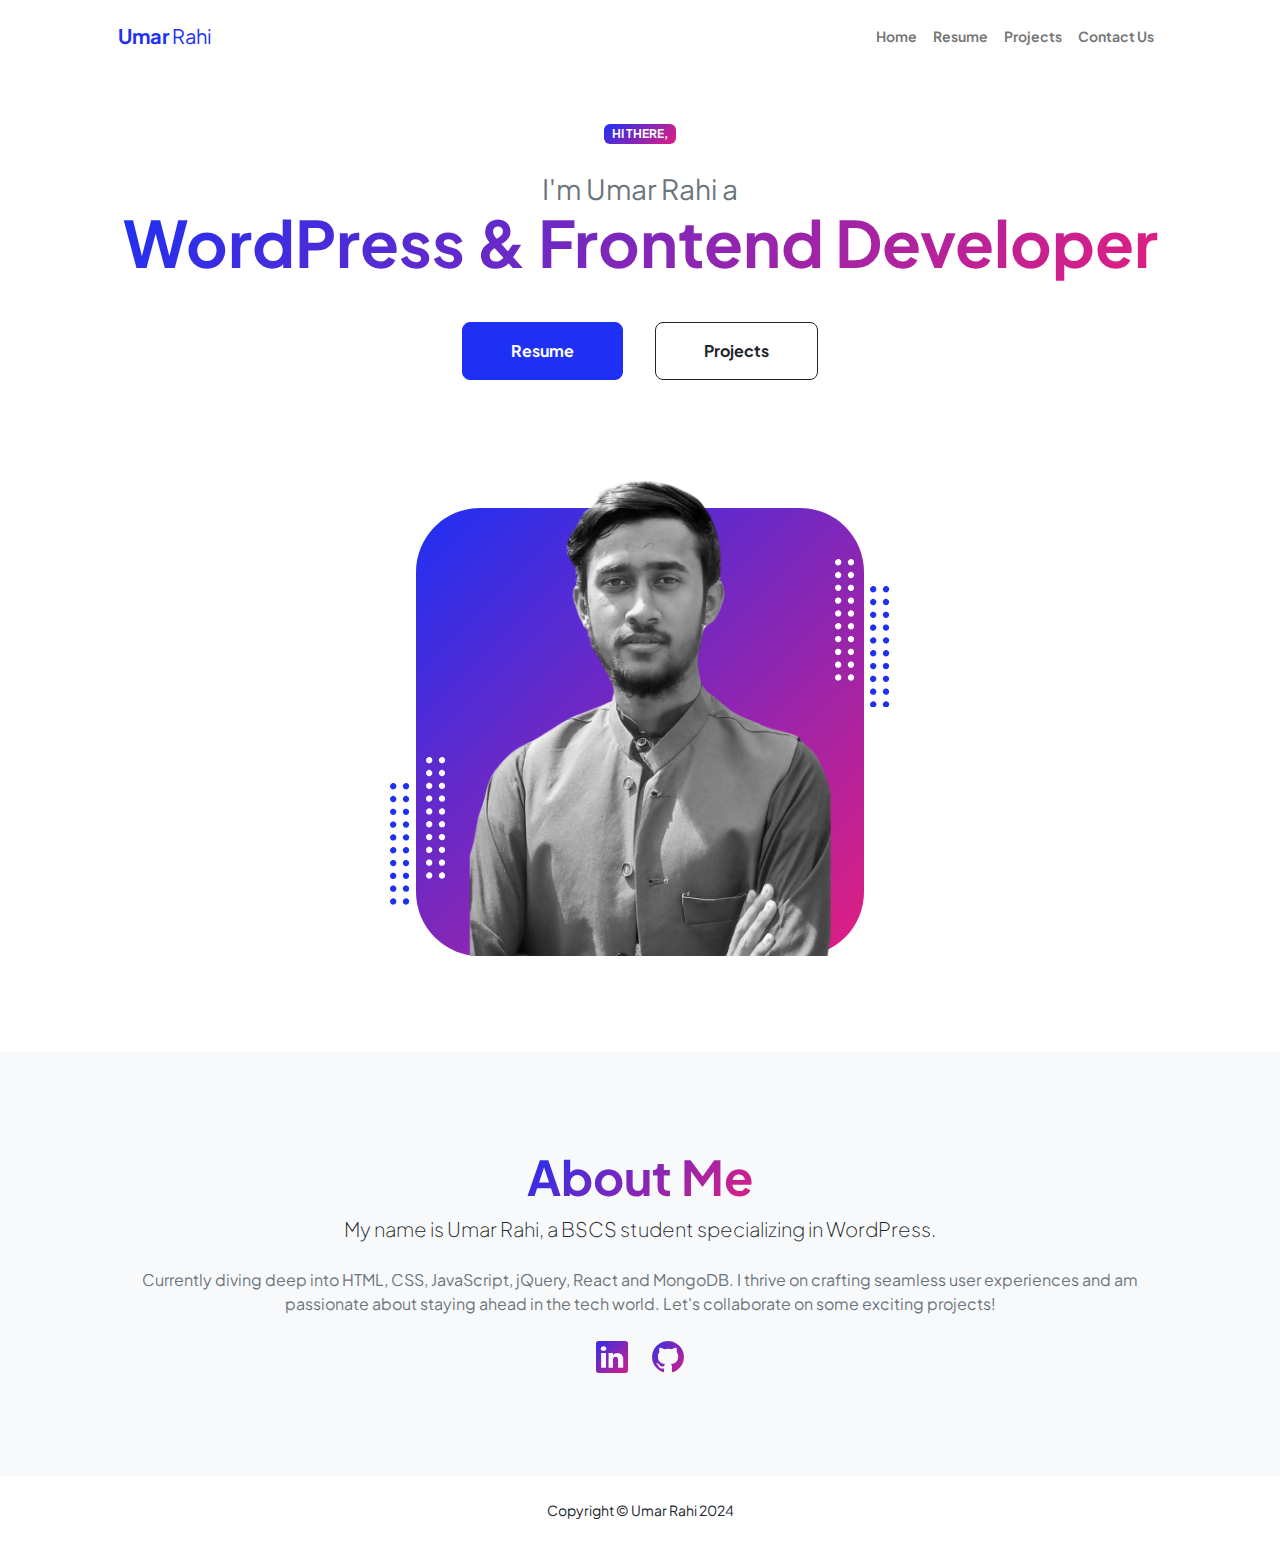
<file: index.html>
<!DOCTYPE html>
<html lang="en">

<head>
    <meta charset="utf-8" />
    <meta name="viewport" content="width=device-width, initial-scale=1, shrink-to-fit=no" />
    <meta name="description" content="" />
    <meta name="author" content="" />
    <title>Umar Rahi - Portfolio</title>
    <!-- Favicon-->
    <link rel="icon" type="image/x-icon" href="assets/favicon.png"/>
    <!-- Custom Google font-->
    <link rel="preconnect" href="https://fonts.googleapis.com" />
    <link rel="preconnect" href="https://fonts.gstatic.com" crossorigin />
    <link
        href="https://fonts.googleapis.com/css2?family=Plus+Jakarta+Sans:wght@100;200;300;400;500;600;700;800;900&amp;display=swap"
        rel="stylesheet" />
    <!-- Bootstrap icons-->
    <link href="https://cdn.jsdelivr.net/npm/bootstrap-icons@1.8.1/font/bootstrap-icons.css" rel="stylesheet" />
    <!-- Core theme CSS (includes Bootstrap)-->
    <link href="css/styles.css" rel="stylesheet" />
</head>

<body class="d-flex flex-column h-100">
    <main class="flex-shrink-0">
        <!-- Navigation-->
        <nav class="navbar navbar-expand-lg navbar-light bg-white py-3">
            <div class="container px-5">
                <a class="navbar-brand" href="index.html"><span class=" text-primary"><strong>Umar</strong> Rahi</span></a>
                <button class="navbar-toggler" type="button" data-bs-toggle="collapse"
                    data-bs-target="#navbarSupportedContent" aria-controls="navbarSupportedContent"
                    aria-expanded="false" aria-label="Toggle navigation"><span
                        class="navbar-toggler-icon"></span></button>
                <div class="collapse navbar-collapse" id="navbarSupportedContent">
                    <ul class="navbar-nav ms-auto mb-2 mb-lg-0 small fw-bolder">
                        <li class="nav-item"><a class="nav-link" href="index.html">Home</a></li>
                        <li class="nav-item"><a class="nav-link" href="resume.html">Resume</a></li>
                        <li class="nav-item"><a class="nav-link" href="projects.html">Projects</a></li>
                        <li class="nav-item"><a class="nav-link" href="contact.html">Contact Us</a></li>
                    </ul>
                </div>
            </div>
        </nav>
        <!-- Header-->
        <header class="py-5">
            <div class="container px-5 pb-5">
                <div class="row gx-5 align-items-center">
                    <div class="col-xxl-5">
                        <!-- Header text content-->
                        <div class="text-center text-xxl-start">
                            <div class="badge bg-gradient-primary-to-secondary text-white mb-4">
                                <!-- <div class="text-uppercase">Design &middot; Development &middot; Marketing</div> -->
                                <div class="text-uppercase">Hi there,</div>
                            </div>
                            <div class="fs-3 fw-medium text-muted">I'm Umar Rahi a</div>
                            <h1 class="display-3 fw-bold mb-5"><span class="text-gradient d-inline">WordPress & Frontend
                                    Developer</span></h1>
                            <div
                                class="d-grid gap-3 d-sm-flex justify-content-sm-center justify-content-xxl-start mb-3">
                                <a class="btn btn-primary btn-lg px-5 py-3 me-sm-3 fs-6 fw-bolder"
                                    href="resume.html">Resume</a>
                                <a class="btn btn-outline-dark btn-lg px-5 py-3 fs-6 fw-bolder"
                                    href="projects.html">Projects</a>
                            </div>
                        </div>
                    </div>
                    <div class="col-xxl-7">
                        <!-- Header profile picture-->
                        <div class="d-flex justify-content-center mt-5 mt-xxl-0">
                            <div class="profile bg-gradient-primary-to-secondary">
                                <!-- TIP: For best results, use a photo with a transparent background like the demo example below-->
                                <!-- Watch a tutorial on how to do this on YouTube (link)-->
                                <img class="profile-img" src="assets/profile.png" alt="..." />
                                <div class="dots-1">
                                    <!-- SVG Dots-->
                                    <svg version="1.1" xmlns="http://www.w3.org/2000/svg"
                                        xmlns:xlink="http://www.w3.org/1999/xlink" x="0px" y="0px"
                                        viewBox="0 0 191.6 1215.4" style="enable-background: new 0 0 191.6 1215.4"
                                        xml:space="preserve">
                                        <g transform="translate(0.000000,1280.000000) scale(0.100000,-0.100000)">
                                            <path
                                                d="M227.7,12788.6c-105-35-200-141-222-248c-43-206,163-412,369-369c155,32,275,190,260,339c-11,105-90,213-190,262        C383.7,12801.6,289.7,12808.6,227.7,12788.6z">
                                            </path>
                                            <path
                                                d="M1507.7,12788.6c-151-50-253-216-222-362c25-119,136-230,254-255c194-41,395,142,375,339c-11,105-90,213-190,262        C1663.7,12801.6,1569.7,12808.6,1507.7,12788.6z">
                                            </path>
                                            <path
                                                d="M227.7,11508.6c-105-35-200-141-222-248c-43-206,163-412,369-369c155,32,275,190,260,339c-11,105-90,213-190,262        C383.7,11521.6,289.7,11528.6,227.7,11508.6z">
                                            </path>
                                            <path
                                                d="M1507.7,11508.6c-151-50-253-216-222-362c25-119,136-230,254-255c194-41,395,142,375,339c-11,105-90,213-190,262        C1663.7,11521.6,1569.7,11528.6,1507.7,11508.6z">
                                            </path>
                                            <path
                                                d="M227.7,10228.6c-105-35-200-141-222-248c-43-206,163-412,369-369c155,32,275,190,260,339c-11,105-90,213-190,262        C383.7,10241.6,289.7,10248.6,227.7,10228.6z">
                                            </path>
                                            <path
                                                d="M1507.7,10228.6c-105-35-200-141-222-248c-43-206,163-412,369-369c155,32,275,190,260,339c-11,105-90,213-190,262        C1663.7,10241.6,1569.7,10248.6,1507.7,10228.6z">
                                            </path>
                                            <path
                                                d="M227.7,8948.6c-105-35-200-141-222-248c-43-206,163-412,369-369c155,32,275,190,260,339c-11,105-90,213-190,262        C383.7,8961.6,289.7,8968.6,227.7,8948.6z">
                                            </path>
                                            <path
                                                d="M1507.7,8948.6c-105-35-200-141-222-248c-43-206,163-412,369-369c155,32,275,190,260,339c-11,105-90,213-190,262        C1663.7,8961.6,1569.7,8968.6,1507.7,8948.6z">
                                            </path>
                                            <path
                                                d="M227.7,7668.6c-105-35-200-141-222-248c-43-206,163-412,369-369c155,32,275,190,260,339c-11,105-90,213-190,262        C383.7,7681.6,289.7,7688.6,227.7,7668.6z">
                                            </path>
                                            <path
                                                d="M1507.7,7668.6c-105-35-200-141-222-248c-43-206,163-412,369-369c155,32,275,190,260,339c-11,105-90,213-190,262        C1663.7,7681.6,1569.7,7688.6,1507.7,7668.6z">
                                            </path>
                                            <path
                                                d="M227.7,6388.6c-105-35-200-141-222-248c-43-206,163-412,369-369c155,32,275,190,260,339c-11,105-90,213-190,262        C383.7,6401.6,289.7,6408.6,227.7,6388.6z">
                                            </path>
                                            <path
                                                d="M1507.7,6388.6c-105-35-200-141-222-248c-43-206,163-412,369-369c155,32,275,190,260,339c-11,105-90,213-190,262        C1663.7,6401.6,1569.7,6408.6,1507.7,6388.6z">
                                            </path>
                                            <path
                                                d="M227.7,5108.6c-105-35-200-141-222-248c-43-206,163-412,369-369c155,32,275,190,260,339c-11,105-90,213-190,262        C383.7,5121.6,289.7,5128.6,227.7,5108.6z">
                                            </path>
                                            <path
                                                d="M1507.7,5108.6c-105-35-200-141-222-248c-43-206,163-412,369-369c155,32,275,190,260,339c-11,105-90,213-190,262        C1663.7,5121.6,1569.7,5128.6,1507.7,5108.6z">
                                            </path>
                                            <path
                                                d="M227.7,3828.6c-105-35-200-141-222-248c-43-206,163-412,369-369c155,32,275,190,260,339c-11,105-90,213-190,262        C383.7,3841.6,289.7,3848.6,227.7,3828.6z">
                                            </path>
                                            <path
                                                d="M1507.7,3828.6c-105-35-200-141-222-248c-43-206,163-412,369-369c155,32,275,190,260,339c-11,105-90,213-190,262        C1663.7,3841.6,1569.7,3848.6,1507.7,3828.6z">
                                            </path>
                                            <path
                                                d="M227.7,2548.6c-105-35-200-141-222-248c-43-206,163-412,369-369c155,32,275,190,260,339c-11,105-90,213-190,262        C383.7,2561.6,289.7,2568.6,227.7,2548.6z">
                                            </path>
                                            <path
                                                d="M1507.7,2548.6c-105-35-200-141-222-248c-43-206,163-412,369-369c155,32,275,190,260,339c-11,105-90,213-190,262        C1663.7,2561.6,1569.7,2568.6,1507.7,2548.6z">
                                            </path>
                                            <path
                                                d="M227.7,1268.6c-105-35-200-141-222-248c-43-206,163-412,369-369c155,32,275,190,260,339c-11,105-90,213-190,262        C383.7,1281.6,289.7,1288.6,227.7,1268.6z">
                                            </path>
                                            <path
                                                d="M1507.7,1268.6c-105-35-200-141-222-248c-43-206,163-412,369-369c155,32,275,190,260,339c-11,105-90,213-190,262        C1663.7,1281.6,1569.7,1288.6,1507.7,1268.6z">
                                            </path>
                                        </g>
                                    </svg>
                                    <!-- END of SVG dots-->
                                </div>
                                <div class="dots-2">
                                    <!-- SVG Dots-->
                                    <svg version="1.1" xmlns="http://www.w3.org/2000/svg"
                                        xmlns:xlink="http://www.w3.org/1999/xlink" x="0px" y="0px"
                                        viewBox="0 0 191.6 1215.4" style="enable-background: new 0 0 191.6 1215.4"
                                        xml:space="preserve">
                                        <g transform="translate(0.000000,1280.000000) scale(0.100000,-0.100000)">
                                            <path
                                                d="M227.7,12788.6c-105-35-200-141-222-248c-43-206,163-412,369-369c155,32,275,190,260,339c-11,105-90,213-190,262        C383.7,12801.6,289.7,12808.6,227.7,12788.6z">
                                            </path>
                                            <path
                                                d="M1507.7,12788.6c-151-50-253-216-222-362c25-119,136-230,254-255c194-41,395,142,375,339c-11,105-90,213-190,262        C1663.7,12801.6,1569.7,12808.6,1507.7,12788.6z">
                                            </path>
                                            <path
                                                d="M227.7,11508.6c-105-35-200-141-222-248c-43-206,163-412,369-369c155,32,275,190,260,339c-11,105-90,213-190,262        C383.7,11521.6,289.7,11528.6,227.7,11508.6z">
                                            </path>
                                            <path
                                                d="M1507.7,11508.6c-151-50-253-216-222-362c25-119,136-230,254-255c194-41,395,142,375,339c-11,105-90,213-190,262        C1663.7,11521.6,1569.7,11528.6,1507.7,11508.6z">
                                            </path>
                                            <path
                                                d="M227.7,10228.6c-105-35-200-141-222-248c-43-206,163-412,369-369c155,32,275,190,260,339c-11,105-90,213-190,262        C383.7,10241.6,289.7,10248.6,227.7,10228.6z">
                                            </path>
                                            <path
                                                d="M1507.7,10228.6c-105-35-200-141-222-248c-43-206,163-412,369-369c155,32,275,190,260,339c-11,105-90,213-190,262        C1663.7,10241.6,1569.7,10248.6,1507.7,10228.6z">
                                            </path>
                                            <path
                                                d="M227.7,8948.6c-105-35-200-141-222-248c-43-206,163-412,369-369c155,32,275,190,260,339c-11,105-90,213-190,262        C383.7,8961.6,289.7,8968.6,227.7,8948.6z">
                                            </path>
                                            <path
                                                d="M1507.7,8948.6c-105-35-200-141-222-248c-43-206,163-412,369-369c155,32,275,190,260,339c-11,105-90,213-190,262        C1663.7,8961.6,1569.7,8968.6,1507.7,8948.6z">
                                            </path>
                                            <path
                                                d="M227.7,7668.6c-105-35-200-141-222-248c-43-206,163-412,369-369c155,32,275,190,260,339c-11,105-90,213-190,262        C383.7,7681.6,289.7,7688.6,227.7,7668.6z">
                                            </path>
                                            <path
                                                d="M1507.7,7668.6c-105-35-200-141-222-248c-43-206,163-412,369-369c155,32,275,190,260,339c-11,105-90,213-190,262        C1663.7,7681.6,1569.7,7688.6,1507.7,7668.6z">
                                            </path>
                                            <path
                                                d="M227.7,6388.6c-105-35-200-141-222-248c-43-206,163-412,369-369c155,32,275,190,260,339c-11,105-90,213-190,262        C383.7,6401.6,289.7,6408.6,227.7,6388.6z">
                                            </path>
                                            <path
                                                d="M1507.7,6388.6c-105-35-200-141-222-248c-43-206,163-412,369-369c155,32,275,190,260,339c-11,105-90,213-190,262        C1663.7,6401.6,1569.7,6408.6,1507.7,6388.6z">
                                            </path>
                                            <path
                                                d="M227.7,5108.6c-105-35-200-141-222-248c-43-206,163-412,369-369c155,32,275,190,260,339c-11,105-90,213-190,262        C383.7,5121.6,289.7,5128.6,227.7,5108.6z">
                                            </path>
                                            <path
                                                d="M1507.7,5108.6c-105-35-200-141-222-248c-43-206,163-412,369-369c155,32,275,190,260,339c-11,105-90,213-190,262        C1663.7,5121.6,1569.7,5128.6,1507.7,5108.6z">
                                            </path>
                                            <path
                                                d="M227.7,3828.6c-105-35-200-141-222-248c-43-206,163-412,369-369c155,32,275,190,260,339c-11,105-90,213-190,262        C383.7,3841.6,289.7,3848.6,227.7,3828.6z">
                                            </path>
                                            <path
                                                d="M1507.7,3828.6c-105-35-200-141-222-248c-43-206,163-412,369-369c155,32,275,190,260,339c-11,105-90,213-190,262        C1663.7,3841.6,1569.7,3848.6,1507.7,3828.6z">
                                            </path>
                                            <path
                                                d="M227.7,2548.6c-105-35-200-141-222-248c-43-206,163-412,369-369c155,32,275,190,260,339c-11,105-90,213-190,262        C383.7,2561.6,289.7,2568.6,227.7,2548.6z">
                                            </path>
                                            <path
                                                d="M1507.7,2548.6c-105-35-200-141-222-248c-43-206,163-412,369-369c155,32,275,190,260,339c-11,105-90,213-190,262        C1663.7,2561.6,1569.7,2568.6,1507.7,2548.6z">
                                            </path>
                                            <path
                                                d="M227.7,1268.6c-105-35-200-141-222-248c-43-206,163-412,369-369c155,32,275,190,260,339c-11,105-90,213-190,262        C383.7,1281.6,289.7,1288.6,227.7,1268.6z">
                                            </path>
                                            <path
                                                d="M1507.7,1268.6c-105-35-200-141-222-248c-43-206,163-412,369-369c155,32,275,190,260,339c-11,105-90,213-190,262        C1663.7,1281.6,1569.7,1288.6,1507.7,1268.6z">
                                            </path>
                                        </g>
                                    </svg>
                                    <!-- END of SVG dots-->
                                </div>
                                <div class="dots-3">
                                    <!-- SVG Dots-->
                                    <svg version="1.1" xmlns="http://www.w3.org/2000/svg"
                                        xmlns:xlink="http://www.w3.org/1999/xlink" x="0px" y="0px"
                                        viewBox="0 0 191.6 1215.4" style="enable-background: new 0 0 191.6 1215.4"
                                        xml:space="preserve">
                                        <g transform="translate(0.000000,1280.000000) scale(0.100000,-0.100000)">
                                            <path
                                                d="M227.7,12788.6c-105-35-200-141-222-248c-43-206,163-412,369-369c155,32,275,190,260,339c-11,105-90,213-190,262        C383.7,12801.6,289.7,12808.6,227.7,12788.6z">
                                            </path>
                                            <path
                                                d="M1507.7,12788.6c-151-50-253-216-222-362c25-119,136-230,254-255c194-41,395,142,375,339c-11,105-90,213-190,262        C1663.7,12801.6,1569.7,12808.6,1507.7,12788.6z">
                                            </path>
                                            <path
                                                d="M227.7,11508.6c-105-35-200-141-222-248c-43-206,163-412,369-369c155,32,275,190,260,339c-11,105-90,213-190,262        C383.7,11521.6,289.7,11528.6,227.7,11508.6z">
                                            </path>
                                            <path
                                                d="M1507.7,11508.6c-151-50-253-216-222-362c25-119,136-230,254-255c194-41,395,142,375,339c-11,105-90,213-190,262        C1663.7,11521.6,1569.7,11528.6,1507.7,11508.6z">
                                            </path>
                                            <path
                                                d="M227.7,10228.6c-105-35-200-141-222-248c-43-206,163-412,369-369c155,32,275,190,260,339c-11,105-90,213-190,262        C383.7,10241.6,289.7,10248.6,227.7,10228.6z">
                                            </path>
                                            <path
                                                d="M1507.7,10228.6c-105-35-200-141-222-248c-43-206,163-412,369-369c155,32,275,190,260,339c-11,105-90,213-190,262        C1663.7,10241.6,1569.7,10248.6,1507.7,10228.6z">
                                            </path>
                                            <path
                                                d="M227.7,8948.6c-105-35-200-141-222-248c-43-206,163-412,369-369c155,32,275,190,260,339c-11,105-90,213-190,262        C383.7,8961.6,289.7,8968.6,227.7,8948.6z">
                                            </path>
                                            <path
                                                d="M1507.7,8948.6c-105-35-200-141-222-248c-43-206,163-412,369-369c155,32,275,190,260,339c-11,105-90,213-190,262        C1663.7,8961.6,1569.7,8968.6,1507.7,8948.6z">
                                            </path>
                                            <path
                                                d="M227.7,7668.6c-105-35-200-141-222-248c-43-206,163-412,369-369c155,32,275,190,260,339c-11,105-90,213-190,262        C383.7,7681.6,289.7,7688.6,227.7,7668.6z">
                                            </path>
                                            <path
                                                d="M1507.7,7668.6c-105-35-200-141-222-248c-43-206,163-412,369-369c155,32,275,190,260,339c-11,105-90,213-190,262        C1663.7,7681.6,1569.7,7688.6,1507.7,7668.6z">
                                            </path>
                                            <path
                                                d="M227.7,6388.6c-105-35-200-141-222-248c-43-206,163-412,369-369c155,32,275,190,260,339c-11,105-90,213-190,262        C383.7,6401.6,289.7,6408.6,227.7,6388.6z">
                                            </path>
                                            <path
                                                d="M1507.7,6388.6c-105-35-200-141-222-248c-43-206,163-412,369-369c155,32,275,190,260,339c-11,105-90,213-190,262        C1663.7,6401.6,1569.7,6408.6,1507.7,6388.6z">
                                            </path>
                                            <path
                                                d="M227.7,5108.6c-105-35-200-141-222-248c-43-206,163-412,369-369c155,32,275,190,260,339c-11,105-90,213-190,262        C383.7,5121.6,289.7,5128.6,227.7,5108.6z">
                                            </path>
                                            <path
                                                d="M1507.7,5108.6c-105-35-200-141-222-248c-43-206,163-412,369-369c155,32,275,190,260,339c-11,105-90,213-190,262        C1663.7,5121.6,1569.7,5128.6,1507.7,5108.6z">
                                            </path>
                                            <path
                                                d="M227.7,3828.6c-105-35-200-141-222-248c-43-206,163-412,369-369c155,32,275,190,260,339c-11,105-90,213-190,262        C383.7,3841.6,289.7,3848.6,227.7,3828.6z">
                                            </path>
                                            <path
                                                d="M1507.7,3828.6c-105-35-200-141-222-248c-43-206,163-412,369-369c155,32,275,190,260,339c-11,105-90,213-190,262        C1663.7,3841.6,1569.7,3848.6,1507.7,3828.6z">
                                            </path>
                                            <path
                                                d="M227.7,2548.6c-105-35-200-141-222-248c-43-206,163-412,369-369c155,32,275,190,260,339c-11,105-90,213-190,262        C383.7,2561.6,289.7,2568.6,227.7,2548.6z">
                                            </path>
                                            <path
                                                d="M1507.7,2548.6c-105-35-200-141-222-248c-43-206,163-412,369-369c155,32,275,190,260,339c-11,105-90,213-190,262        C1663.7,2561.6,1569.7,2568.6,1507.7,2548.6z">
                                            </path>
                                            <path
                                                d="M227.7,1268.6c-105-35-200-141-222-248c-43-206,163-412,369-369c155,32,275,190,260,339c-11,105-90,213-190,262        C383.7,1281.6,289.7,1288.6,227.7,1268.6z">
                                            </path>
                                            <path
                                                d="M1507.7,1268.6c-105-35-200-141-222-248c-43-206,163-412,369-369c155,32,275,190,260,339c-11,105-90,213-190,262        C1663.7,1281.6,1569.7,1288.6,1507.7,1268.6z">
                                            </path>
                                        </g>
                                    </svg>
                                    <!-- END of SVG dots-->
                                </div>
                                <div class="dots-4">
                                    <!-- SVG Dots-->
                                    <svg version="1.1" xmlns="http://www.w3.org/2000/svg"
                                        xmlns:xlink="http://www.w3.org/1999/xlink" x="0px" y="0px"
                                        viewBox="0 0 191.6 1215.4" style="enable-background: new 0 0 191.6 1215.4"
                                        xml:space="preserve">
                                        <g transform="translate(0.000000,1280.000000) scale(0.100000,-0.100000)">
                                            <path
                                                d="M227.7,12788.6c-105-35-200-141-222-248c-43-206,163-412,369-369c155,32,275,190,260,339c-11,105-90,213-190,262        C383.7,12801.6,289.7,12808.6,227.7,12788.6z">
                                            </path>
                                            <path
                                                d="M1507.7,12788.6c-151-50-253-216-222-362c25-119,136-230,254-255c194-41,395,142,375,339c-11,105-90,213-190,262        C1663.7,12801.6,1569.7,12808.6,1507.7,12788.6z">
                                            </path>
                                            <path
                                                d="M227.7,11508.6c-105-35-200-141-222-248c-43-206,163-412,369-369c155,32,275,190,260,339c-11,105-90,213-190,262        C383.7,11521.6,289.7,11528.6,227.7,11508.6z">
                                            </path>
                                            <path
                                                d="M1507.7,11508.6c-151-50-253-216-222-362c25-119,136-230,254-255c194-41,395,142,375,339c-11,105-90,213-190,262        C1663.7,11521.6,1569.7,11528.6,1507.7,11508.6z">
                                            </path>
                                            <path
                                                d="M227.7,10228.6c-105-35-200-141-222-248c-43-206,163-412,369-369c155,32,275,190,260,339c-11,105-90,213-190,262        C383.7,10241.6,289.7,10248.6,227.7,10228.6z">
                                            </path>
                                            <path
                                                d="M1507.7,10228.6c-105-35-200-141-222-248c-43-206,163-412,369-369c155,32,275,190,260,339c-11,105-90,213-190,262        C1663.7,10241.6,1569.7,10248.6,1507.7,10228.6z">
                                            </path>
                                            <path
                                                d="M227.7,8948.6c-105-35-200-141-222-248c-43-206,163-412,369-369c155,32,275,190,260,339c-11,105-90,213-190,262        C383.7,8961.6,289.7,8968.6,227.7,8948.6z">
                                            </path>
                                            <path
                                                d="M1507.7,8948.6c-105-35-200-141-222-248c-43-206,163-412,369-369c155,32,275,190,260,339c-11,105-90,213-190,262        C1663.7,8961.6,1569.7,8968.6,1507.7,8948.6z">
                                            </path>
                                            <path
                                                d="M227.7,7668.6c-105-35-200-141-222-248c-43-206,163-412,369-369c155,32,275,190,260,339c-11,105-90,213-190,262        C383.7,7681.6,289.7,7688.6,227.7,7668.6z">
                                            </path>
                                            <path
                                                d="M1507.7,7668.6c-105-35-200-141-222-248c-43-206,163-412,369-369c155,32,275,190,260,339c-11,105-90,213-190,262        C1663.7,7681.6,1569.7,7688.6,1507.7,7668.6z">
                                            </path>
                                            <path
                                                d="M227.7,6388.6c-105-35-200-141-222-248c-43-206,163-412,369-369c155,32,275,190,260,339c-11,105-90,213-190,262        C383.7,6401.6,289.7,6408.6,227.7,6388.6z">
                                            </path>
                                            <path
                                                d="M1507.7,6388.6c-105-35-200-141-222-248c-43-206,163-412,369-369c155,32,275,190,260,339c-11,105-90,213-190,262        C1663.7,6401.6,1569.7,6408.6,1507.7,6388.6z">
                                            </path>
                                            <path
                                                d="M227.7,5108.6c-105-35-200-141-222-248c-43-206,163-412,369-369c155,32,275,190,260,339c-11,105-90,213-190,262        C383.7,5121.6,289.7,5128.6,227.7,5108.6z">
                                            </path>
                                            <path
                                                d="M1507.7,5108.6c-105-35-200-141-222-248c-43-206,163-412,369-369c155,32,275,190,260,339c-11,105-90,213-190,262        C1663.7,5121.6,1569.7,5128.6,1507.7,5108.6z">
                                            </path>
                                            <path
                                                d="M227.7,3828.6c-105-35-200-141-222-248c-43-206,163-412,369-369c155,32,275,190,260,339c-11,105-90,213-190,262        C383.7,3841.6,289.7,3848.6,227.7,3828.6z">
                                            </path>
                                            <path
                                                d="M1507.7,3828.6c-105-35-200-141-222-248c-43-206,163-412,369-369c155,32,275,190,260,339c-11,105-90,213-190,262        C1663.7,3841.6,1569.7,3848.6,1507.7,3828.6z">
                                            </path>
                                            <path
                                                d="M227.7,2548.6c-105-35-200-141-222-248c-43-206,163-412,369-369c155,32,275,190,260,339c-11,105-90,213-190,262        C383.7,2561.6,289.7,2568.6,227.7,2548.6z">
                                            </path>
                                            <path
                                                d="M1507.7,2548.6c-105-35-200-141-222-248c-43-206,163-412,369-369c155,32,275,190,260,339c-11,105-90,213-190,262        C1663.7,2561.6,1569.7,2568.6,1507.7,2548.6z">
                                            </path>
                                            <path
                                                d="M227.7,1268.6c-105-35-200-141-222-248c-43-206,163-412,369-369c155,32,275,190,260,339c-11,105-90,213-190,262        C383.7,1281.6,289.7,1288.6,227.7,1268.6z">
                                            </path>
                                            <path
                                                d="M1507.7,1268.6c-105-35-200-141-222-248c-43-206,163-412,369-369c155,32,275,190,260,339c-11,105-90,213-190,262        C1663.7,1281.6,1569.7,1288.6,1507.7,1268.6z">
                                            </path>
                                        </g>
                                    </svg>
                                    <!-- END of SVG dots-->
                                </div>
                            </div>
                        </div>
                    </div>
                </div>
            </div>
        </header>
        <!-- About Section-->
        <section class="bg-light py-5">
            <div class="container px-5">
                <div class="row gx-5 justify-content-center">
                    <div class="col-xxl-8">
                        <div class="text-center my-5">
                            <h2 class="display-5 fw-bolder"><span class="text-gradient d-inline">About Me</span></h2>
                            <p class="lead fw-light mb-4">My name is Umar Rahi, a BSCS student specializing in
                                WordPress.</p>
                            <p class="text-muted">Currently diving deep into HTML, CSS, JavaScript, jQuery, React and
                                MongoDB. I thrive on crafting seamless user experiences and am passionate about staying
                                ahead in the tech world. Let's collaborate on some exciting projects!</p>
                            <div class="d-flex justify-content-center fs-2 gap-4">
                                <a class="text-gradient" href="https://www.linkedin.com/in/umarrahi2004/" target="_blank"><i class="bi bi-linkedin"></i></a>
                                <a class="text-gradient" href="https://github.com/umarrahi" target="_blank"><i class="bi bi-github"></i></a>
                            </div>
                        </div>
                    </div>
                </div>
            </div>
        </section>
    </main>
    <!-- Footer-->
    <footer class="bg-white py-4 mt-auto">
        <div class="container px-5">
            <div class="row align-items-center justify-content-center">
                <div class="col-auto">
                    <div class="small m-0">Copyright &copy; Umar Rahi 2024</div>
                </div>
                <!-- <div class="col-auto">
                    <a class="small" href="#!">Privacy</a>
                    <span class="mx-1">&middot;</span>
                    <a class="small" href="#!">Terms</a>
                    <span class="mx-1">&middot;</span>
                    <a class="small" href="#!">Contact</a>
                </div> -->
            </div>
        </div>
    </footer>
    <!-- Bootstrap core JS-->
    <script src="https://cdn.jsdelivr.net/npm/bootstrap@5.2.3/dist/js/bootstrap.bundle.min.js"></script>
    <!-- Core theme JS-->
    <script src="js/scripts.js"></script>
</body>

</html>
</file>
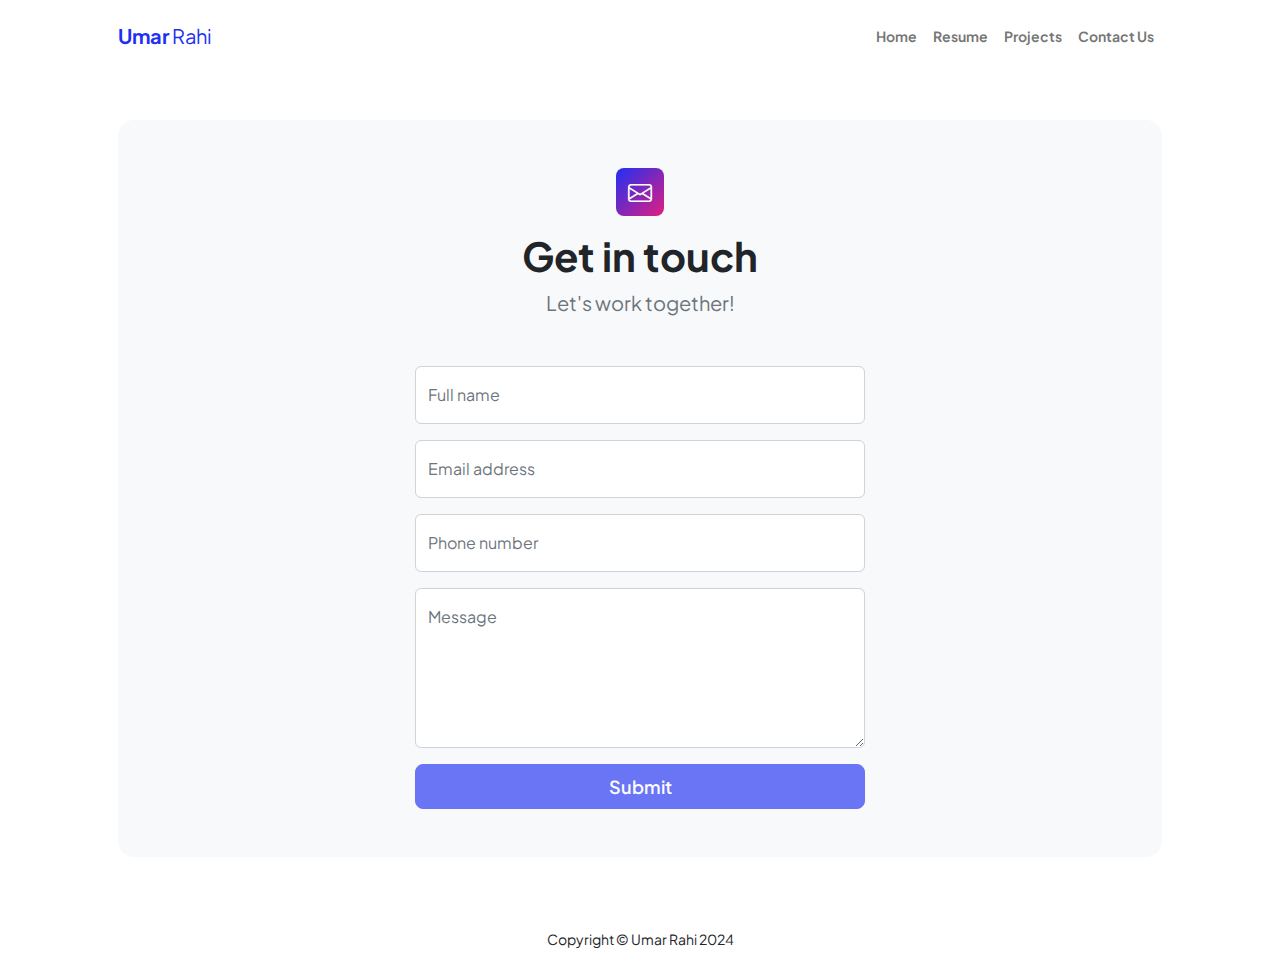
<file: contact.html>
<!DOCTYPE html>
<html lang="en">

<head>
    <meta charset="utf-8" />
    <meta name="viewport" content="width=device-width, initial-scale=1, shrink-to-fit=no" />
    <meta name="description" content />
    <meta name="author" content />
    <title>Contact Us - Umar Rahi</title>
    <!-- Favicon-->
    <link rel="icon" type="image/x-icon" href="assets/favicon.png"/>
    <!-- Custom Google font-->
    <link rel="preconnect" href="https://fonts.googleapis.com" />
    <link rel="preconnect" href="https://fonts.gstatic.com" crossorigin />
    <link
        href="https://fonts.googleapis.com/css2?family=Plus+Jakarta+Sans:wght@100;200;300;400;500;600;700;800;900&amp;display=swap"
        rel="stylesheet" />
    <!-- Bootstrap icons-->
    <link href="https://cdn.jsdelivr.net/npm/bootstrap-icons@1.8.1/font/bootstrap-icons.css" rel="stylesheet" />
    <!-- Core theme CSS (includes Bootstrap)-->
    <link href="css/styles.css" rel="stylesheet" />
</head>

<body class="d-flex flex-column">
    <main class="flex-shrink-0">
        <!-- Navigation-->
        <nav class="navbar navbar-expand-lg navbar-light bg-white py-3">
            <div class="container px-5">
                <a class="navbar-brand" href="index.html"><span class=" text-primary"><strong>Umar</strong>
                        Rahi</span></a>
                <button class="navbar-toggler" type="button" data-bs-toggle="collapse"
                    data-bs-target="#navbarSupportedContent" aria-controls="navbarSupportedContent"
                    aria-expanded="false" aria-label="Toggle navigation"><span
                        class="navbar-toggler-icon"></span></button>
                <div class="collapse navbar-collapse" id="navbarSupportedContent">
                    <ul class="navbar-nav ms-auto mb-2 mb-lg-0 small fw-bolder">
                        <li class="nav-item"><a class="nav-link" href="index.html">Home</a></li>
                        <li class="nav-item"><a class="nav-link" href="resume.html">Resume</a></li>
                        <li class="nav-item"><a class="nav-link" href="projects.html">Projects</a></li>
                        <li class="nav-item"><a class="nav-link" href="contact.html">Contact Us</a></li>
                    </ul>
                </div>
            </div>
        </nav>
        <!-- Page content-->
        <section class="py-5">
            <div class="container px-5">
                <!-- Contact form-->
                <div class="bg-light rounded-4 py-5 px-4 px-md-5">
                    <div class="text-center mb-5">
                        <div class="feature bg-primary bg-gradient-primary-to-secondary text-white rounded-3 mb-3"><i
                                class="bi bi-envelope"></i></div>
                        <h1 class="fw-bolder">Get in touch</h1>
                        <p class="lead fw-normal text-muted mb-0">Let's work together!</p>
                    </div>
                    <div class="row gx-5 justify-content-center">
                        <div class="col-lg-8 col-xl-6">
                            <!-- to get an API token!-->
                            <form id="contactForm" data-sb-form-api-token="f53f7863-a3cb-44f0-8782-06cea697e278">
                                <!-- Name input-->
                                <div class="form-floating mb-3">
                                    <input class="form-control" id="name" type="text" placeholder="Enter your name..."
                                        data-sb-validations="required" />
                                    <label for="name" class="text-muted">Full name</label>
                                    <div class="invalid-feedback" data-sb-feedback="name:required">A name is required.
                                    </div>
                                </div>
                                <!-- Email address input-->
                                <div class="form-floating mb-3">
                                    <input class="form-control" id="email" type="email" placeholder="name@example.com"
                                        data-sb-validations="required,email" />
                                    <label for="email" class="text-muted">Email address</label>
                                    <div class="invalid-feedback" data-sb-feedback="email:required">An email is
                                        required.</div>
                                    <div class="invalid-feedback" data-sb-feedback="email:email">Email is not valid.
                                    </div>
                                </div>
                                <!-- Phone number input-->
                                <div class="form-floating mb-3">
                                    <input class="form-control" id="phone" type="tel" placeholder="(123) 456-7890"
                                        data-sb-validations="required" />
                                    <label for="phone" class="text-muted">Phone number</label>
                                    <div class="invalid-feedback" data-sb-feedback="phone:required">A phone number is
                                        required.</div>
                                </div>
                                <!-- Message input-->
                                <div class="form-floating mb-3">
                                    <textarea class="form-control" id="message" type="text"
                                        placeholder="Enter your message here..." style="height: 10rem"
                                        data-sb-validations="required"></textarea>
                                    <label for="message" class="text-muted">Message</label>
                                    <div class="invalid-feedback" data-sb-feedback="message:required">A message is
                                        required.</div>
                                </div>
                                <!-- Submit success message-->
                                <!---->
                                <!-- This is what your users will see when the form-->
                                <!-- has successfully submitted-->
                                <div class="d-none" id="submitSuccessMessage">
                                    <div class="text-center mb-3">
                                        <div class="fw-bolder text-success">Form submission successful!</div>
                                    </div>
                                </div>
                                <!-- Submit error message-->
                                <!---->
                                <!-- This is what your users will see when there is-->
                                <!-- an error submitting the form-->
                                <div class="d-none" id="submitErrorMessage">
                                    <div class="text-center text-danger mb-3">Error sending message!</div>
                                </div>
                                <!-- Submit Button-->
                                <div class="d-grid"><button class="btn btn-primary btn-lg fw-semibold disabled" id="submitButton"
                                        type="submit">Submit</button></div>
                            </form>
                        </div>
                    </div>
                </div>
            </div>
        </section>
    </main>
    <!-- Footer-->
    <footer class="bg-white py-4 mt-auto">
        <div class="container px-5">
            <div class="row align-items-center justify-content-center">
                <div class="col-auto">
                    <div class="small m-0">Copyright &copy; Umar Rahi 2024</div>
                </div>
            </div>
        </div>
    </footer>
    <!-- Bootstrap core JS-->
    <script src="https://cdn.jsdelivr.net/npm/bootstrap@5.2.3/dist/js/bootstrap.bundle.min.js"></script>
    <!-- Core theme JS-->
    <script src="js/scripts.js"></script>
    <!-- * * * * * * * * * * * * * * * * * * * * * * * * * * * * * * * * * * * * * * * *-->
    <!-- * *                               SB Forms JS                               * *-->
    <!-- * * Activate your form at https://startbootstrap.com/solution/contact-forms * *-->
    <!-- * * * * * * * * * * * * * * * * * * * * * * * * * * * * * * * * * * * * * * * *-->
    <script src="https://cdn.startbootstrap.com/sb-forms-latest.js"></script>
</body>

</html>
</file>
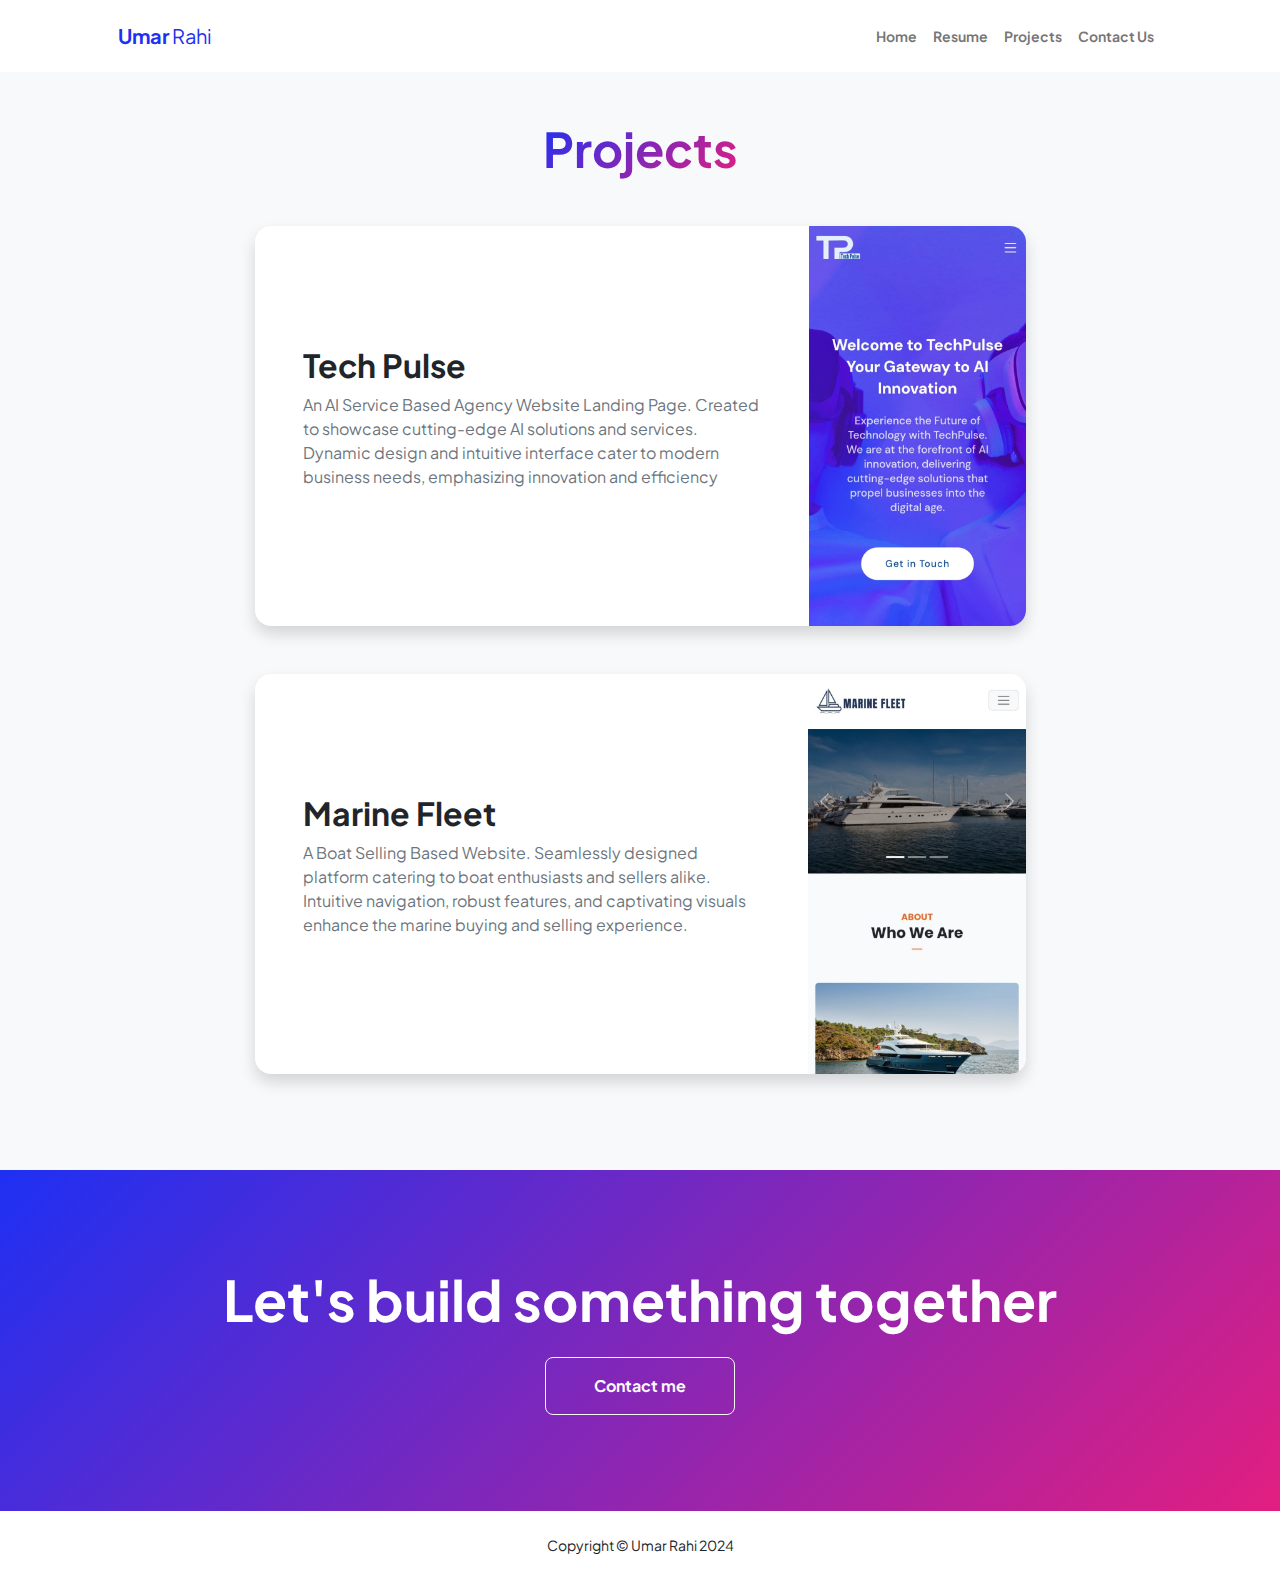
<file: projects.html>
<!DOCTYPE html>
<html lang="en">

<head>
    <meta charset="utf-8" />
    <meta name="viewport" content="width=device-width, initial-scale=1, shrink-to-fit=no" />
    <meta name="description" content="" />
    <meta name="author" content="" />
    <title>Project - Umar Rahi</title>
    <!-- Favicon-->
    <link rel="icon" type="image/x-icon" href="assets/favicon.png" />
    <!-- Custom Google font-->
    <link rel="preconnect" href="https://fonts.googleapis.com" />
    <link rel="preconnect" href="https://fonts.gstatic.com" crossorigin />
    <link
        href="https://fonts.googleapis.com/css2?family=Plus+Jakarta+Sans:wght@100;200;300;400;500;600;700;800;900&amp;display=swap"
        rel="stylesheet" />
    <!-- Bootstrap icons-->
    <link href="https://cdn.jsdelivr.net/npm/bootstrap-icons@1.8.1/font/bootstrap-icons.css" rel="stylesheet" />
    <!-- Core theme CSS (includes Bootstrap)-->
    <link href="css/styles.css" rel="stylesheet" />
</head>

<body class="d-flex flex-column h-100 bg-light">
    <main class="flex-shrink-0">
        <nav class="navbar navbar-expand-lg navbar-light bg-white py-3">
            <div class="container px-5">
                <a class="navbar-brand" href="index.html"><span class=" text-primary"><strong>Umar</strong>
                        Rahi</span></a>
                <button class="navbar-toggler" type="button" data-bs-toggle="collapse"
                    data-bs-target="#navbarSupportedContent" aria-controls="navbarSupportedContent"
                    aria-expanded="false" aria-label="Toggle navigation"><span
                        class="navbar-toggler-icon"></span></button>
                <div class="collapse navbar-collapse" id="navbarSupportedContent">
                    <ul class="navbar-nav ms-auto mb-2 mb-lg-0 small fw-bolder">
                        <li class="nav-item"><a class="nav-link" href="index.html">Home</a></li>
                        <li class="nav-item"><a class="nav-link" href="resume.html">Resume</a></li>
                        <li class="nav-item"><a class="nav-link" href="projects.html">Projects</a></li>
                        <li class="nav-item"><a class="nav-link" href="contact.html">Contact Us</a></li>
                    </ul>
                </div>
            </div>
        </nav>
        <!-- Projects Section-->
        <section class="py-5">
            <div class="container px-5 mb-5">
                <div class="text-center mb-5">
                    <h1 class="display-5 fw-bolder mb-0"><span class="text-gradient d-inline">Projects</span></h1>
                </div>
                <div class="row gx-5 justify-content-center">
                    <div class="col-lg-11 col-xl-9 col-xxl-8">
                        <!-- Project Card 1-->
                        <div class="card overflow-hidden shadow rounded-4 border-0 mb-5">
                            <div class="card-body p-0">
                                <div class="d-flex align-items-center">
                                    <div class="p-5">
                                        <h2 class="fw-bolder project-title"> <a
                                                href="https://umarrahi.github.io/techpulse/" target="_blank">Tech
                                                Pulse</a> </h2>
                                        <p class="text-muted">
                                            An AI Service Based Agency Website Landing Page. Created to showcase
                                            cutting-edge AI solutions and services. Dynamic design and intuitive
                                            interface cater to modern business needs, emphasizing innovation and
                                            efficiency
                                        </p>
                                    </div>
                                    <img class="img-fluid project-img" src="/assets/techpulse.jpg" alt="techpulse" />
                                </div>
                            </div>
                        </div>
                        <!-- Project Card 2-->
                        <div class="card overflow-hidden shadow rounded-4 border-0">
                            <div class="card-body p-0">
                                <div class="d-flex align-items-center">
                                    <div class="p-5">
                                        <h2 class="fw-bolder project-title"> <a
                                                href="https://umarrahi.github.io/marinefleet/" target="_blank">Marine
                                                Fleet</a> </h2>
                                        <p class="text-muted">
                                            A Boat Selling Based Website. Seamlessly designed platform catering to boat
                                            enthusiasts and sellers alike. Intuitive navigation, robust features, and
                                            captivating visuals enhance the marine buying and selling experience.
                                        </p>
                                    </div>
                                    <img class="img-fluid project-img" src="/assets/marinefleet.jpg"
                                        alt="marinefleet" />
                                </div>
                            </div>
                        </div>
                    </div>
                </div>
            </div>
        </section>
        <!-- Call to action section-->
        <section class="py-5 bg-gradient-primary-to-secondary text-white">
            <div class="container px-5 my-5">
                <div class="text-center">
                    <h2 class="display-4 fw-bolder mb-4">Let's build something together</h2>
                    <a class="btn btn-outline-light btn-lg px-5 py-3 fs-6 fw-bolder" href="contact.html">Contact me</a>
                </div>
            </div>
        </section>
    </main>
    <!-- Footer-->
    <footer class="bg-white py-4 mt-auto">
        <div class="container px-5">
            <div class="row align-items-center justify-content-center">
                <div class="col-auto">
                    <div class="small m-0">Copyright &copy; Umar Rahi 2024</div>
                </div>
            </div>
        </div>
    </footer>
    <!-- Bootstrap core JS-->
    <script src="https://cdn.jsdelivr.net/npm/bootstrap@5.2.3/dist/js/bootstrap.bundle.min.js"></script>
    <!-- Core theme JS-->
    <script src="js/scripts.js"></script>
</body>

</html>
</file>
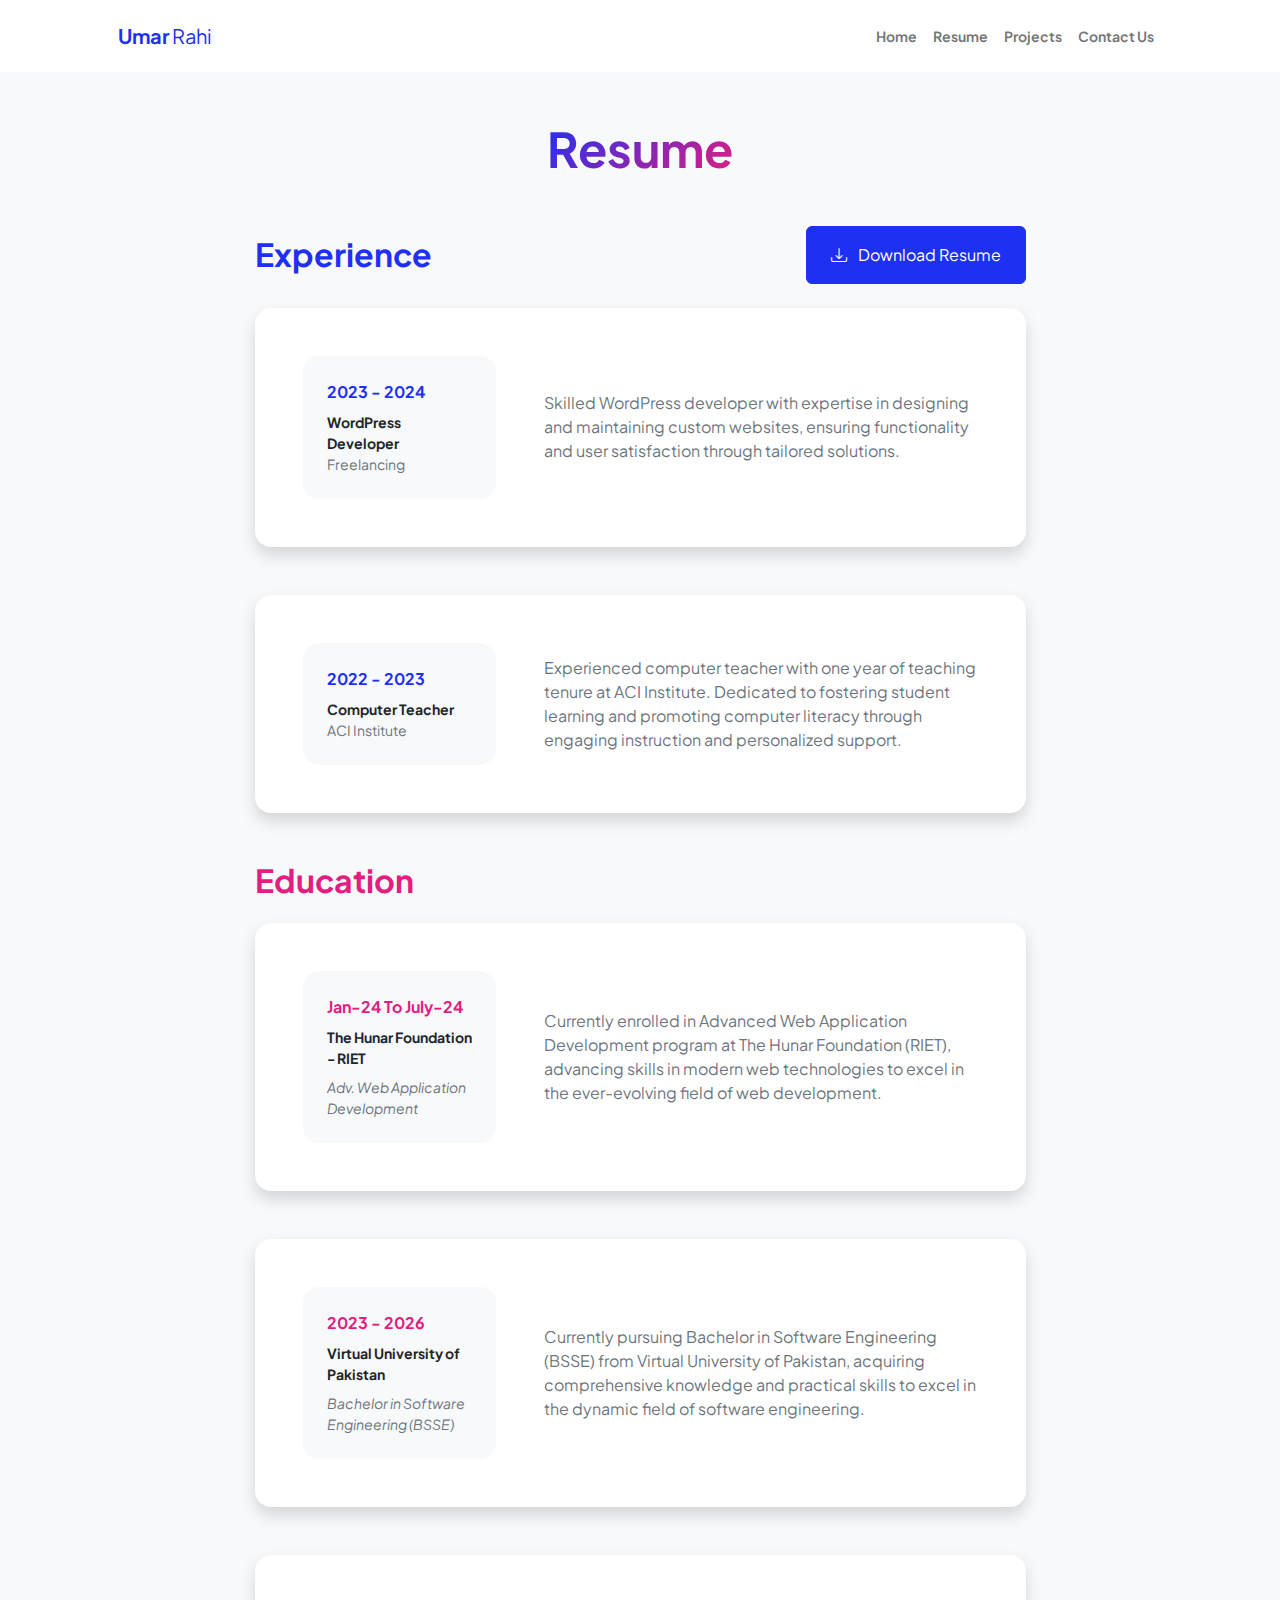
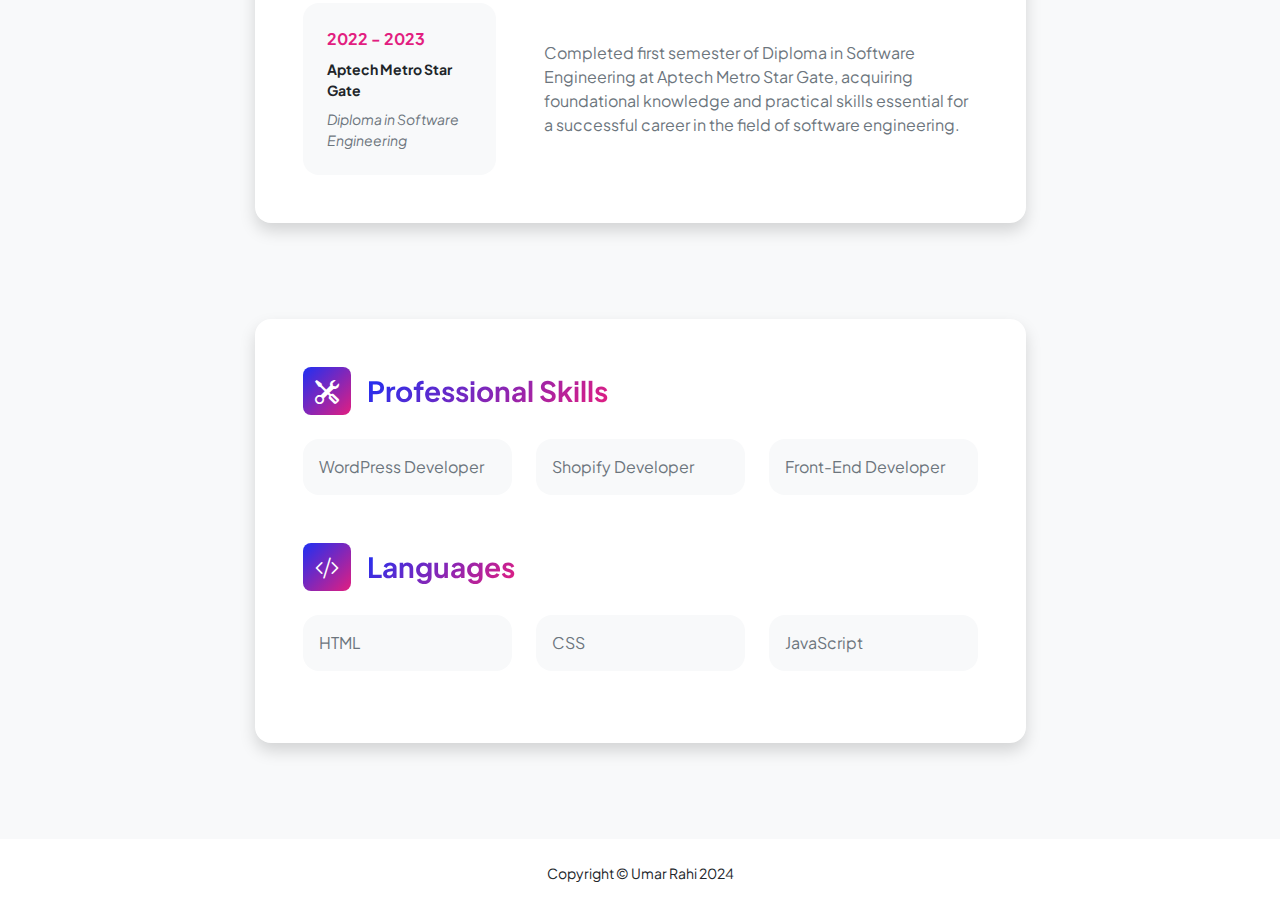
<file: resume.html>
<!DOCTYPE html>
<html lang="en">

<head>
    <meta charset="utf-8" />
    <meta name="viewport" content="width=device-width, initial-scale=1, shrink-to-fit=no" />
    <meta name="description" content="" />
    <meta name="author" content="" />
    <title>Resume - Umar Rahi</title>
    <!-- Favicon-->
    <link rel="icon" type="image/x-icon" href="assets/favicon.png"/>
    <!-- Custom Google font-->
    <link rel="preconnect" href="https://fonts.googleapis.com" />
    <link rel="preconnect" href="https://fonts.gstatic.com" crossorigin />
    <link
        href="https://fonts.googleapis.com/css2?family=Plus+Jakarta+Sans:wght@100;200;300;400;500;600;700;800;900&amp;display=swap"
        rel="stylesheet" />
    <!-- Bootstrap icons-->
    <link href="https://cdn.jsdelivr.net/npm/bootstrap-icons@1.8.1/font/bootstrap-icons.css" rel="stylesheet" />
    <!-- Core theme CSS (includes Bootstrap)-->
    <link href="css/styles.css" rel="stylesheet" />
</head>

<body class="d-flex flex-column h-100 bg-light">
    <main class="flex-shrink-0">
        <!-- Navigation-->
        <nav class="navbar navbar-expand-lg navbar-light bg-white py-3">
            <div class="container px-5">
                <a class="navbar-brand" href="index.html"><span
                        class=" text-primary"><strong>Umar</strong> Rahi</span></a>
                <button class="navbar-toggler" type="button" data-bs-toggle="collapse"
                    data-bs-target="#navbarSupportedContent" aria-controls="navbarSupportedContent"
                    aria-expanded="false" aria-label="Toggle navigation"><span
                        class="navbar-toggler-icon"></span></button>
                <div class="collapse navbar-collapse" id="navbarSupportedContent">
                    <ul class="navbar-nav ms-auto mb-2 mb-lg-0 small fw-bolder">
                        <li class="nav-item"><a class="nav-link" href="index.html">Home</a></li>
                        <li class="nav-item"><a class="nav-link" href="resume.html">Resume</a></li>
                        <li class="nav-item"><a class="nav-link" href="projects.html">Projects</a></li>
                        <li class="nav-item"><a class="nav-link" href="contact.html">Contact Us</a></li>
                    </ul>
                </div>
            </div>
        </nav>
        <!-- Page Content-->
        <div class="container px-5 my-5">
            <div class="text-center mb-5">
                <h1 class="display-5 fw-bolder mb-0"><span class="text-gradient d-inline">Resume</span></h1>
            </div>
            <div class="row gx-5 justify-content-center">
                <div class="col-lg-11 col-xl-9 col-xxl-8">
                    <!-- Experience Section-->
                    <section>
                        <div class="d-flex align-items-center justify-content-between mb-4">
                            <h2 class="text-primary fw-bolder mb-0">Experience</h2>
                            <!-- Download resume button-->
                            <!-- Note: Set the link href target to a PDF file within your project-->
                            <a class="btn btn-primary px-4 py-3" href="/assets/resume.pdf" download>
                                <div class="d-inline-block bi bi-download me-2"></div>
                                Download Resume
                            </a>
                        </div>
                        <!-- Experience Card 1-->
                        <div class="card shadow border-0 rounded-4 mb-5">
                            <div class="card-body p-5">
                                <div class="row align-items-center gx-5">
                                    <div class="col text-center text-lg-start mb-4 mb-lg-0">
                                        <div class="bg-light p-4 rounded-4">
                                            <div class="text-primary fw-bolder mb-2">2023 - 2024</div>
                                            <div class="small fw-bolder">WordPress Developer</div>
                                            <div class="small text-muted">Freelancing</div>
                                        </div>
                                    </div>
                                    <div class="col-lg-8 text-muted">
                                        <div>Skilled WordPress developer with expertise in designing and maintaining
                                            custom websites, ensuring functionality and user satisfaction through
                                            tailored solutions.</div>
                                    </div>
                                </div>
                            </div>
                        </div>
                        <!-- Experience Card 2-->
                        <div class="card shadow border-0 rounded-4 mb-5">
                            <div class="card-body p-5">
                                <div class="row align-items-center gx-5">
                                    <div class="col text-center text-lg-start mb-4 mb-lg-0">
                                        <div class="bg-light p-4 rounded-4">
                                            <div class="text-primary fw-bolder mb-2">2022 - 2023</div>
                                            <div class="small fw-bolder">Computer Teacher</div>
                                            <div class="small text-muted">ACI Institute</div>
                                        </div>
                                    </div>
                                    <div class="col-lg-8 text-muted">
                                        <div>
                                            Experienced computer teacher with one year of teaching tenure at ACI
                                            Institute. Dedicated to fostering student learning and promoting computer
                                            literacy through engaging instruction and personalized support.
                                        </div>
                                    </div>
                                </div>
                            </div>
                        </div>
                    </section>

                    <!-- Education Section-->
                    <section>
                        <h2 class="text-secondary fw-bolder mb-4">Education</h2>
                        <!-- Education Card 1-->
                        <div class="card shadow border-0 rounded-4 mb-5">
                            <div class="card-body p-5">
                                <div class="row align-items-center gx-5">
                                    <div class="col text-center text-lg-start mb-4 mb-lg-0">
                                        <div class="bg-light p-4 rounded-4">
                                            <div class="text-secondary fw-bolder mb-2">Jan-24 To July-24</div>
                                            <div class="mb-2">
                                                <!-- Name of Institute -->
                                                <div class="small fw-bolder">The Hunar Foundation - RIET</div>
                                            </div>
                                            <div class="fst-italic">
                                                <div class="small text-muted">Adv. Web Application Development</div>
                                            </div>
                                        </div>
                                    </div>
                                    <div class="col-lg-8">
                                        <div class="text-muted">
                                            Currently enrolled in Advanced Web Application Development program at The
                                            Hunar Foundation (RIET), advancing skills in modern web technologies to
                                            excel in the ever-evolving field of web development.
                                        </div>
                                    </div>
                                </div>
                            </div>
                        </div>
                        <!-- Education Card 2-->
                        <div class="card shadow border-0 rounded-4 mb-5">
                            <div class="card-body p-5">
                                <div class="row align-items-center gx-5">
                                    <div class="col text-center text-lg-start mb-4 mb-lg-0">
                                        <div class="bg-light p-4 rounded-4">
                                            <div class="text-secondary fw-bolder mb-2">2023 - 2026</div>
                                            <div class="mb-2">
                                                <!-- Name of Institute -->
                                                <div class="small fw-bolder">Virtual University of Pakistan</div>
                                            </div>
                                            <div class="fst-italic">
                                                <div class="small text-muted">Bachelor in Software Engineering (BSSE)
                                                </div>
                                            </div>
                                        </div>
                                    </div>
                                    <div class="col-lg-8">
                                        <div class="text-muted">
                                            Currently pursuing Bachelor in Software Engineering (BSSE) from Virtual
                                            University of Pakistan, acquiring comprehensive knowledge and practical
                                            skills to excel in the dynamic field of software engineering.
                                        </div>
                                    </div>
                                </div>
                            </div>
                        </div>
                        <!-- Education Card 3-->
                        <div class="card shadow border-0 rounded-4 mb-5">
                            <div class="card-body p-5">
                                <div class="row align-items-center gx-5">
                                    <div class="col text-center text-lg-start mb-4 mb-lg-0">
                                        <div class="bg-light p-4 rounded-4">
                                            <div class="text-secondary fw-bolder mb-2">2022 - 2023</div>
                                            <div class="mb-2">
                                                <!-- Name of Institute -->
                                                <div class="small fw-bolder">Aptech Metro Star Gate</div>
                                            </div>
                                            <div class="fst-italic">
                                                <div class="small text-muted">Diploma in Software Engineering</div>
                                            </div>
                                        </div>
                                    </div>
                                    <div class="col-lg-8">
                                        <div class="text-muted">
                                            Completed first semester of Diploma in Software Engineering at Aptech Metro
                                            Star Gate, acquiring foundational knowledge and practical skills essential
                                            for a successful career in the field of software engineering.
                                        </div>
                                    </div>
                                </div>
                            </div>
                        </div>

                    </section>

                    <!-- Divider-->
                    <div class="pb-5"></div>

                    <!-- Skills Section-->
                    <section>
                        <!-- Skillset Card-->
                        <div class="card shadow border-0 rounded-4 mb-5">
                            <div class="card-body p-5">
                                <!-- Professional skills list-->
                                <div class="mb-5">
                                    <div class="d-flex align-items-center mb-4">
                                        <div
                                            class="feature bg-primary bg-gradient-primary-to-secondary text-white rounded-3 me-3">
                                            <i class="bi bi-tools"></i>
                                        </div>
                                        <h3 class="fw-bolder mb-0"><span class="text-gradient d-inline">Professional
                                                Skills</span></h3>
                                    </div>
                                    <div class="row row-cols-1 row-cols-md-3 mb-4">
                                        <div class="col mb-4 mb-md-0">
                                            <div class="d-flex align-items-center bg-light rounded-4 p-3 h-100 text-muted">WordPress Developer</div>
                                        </div>
                                        <div class="col mb-4 mb-md-0">
                                            <div class="d-flex align-items-center bg-light rounded-4 p-3 h-100 text-muted">Shopify Developer</div>
                                        </div>
                                        <div class="col">
                                            <div class="d-flex align-items-center bg-light rounded-4 p-3 h-100 text-muted">Front-End Developer</div>
                                        </div>
                                    </div>
                                    <!-- <div class="row row-cols-1 row-cols-md-3">
                                        <div class="col mb-4 mb-md-0">
                                            <div class="d-flex align-items-center bg-light rounded-4 p-3 h-100">Network
                                                Security</div>
                                        </div>
                                        <div class="col mb-4 mb-md-0">
                                            <div class="d-flex align-items-center bg-light rounded-4 p-3 h-100">Adobe
                                                Software Suite</div>
                                        </div>
                                        <div class="col">
                                            <div class="d-flex align-items-center bg-light rounded-4 p-3 h-100">User
                                                Interface Design</div>
                                        </div>
                                    </div> -->
                                </div>
                                <!-- Languages list-->
                                <div class="mb-0">
                                    <div class="d-flex align-items-center mb-4">
                                        <div
                                            class="feature bg-primary bg-gradient-primary-to-secondary text-white rounded-3 me-3">
                                            <i class="bi bi-code-slash"></i>
                                        </div>
                                        <h3 class="fw-bolder mb-0"><span class="text-gradient d-inline">Languages</span>
                                        </h3>
                                    </div>
                                    <div class="row row-cols-1 row-cols-md-3 mb-4">
                                        <div class="col mb-4 mb-md-0">
                                            <div class="d-flex align-items-center bg-light rounded-4 p-3 h-100 text-muted">HTML
                                            </div>
                                        </div>
                                        <div class="col mb-4 mb-md-0">
                                            <div class="d-flex align-items-center bg-light rounded-4 p-3 h-100 text-muted">CSS
                                            </div>
                                        </div>
                                        <div class="col">
                                            <div class="d-flex align-items-center bg-light rounded-4 p-3 h-100 text-muted">
                                                JavaScript</div>
                                        </div>
                                    </div>
                                    <!-- <div class="row row-cols-1 row-cols-md-3">
                                        <div class="col mb-4 mb-md-0">
                                            <div class="d-flex align-items-center bg-light rounded-4 p-3 h-100">Python
                                            </div>
                                        </div>
                                        <div class="col mb-4 mb-md-0">
                                            <div class="d-flex align-items-center bg-light rounded-4 p-3 h-100">Ruby
                                            </div>
                                        </div>
                                        <div class="col">
                                            <div class="d-flex align-items-center bg-light rounded-4 p-3 h-100">Node.js
                                            </div>
                                        </div>
                                    </div> -->
                                </div>
                            </div>
                        </div>
                    </section>
                </div>
            </div>
        </div>
    </main>
    <!-- Footer-->
    <footer class="bg-white py-4 mt-auto">
        <div class="container px-5">
            <div class="row align-items-center justify-content-center">
                <div class="col-auto">
                    <div class="small m-0">Copyright &copy; Umar Rahi 2024</div>
                </div>
            </div>
        </div>
    </footer>
    <!-- Bootstrap core JS-->
    <script src="https://cdn.jsdelivr.net/npm/bootstrap@5.2.3/dist/js/bootstrap.bundle.min.js"></script>
    <!-- Core theme JS-->
    <script src="js/scripts.js"></script>
</body>

</html>
</file>
<file: css/styles.css>
@charset "UTF-8";

:root {
  --bs-blue: #1e30f3;
  --bs-indigo: #6610f2;
  --bs-purple: #6f42c1;
  --bs-pink: #e21e80;
  --bs-red: #dc3545;
  --bs-orange: #fd7e14;
  --bs-yellow: #ffc107;
  --bs-green: #198754;
  --bs-teal: #20c997;
  --bs-cyan: #0dcaf0;
  --bs-black: #000;
  --bs-white: #fff;
  --bs-gray: #6c757d;
  --bs-gray-dark: #343a40;
  --bs-gray-100: #f8f9fa;
  --bs-gray-200: #e9ecef;
  --bs-gray-300: #dee2e6;
  --bs-gray-400: #ced4da;
  --bs-gray-500: #adb5bd;
  --bs-gray-600: #6c757d;
  --bs-gray-700: #495057;
  --bs-gray-800: #343a40;
  --bs-gray-900: #212529;
  --bs-primary: #1e30f3;
  --bs-secondary: #e21e80;
  --bs-success: #198754;
  --bs-info: #0dcaf0;
  --bs-warning: #ffc107;
  --bs-danger: #dc3545;
  --bs-light: #f8f9fa;
  --bs-dark: #212529;
  --bs-primary-rgb: 30, 48, 243;
  --bs-secondary-rgb: 226, 30, 128;
  --bs-success-rgb: 25, 135, 84;
  --bs-info-rgb: 13, 202, 240;
  --bs-warning-rgb: 255, 193, 7;
  --bs-danger-rgb: 220, 53, 69;
  --bs-light-rgb: 248, 249, 250;
  --bs-dark-rgb: 33, 37, 41;
  --bs-white-rgb: 255, 255, 255;
  --bs-black-rgb: 0, 0, 0;
  --bs-body-color-rgb: 33, 37, 41;
  --bs-body-bg-rgb: 255, 255, 255;
  --bs-font-sans-serif: "Plus Jakarta Sans";
  --bs-font-monospace: SFMono-Regular, Menlo, Monaco, Consolas, "Liberation Mono", "Courier New", monospace;
  --bs-gradient: linear-gradient(180deg, rgba(255, 255, 255, 0.15), rgba(255, 255, 255, 0));
  --bs-body-font-family: var(--bs-font-sans-serif);
  --bs-body-font-size: 1rem;
  --bs-body-font-weight: 400;
  --bs-body-line-height: 1.5;
  --bs-body-color: #212529;
  --bs-body-bg: #fff;
  --bs-border-width: 1px;
  --bs-border-style: solid;
  --bs-border-color: #dee2e6;
  --bs-border-color-translucent: rgba(0, 0, 0, 0.175);
  --bs-border-radius: 0.375rem;
  --bs-border-radius-sm: 0.25rem;
  --bs-border-radius-lg: 0.5rem;
  --bs-border-radius-xl: 1rem;
  --bs-border-radius-2xl: 2rem;
  --bs-border-radius-pill: 50rem;
  --bs-link-color: #1e30f3;
  --bs-link-hover-color: #1826c2;
  --bs-code-color: #e21e80;
  --bs-highlight-bg: #fff3cd;
}

/* ================ Custome CSS (Start) ============== */

#submitButton {
  font-size: 18px;
}

/* ---- Project ---- */
.project-title a {
  text-decoration: none;
  color: #212529;
}

.project-title a:hover {
  color: var(--bs-blue);
}

.project-img {
  height: 400px !important;
}

/* ================ Custome CSS (End) ============== */

*,
*::before,
*::after {
  box-sizing: border-box;
}

@media (prefers-reduced-motion: no-preference) {
  :root {
    scroll-behavior: smooth;
  }
}

body {
  margin: 0;
  font-family: var(--bs-body-font-family);
  font-size: var(--bs-body-font-size);
  font-weight: var(--bs-body-font-weight);
  line-height: var(--bs-body-line-height);
  color: var(--bs-body-color);
  text-align: var(--bs-body-text-align);
  background-color: var(--bs-body-bg);
  -webkit-text-size-adjust: 100%;
  -webkit-tap-highlight-color: rgba(0, 0, 0, 0);
}

hr {
  margin: 1rem 0;
  color: inherit;
  border: 0;
  border-top: 1px solid;
  opacity: 0.25;
}

h6,
.h6,
h5,
.h5,
h4,
.h4,
h3,
.h3,
h2,
.h2,
h1,
.h1 {
  margin-top: 0;
  margin-bottom: 0.5rem;
  font-weight: 500;
  line-height: 1.2;
}

h1,
.h1 {
  font-size: calc(1.375rem + 1.5vw);
}

@media (min-width: 1200px) {

  h1,
  .h1 {
    font-size: 2.5rem;
  }
}

h2,
.h2 {
  font-size: calc(1.325rem + 0.9vw);
}

@media (min-width: 1200px) {

  h2,
  .h2 {
    font-size: 2rem;
  }
}

h3,
.h3 {
  font-size: calc(1.3rem + 0.6vw);
}

@media (min-width: 1200px) {

  h3,
  .h3 {
    font-size: 1.75rem;
  }
}

h4,
.h4 {
  font-size: calc(1.275rem + 0.3vw);
}

@media (min-width: 1200px) {

  h4,
  .h4 {
    font-size: 1.5rem;
  }
}

h5,
.h5 {
  font-size: 1.25rem;
}

h6,
.h6 {
  font-size: 1rem;
}

p {
  margin-top: 0;
  margin-bottom: 1rem;
}

abbr[title] {
  -webkit-text-decoration: underline dotted;
  text-decoration: underline dotted;
  cursor: help;
  -webkit-text-decoration-skip-ink: none;
  text-decoration-skip-ink: none;
}

address {
  margin-bottom: 1rem;
  font-style: normal;
  line-height: inherit;
}

ol,
ul {
  padding-left: 2rem;
}

ol,
ul,
dl {
  margin-top: 0;
  margin-bottom: 1rem;
}

ol ol,
ul ul,
ol ul,
ul ol {
  margin-bottom: 0;
}

dt {
  font-weight: 700;
}

dd {
  margin-bottom: 0.5rem;
  margin-left: 0;
}

blockquote {
  margin: 0 0 1rem;
}

b,
strong {
  font-weight: bolder;
}

small,
.small {
  font-size: 0.875em;
}

mark,
.mark {
  padding: 0.1875em;
  background-color: var(--bs-highlight-bg);
}

sub,
sup {
  position: relative;
  font-size: 0.75em;
  line-height: 0;
  vertical-align: baseline;
}

sub {
  bottom: -0.25em;
}

sup {
  top: -0.5em;
}

a {
  color: var(--bs-link-color);
  text-decoration: underline;
}

a:hover {
  color: var(--bs-link-hover-color);
}

a:not([href]):not([class]),
a:not([href]):not([class]):hover {
  color: inherit;
  text-decoration: none;
}

pre,
code,
kbd,
samp {
  font-family: var(--bs-font-monospace);
  font-size: 1em;
}

pre {
  display: block;
  margin-top: 0;
  margin-bottom: 1rem;
  overflow: auto;
  font-size: 0.875em;
}

pre code {
  font-size: inherit;
  color: inherit;
  word-break: normal;
}

code {
  font-size: 0.875em;
  color: var(--bs-code-color);
  word-wrap: break-word;
}

a>code {
  color: inherit;
}

kbd {
  padding: 0.1875rem 0.375rem;
  font-size: 0.875em;
  color: var(--bs-body-bg);
  background-color: var(--bs-body-color);
  border-radius: 0.25rem;
}

kbd kbd {
  padding: 0;
  font-size: 1em;
}

figure {
  margin: 0 0 1rem;
}

img,
svg {
  vertical-align: middle;
}

table {
  caption-side: bottom;
  border-collapse: collapse;
}

caption {
  padding-top: 0.5rem;
  padding-bottom: 0.5rem;
  color: #6c757d;
  text-align: left;
}

th {
  text-align: inherit;
  text-align: -webkit-match-parent;
}

thead,
tbody,
tfoot,
tr,
td,
th {
  border-color: inherit;
  border-style: solid;
  border-width: 0;
}

label {
  display: inline-block;
}

button {
  border-radius: 0;
}

button:focus:not(:focus-visible) {
  outline: 0;
}

input,
button,
select,
optgroup,
textarea {
  margin: 0;
  font-family: inherit;
  font-size: inherit;
  line-height: inherit;
}

button,
select {
  text-transform: none;
}

[role=button] {
  cursor: pointer;
}

select {
  word-wrap: normal;
}

select:disabled {
  opacity: 1;
}

[list]:not([type=date]):not([type=datetime-local]):not([type=month]):not([type=week]):not([type=time])::-webkit-calendar-picker-indicator {
  display: none !important;
}

button,
[type=button],
[type=reset],
[type=submit] {
  -webkit-appearance: button;
}

button:not(:disabled),
[type=button]:not(:disabled),
[type=reset]:not(:disabled),
[type=submit]:not(:disabled) {
  cursor: pointer;
}

::-moz-focus-inner {
  padding: 0;
  border-style: none;
}

textarea {
  resize: vertical;
}

fieldset {
  min-width: 0;
  padding: 0;
  margin: 0;
  border: 0;
}

legend {
  float: left;
  width: 100%;
  padding: 0;
  margin-bottom: 0.5rem;
  font-size: calc(1.275rem + 0.3vw);
  line-height: inherit;
}

@media (min-width: 1200px) {
  legend {
    font-size: 1.5rem;
  }
}

legend+* {
  clear: left;
}

::-webkit-datetime-edit-fields-wrapper,
::-webkit-datetime-edit-text,
::-webkit-datetime-edit-minute,
::-webkit-datetime-edit-hour-field,
::-webkit-datetime-edit-day-field,
::-webkit-datetime-edit-month-field,
::-webkit-datetime-edit-year-field {
  padding: 0;
}

::-webkit-inner-spin-button {
  height: auto;
}

[type=search] {
  outline-offset: -2px;
  -webkit-appearance: textfield;
}

/* rtl:raw:
[type="tel"],
[type="url"],
[type="email"],
[type="number"] {
  direction: ltr;
}
*/
::-webkit-search-decoration {
  -webkit-appearance: none;
}

::-webkit-color-swatch-wrapper {
  padding: 0;
}

::file-selector-button {
  font: inherit;
  -webkit-appearance: button;
}

output {
  display: inline-block;
}

iframe {
  border: 0;
}

summary {
  display: list-item;
  cursor: pointer;
}

progress {
  vertical-align: baseline;
}

[hidden] {
  display: none !important;
}

.lead {
  font-size: 1.25rem;
  font-weight: 300;
}

.display-1 {
  font-size: calc(1.625rem + 4.5vw);
  font-weight: 300;
  line-height: 1.2;
}

@media (min-width: 1200px) {
  .display-1 {
    font-size: 5rem;
  }
}

.display-2 {
  font-size: calc(1.575rem + 3.9vw);
  font-weight: 300;
  line-height: 1.2;
}

@media (min-width: 1200px) {
  .display-2 {
    font-size: 4.5rem;
  }
}

.display-3 {
  font-size: calc(1.525rem + 3.3vw);
  font-weight: 300;
  line-height: 1;
}

@media (min-width: 1200px) {
  .display-3 {
    font-size: 4rem;
  }
}

.display-4 {
  font-size: calc(1.475rem + 2.7vw);
  font-weight: 300;
  line-height: 1.2;
}

@media (min-width: 1200px) {
  .display-4 {
    font-size: 3.5rem;
  }
}

.display-5 {
  font-size: calc(1.425rem + 2.1vw);
  font-weight: 300;
  line-height: 1.2;
}

@media (min-width: 1200px) {
  .display-5 {
    font-size: 3rem;
  }
}

.display-6 {
  font-size: calc(1.375rem + 1.5vw);
  font-weight: 300;
  line-height: 1.2;
}

@media (min-width: 1200px) {
  .display-6 {
    font-size: 2.5rem;
  }
}

.list-unstyled {
  padding-left: 0;
  list-style: none;
}

.list-inline {
  padding-left: 0;
  list-style: none;
}

.list-inline-item {
  display: inline-block;
}

.list-inline-item:not(:last-child) {
  margin-right: 0.5rem;
}

.initialism {
  font-size: 0.875em;
  text-transform: uppercase;
}

.blockquote {
  margin-bottom: 1rem;
  font-size: 1.25rem;
}

.blockquote> :last-child {
  margin-bottom: 0;
}

.blockquote-footer {
  margin-top: -1rem;
  margin-bottom: 1rem;
  font-size: 0.875em;
  color: #6c757d;
}

.blockquote-footer::before {
  content: "— ";
}

.img-fluid {
  max-width: 100%;
  height: auto;
}

.img-thumbnail {
  padding: 0.25rem;
  background-color: #fff;
  border: 1px solid var(--bs-border-color);
  border-radius: 0.375rem;
  max-width: 100%;
  height: auto;
}

.figure {
  display: inline-block;
}

.figure-img {
  margin-bottom: 0.5rem;
  line-height: 1;
}

.figure-caption {
  font-size: 0.875em;
  color: #6c757d;
}

.container,
.container-fluid,
.container-xxl,
.container-xl,
.container-lg,
.container-md,
.container-sm {
  --bs-gutter-x: 1.5rem;
  --bs-gutter-y: 0;
  width: 100%;
  padding-right: calc(var(--bs-gutter-x) * 0.5);
  padding-left: calc(var(--bs-gutter-x) * 0.5);
  margin-right: auto;
  margin-left: auto;
}

@media (min-width: 576px) {

  .container-sm,
  .container {
    max-width: 540px;
  }
}

@media (min-width: 768px) {

  .container-md,
  .container-sm,
  .container {
    max-width: 720px;
  }
}

@media (min-width: 992px) {

  .container-lg,
  .container-md,
  .container-sm,
  .container {
    max-width: 960px;
  }
}

@media (min-width: 1200px) {

  .container-xl,
  .container-lg,
  .container-md,
  .container-sm,
  .container {
    max-width: 1140px;
  }
}

@media (min-width: 1400px) {

  .container-xxl,
  .container-xl,
  .container-lg,
  .container-md,
  .container-sm,
  .container {
    max-width: 1320px;
  }
}

.row {
  --bs-gutter-x: 1.5rem;
  --bs-gutter-y: 0;
  display: flex;
  flex-wrap: wrap;
  margin-top: calc(-1 * var(--bs-gutter-y));
  margin-right: calc(-0.5 * var(--bs-gutter-x));
  margin-left: calc(-0.5 * var(--bs-gutter-x));
}

.row>* {
  flex-shrink: 0;
  width: 100%;
  max-width: 100%;
  padding-right: calc(var(--bs-gutter-x) * 0.5);
  padding-left: calc(var(--bs-gutter-x) * 0.5);
  margin-top: var(--bs-gutter-y);
}

.col {
  flex: 1 0 0%;
}

.row-cols-auto>* {
  flex: 0 0 auto;
  width: auto;
}

.row-cols-1>* {
  flex: 0 0 auto;
  width: 100%;
}

.row-cols-2>* {
  flex: 0 0 auto;
  width: 50%;
}

.row-cols-3>* {
  flex: 0 0 auto;
  width: 33.3333333333%;
}

.row-cols-4>* {
  flex: 0 0 auto;
  width: 25%;
}

.row-cols-5>* {
  flex: 0 0 auto;
  width: 20%;
}

.row-cols-6>* {
  flex: 0 0 auto;
  width: 16.6666666667%;
}

.col-auto {
  flex: 0 0 auto;
  width: auto;
}

.col-1 {
  flex: 0 0 auto;
  width: 8.33333333%;
}

.col-2 {
  flex: 0 0 auto;
  width: 16.66666667%;
}

.col-3 {
  flex: 0 0 auto;
  width: 25%;
}

.col-4 {
  flex: 0 0 auto;
  width: 33.33333333%;
}

.col-5 {
  flex: 0 0 auto;
  width: 41.66666667%;
}

.col-6 {
  flex: 0 0 auto;
  width: 50%;
}

.col-7 {
  flex: 0 0 auto;
  width: 58.33333333%;
}

.col-8 {
  flex: 0 0 auto;
  width: 66.66666667%;
}

.col-9 {
  flex: 0 0 auto;
  width: 75%;
}

.col-10 {
  flex: 0 0 auto;
  width: 83.33333333%;
}

.col-11 {
  flex: 0 0 auto;
  width: 91.66666667%;
}

.col-12 {
  flex: 0 0 auto;
  width: 100%;
}

.offset-1 {
  margin-left: 8.33333333%;
}

.offset-2 {
  margin-left: 16.66666667%;
}

.offset-3 {
  margin-left: 25%;
}

.offset-4 {
  margin-left: 33.33333333%;
}

.offset-5 {
  margin-left: 41.66666667%;
}

.offset-6 {
  margin-left: 50%;
}

.offset-7 {
  margin-left: 58.33333333%;
}

.offset-8 {
  margin-left: 66.66666667%;
}

.offset-9 {
  margin-left: 75%;
}

.offset-10 {
  margin-left: 83.33333333%;
}

.offset-11 {
  margin-left: 91.66666667%;
}

.g-0,
.gx-0 {
  --bs-gutter-x: 0;
}

.g-0,
.gy-0 {
  --bs-gutter-y: 0;
}

.g-1,
.gx-1 {
  --bs-gutter-x: 0.25rem;
}

.g-1,
.gy-1 {
  --bs-gutter-y: 0.25rem;
}

.g-2,
.gx-2 {
  --bs-gutter-x: 0.5rem;
}

.g-2,
.gy-2 {
  --bs-gutter-y: 0.5rem;
}

.g-3,
.gx-3 {
  --bs-gutter-x: 1rem;
}

.g-3,
.gy-3 {
  --bs-gutter-y: 1rem;
}

.g-4,
.gx-4 {
  --bs-gutter-x: 1.5rem;
}

.g-4,
.gy-4 {
  --bs-gutter-y: 1.5rem;
}

.g-5,
.gx-5 {
  --bs-gutter-x: 3rem;
}

.g-5,
.gy-5 {
  --bs-gutter-y: 3rem;
}

@media (min-width: 576px) {
  .col-sm {
    flex: 1 0 0%;
  }

  .row-cols-sm-auto>* {
    flex: 0 0 auto;
    width: auto;
  }

  .row-cols-sm-1>* {
    flex: 0 0 auto;
    width: 100%;
  }

  .row-cols-sm-2>* {
    flex: 0 0 auto;
    width: 50%;
  }

  .row-cols-sm-3>* {
    flex: 0 0 auto;
    width: 33.3333333333%;
  }

  .row-cols-sm-4>* {
    flex: 0 0 auto;
    width: 25%;
  }

  .row-cols-sm-5>* {
    flex: 0 0 auto;
    width: 20%;
  }

  .row-cols-sm-6>* {
    flex: 0 0 auto;
    width: 16.6666666667%;
  }

  .col-sm-auto {
    flex: 0 0 auto;
    width: auto;
  }

  .col-sm-1 {
    flex: 0 0 auto;
    width: 8.33333333%;
  }

  .col-sm-2 {
    flex: 0 0 auto;
    width: 16.66666667%;
  }

  .col-sm-3 {
    flex: 0 0 auto;
    width: 25%;
  }

  .col-sm-4 {
    flex: 0 0 auto;
    width: 33.33333333%;
  }

  .col-sm-5 {
    flex: 0 0 auto;
    width: 41.66666667%;
  }

  .col-sm-6 {
    flex: 0 0 auto;
    width: 50%;
  }

  .col-sm-7 {
    flex: 0 0 auto;
    width: 58.33333333%;
  }

  .col-sm-8 {
    flex: 0 0 auto;
    width: 66.66666667%;
  }

  .col-sm-9 {
    flex: 0 0 auto;
    width: 75%;
  }

  .col-sm-10 {
    flex: 0 0 auto;
    width: 83.33333333%;
  }

  .col-sm-11 {
    flex: 0 0 auto;
    width: 91.66666667%;
  }

  .col-sm-12 {
    flex: 0 0 auto;
    width: 100%;
  }

  .offset-sm-0 {
    margin-left: 0;
  }

  .offset-sm-1 {
    margin-left: 8.33333333%;
  }

  .offset-sm-2 {
    margin-left: 16.66666667%;
  }

  .offset-sm-3 {
    margin-left: 25%;
  }

  .offset-sm-4 {
    margin-left: 33.33333333%;
  }

  .offset-sm-5 {
    margin-left: 41.66666667%;
  }

  .offset-sm-6 {
    margin-left: 50%;
  }

  .offset-sm-7 {
    margin-left: 58.33333333%;
  }

  .offset-sm-8 {
    margin-left: 66.66666667%;
  }

  .offset-sm-9 {
    margin-left: 75%;
  }

  .offset-sm-10 {
    margin-left: 83.33333333%;
  }

  .offset-sm-11 {
    margin-left: 91.66666667%;
  }

  .g-sm-0,
  .gx-sm-0 {
    --bs-gutter-x: 0;
  }

  .g-sm-0,
  .gy-sm-0 {
    --bs-gutter-y: 0;
  }

  .g-sm-1,
  .gx-sm-1 {
    --bs-gutter-x: 0.25rem;
  }

  .g-sm-1,
  .gy-sm-1 {
    --bs-gutter-y: 0.25rem;
  }

  .g-sm-2,
  .gx-sm-2 {
    --bs-gutter-x: 0.5rem;
  }

  .g-sm-2,
  .gy-sm-2 {
    --bs-gutter-y: 0.5rem;
  }

  .g-sm-3,
  .gx-sm-3 {
    --bs-gutter-x: 1rem;
  }

  .g-sm-3,
  .gy-sm-3 {
    --bs-gutter-y: 1rem;
  }

  .g-sm-4,
  .gx-sm-4 {
    --bs-gutter-x: 1.5rem;
  }

  .g-sm-4,
  .gy-sm-4 {
    --bs-gutter-y: 1.5rem;
  }

  .g-sm-5,
  .gx-sm-5 {
    --bs-gutter-x: 3rem;
  }

  .g-sm-5,
  .gy-sm-5 {
    --bs-gutter-y: 3rem;
  }
}

@media (min-width: 768px) {
  .col-md {
    flex: 1 0 0%;
  }

  .row-cols-md-auto>* {
    flex: 0 0 auto;
    width: auto;
  }

  .row-cols-md-1>* {
    flex: 0 0 auto;
    width: 100%;
  }

  .row-cols-md-2>* {
    flex: 0 0 auto;
    width: 50%;
  }

  .row-cols-md-3>* {
    flex: 0 0 auto;
    width: 33.3333333333%;
  }

  .row-cols-md-4>* {
    flex: 0 0 auto;
    width: 25%;
  }

  .row-cols-md-5>* {
    flex: 0 0 auto;
    width: 20%;
  }

  .row-cols-md-6>* {
    flex: 0 0 auto;
    width: 16.6666666667%;
  }

  .col-md-auto {
    flex: 0 0 auto;
    width: auto;
  }

  .col-md-1 {
    flex: 0 0 auto;
    width: 8.33333333%;
  }

  .col-md-2 {
    flex: 0 0 auto;
    width: 16.66666667%;
  }

  .col-md-3 {
    flex: 0 0 auto;
    width: 25%;
  }

  .col-md-4 {
    flex: 0 0 auto;
    width: 33.33333333%;
  }

  .col-md-5 {
    flex: 0 0 auto;
    width: 41.66666667%;
  }

  .col-md-6 {
    flex: 0 0 auto;
    width: 50%;
  }

  .col-md-7 {
    flex: 0 0 auto;
    width: 58.33333333%;
  }

  .col-md-8 {
    flex: 0 0 auto;
    width: 66.66666667%;
  }

  .col-md-9 {
    flex: 0 0 auto;
    width: 75%;
  }

  .col-md-10 {
    flex: 0 0 auto;
    width: 83.33333333%;
  }

  .col-md-11 {
    flex: 0 0 auto;
    width: 91.66666667%;
  }

  .col-md-12 {
    flex: 0 0 auto;
    width: 100%;
  }

  .offset-md-0 {
    margin-left: 0;
  }

  .offset-md-1 {
    margin-left: 8.33333333%;
  }

  .offset-md-2 {
    margin-left: 16.66666667%;
  }

  .offset-md-3 {
    margin-left: 25%;
  }

  .offset-md-4 {
    margin-left: 33.33333333%;
  }

  .offset-md-5 {
    margin-left: 41.66666667%;
  }

  .offset-md-6 {
    margin-left: 50%;
  }

  .offset-md-7 {
    margin-left: 58.33333333%;
  }

  .offset-md-8 {
    margin-left: 66.66666667%;
  }

  .offset-md-9 {
    margin-left: 75%;
  }

  .offset-md-10 {
    margin-left: 83.33333333%;
  }

  .offset-md-11 {
    margin-left: 91.66666667%;
  }

  .g-md-0,
  .gx-md-0 {
    --bs-gutter-x: 0;
  }

  .g-md-0,
  .gy-md-0 {
    --bs-gutter-y: 0;
  }

  .g-md-1,
  .gx-md-1 {
    --bs-gutter-x: 0.25rem;
  }

  .g-md-1,
  .gy-md-1 {
    --bs-gutter-y: 0.25rem;
  }

  .g-md-2,
  .gx-md-2 {
    --bs-gutter-x: 0.5rem;
  }

  .g-md-2,
  .gy-md-2 {
    --bs-gutter-y: 0.5rem;
  }

  .g-md-3,
  .gx-md-3 {
    --bs-gutter-x: 1rem;
  }

  .g-md-3,
  .gy-md-3 {
    --bs-gutter-y: 1rem;
  }

  .g-md-4,
  .gx-md-4 {
    --bs-gutter-x: 1.5rem;
  }

  .g-md-4,
  .gy-md-4 {
    --bs-gutter-y: 1.5rem;
  }

  .g-md-5,
  .gx-md-5 {
    --bs-gutter-x: 3rem;
  }

  .g-md-5,
  .gy-md-5 {
    --bs-gutter-y: 3rem;
  }
}

@media (min-width: 992px) {
  .col-lg {
    flex: 1 0 0%;
  }

  .row-cols-lg-auto>* {
    flex: 0 0 auto;
    width: auto;
  }

  .row-cols-lg-1>* {
    flex: 0 0 auto;
    width: 100%;
  }

  .row-cols-lg-2>* {
    flex: 0 0 auto;
    width: 50%;
  }

  .row-cols-lg-3>* {
    flex: 0 0 auto;
    width: 33.3333333333%;
  }

  .row-cols-lg-4>* {
    flex: 0 0 auto;
    width: 25%;
  }

  .row-cols-lg-5>* {
    flex: 0 0 auto;
    width: 20%;
  }

  .row-cols-lg-6>* {
    flex: 0 0 auto;
    width: 16.6666666667%;
  }

  .col-lg-auto {
    flex: 0 0 auto;
    width: auto;
  }

  .col-lg-1 {
    flex: 0 0 auto;
    width: 8.33333333%;
  }

  .col-lg-2 {
    flex: 0 0 auto;
    width: 16.66666667%;
  }

  .col-lg-3 {
    flex: 0 0 auto;
    width: 25%;
  }

  .col-lg-4 {
    flex: 0 0 auto;
    width: 33.33333333%;
  }

  .col-lg-5 {
    flex: 0 0 auto;
    width: 41.66666667%;
  }

  .col-lg-6 {
    flex: 0 0 auto;
    width: 50%;
  }

  .col-lg-7 {
    flex: 0 0 auto;
    width: 58.33333333%;
  }

  .col-lg-8 {
    flex: 0 0 auto;
    width: 66.66666667%;
  }

  .col-lg-9 {
    flex: 0 0 auto;
    width: 75%;
  }

  .col-lg-10 {
    flex: 0 0 auto;
    width: 83.33333333%;
  }

  .col-lg-11 {
    flex: 0 0 auto;
    width: 91.66666667%;
  }

  .col-lg-12 {
    flex: 0 0 auto;
    width: 100%;
  }

  .offset-lg-0 {
    margin-left: 0;
  }

  .offset-lg-1 {
    margin-left: 8.33333333%;
  }

  .offset-lg-2 {
    margin-left: 16.66666667%;
  }

  .offset-lg-3 {
    margin-left: 25%;
  }

  .offset-lg-4 {
    margin-left: 33.33333333%;
  }

  .offset-lg-5 {
    margin-left: 41.66666667%;
  }

  .offset-lg-6 {
    margin-left: 50%;
  }

  .offset-lg-7 {
    margin-left: 58.33333333%;
  }

  .offset-lg-8 {
    margin-left: 66.66666667%;
  }

  .offset-lg-9 {
    margin-left: 75%;
  }

  .offset-lg-10 {
    margin-left: 83.33333333%;
  }

  .offset-lg-11 {
    margin-left: 91.66666667%;
  }

  .g-lg-0,
  .gx-lg-0 {
    --bs-gutter-x: 0;
  }

  .g-lg-0,
  .gy-lg-0 {
    --bs-gutter-y: 0;
  }

  .g-lg-1,
  .gx-lg-1 {
    --bs-gutter-x: 0.25rem;
  }

  .g-lg-1,
  .gy-lg-1 {
    --bs-gutter-y: 0.25rem;
  }

  .g-lg-2,
  .gx-lg-2 {
    --bs-gutter-x: 0.5rem;
  }

  .g-lg-2,
  .gy-lg-2 {
    --bs-gutter-y: 0.5rem;
  }

  .g-lg-3,
  .gx-lg-3 {
    --bs-gutter-x: 1rem;
  }

  .g-lg-3,
  .gy-lg-3 {
    --bs-gutter-y: 1rem;
  }

  .g-lg-4,
  .gx-lg-4 {
    --bs-gutter-x: 1.5rem;
  }

  .g-lg-4,
  .gy-lg-4 {
    --bs-gutter-y: 1.5rem;
  }

  .g-lg-5,
  .gx-lg-5 {
    --bs-gutter-x: 3rem;
  }

  .g-lg-5,
  .gy-lg-5 {
    --bs-gutter-y: 3rem;
  }
}

@media (min-width: 1200px) {
  .col-xl {
    flex: 1 0 0%;
  }

  .row-cols-xl-auto>* {
    flex: 0 0 auto;
    width: auto;
  }

  .row-cols-xl-1>* {
    flex: 0 0 auto;
    width: 100%;
  }

  .row-cols-xl-2>* {
    flex: 0 0 auto;
    width: 50%;
  }

  .row-cols-xl-3>* {
    flex: 0 0 auto;
    width: 33.3333333333%;
  }

  .row-cols-xl-4>* {
    flex: 0 0 auto;
    width: 25%;
  }

  .row-cols-xl-5>* {
    flex: 0 0 auto;
    width: 20%;
  }

  .row-cols-xl-6>* {
    flex: 0 0 auto;
    width: 16.6666666667%;
  }

  .col-xl-auto {
    flex: 0 0 auto;
    width: auto;
  }

  .col-xl-1 {
    flex: 0 0 auto;
    width: 8.33333333%;
  }

  .col-xl-2 {
    flex: 0 0 auto;
    width: 16.66666667%;
  }

  .col-xl-3 {
    flex: 0 0 auto;
    width: 25%;
  }

  .col-xl-4 {
    flex: 0 0 auto;
    width: 33.33333333%;
  }

  .col-xl-5 {
    flex: 0 0 auto;
    width: 41.66666667%;
  }

  .col-xl-6 {
    flex: 0 0 auto;
    width: 50%;
  }

  .col-xl-7 {
    flex: 0 0 auto;
    width: 58.33333333%;
  }

  .col-xl-8 {
    flex: 0 0 auto;
    width: 66.66666667%;
  }

  .col-xl-9 {
    flex: 0 0 auto;
    width: 75%;
  }

  .col-xl-10 {
    flex: 0 0 auto;
    width: 83.33333333%;
  }

  .col-xl-11 {
    flex: 0 0 auto;
    width: 91.66666667%;
  }

  .col-xl-12 {
    flex: 0 0 auto;
    width: 100%;
  }

  .offset-xl-0 {
    margin-left: 0;
  }

  .offset-xl-1 {
    margin-left: 8.33333333%;
  }

  .offset-xl-2 {
    margin-left: 16.66666667%;
  }

  .offset-xl-3 {
    margin-left: 25%;
  }

  .offset-xl-4 {
    margin-left: 33.33333333%;
  }

  .offset-xl-5 {
    margin-left: 41.66666667%;
  }

  .offset-xl-6 {
    margin-left: 50%;
  }

  .offset-xl-7 {
    margin-left: 58.33333333%;
  }

  .offset-xl-8 {
    margin-left: 66.66666667%;
  }

  .offset-xl-9 {
    margin-left: 75%;
  }

  .offset-xl-10 {
    margin-left: 83.33333333%;
  }

  .offset-xl-11 {
    margin-left: 91.66666667%;
  }

  .g-xl-0,
  .gx-xl-0 {
    --bs-gutter-x: 0;
  }

  .g-xl-0,
  .gy-xl-0 {
    --bs-gutter-y: 0;
  }

  .g-xl-1,
  .gx-xl-1 {
    --bs-gutter-x: 0.25rem;
  }

  .g-xl-1,
  .gy-xl-1 {
    --bs-gutter-y: 0.25rem;
  }

  .g-xl-2,
  .gx-xl-2 {
    --bs-gutter-x: 0.5rem;
  }

  .g-xl-2,
  .gy-xl-2 {
    --bs-gutter-y: 0.5rem;
  }

  .g-xl-3,
  .gx-xl-3 {
    --bs-gutter-x: 1rem;
  }

  .g-xl-3,
  .gy-xl-3 {
    --bs-gutter-y: 1rem;
  }

  .g-xl-4,
  .gx-xl-4 {
    --bs-gutter-x: 1.5rem;
  }

  .g-xl-4,
  .gy-xl-4 {
    --bs-gutter-y: 1.5rem;
  }

  .g-xl-5,
  .gx-xl-5 {
    --bs-gutter-x: 3rem;
  }

  .g-xl-5,
  .gy-xl-5 {
    --bs-gutter-y: 3rem;
  }
}

@media (min-width: 1400px) {
  .col-xxl {
    flex: 1 0 0%;
  }

  .row-cols-xxl-auto>* {
    flex: 0 0 auto;
    width: auto;
  }

  .row-cols-xxl-1>* {
    flex: 0 0 auto;
    width: 100%;
  }

  .row-cols-xxl-2>* {
    flex: 0 0 auto;
    width: 50%;
  }

  .row-cols-xxl-3>* {
    flex: 0 0 auto;
    width: 33.3333333333%;
  }

  .row-cols-xxl-4>* {
    flex: 0 0 auto;
    width: 25%;
  }

  .row-cols-xxl-5>* {
    flex: 0 0 auto;
    width: 20%;
  }

  .row-cols-xxl-6>* {
    flex: 0 0 auto;
    width: 16.6666666667%;
  }

  .col-xxl-auto {
    flex: 0 0 auto;
    width: auto;
  }

  .col-xxl-1 {
    flex: 0 0 auto;
    width: 8.33333333%;
  }

  .col-xxl-2 {
    flex: 0 0 auto;
    width: 16.66666667%;
  }

  .col-xxl-3 {
    flex: 0 0 auto;
    width: 25%;
  }

  .col-xxl-4 {
    flex: 0 0 auto;
    width: 33.33333333%;
  }

  .col-xxl-5 {
    flex: 0 0 auto;
    width: 41.66666667%;
  }

  .col-xxl-6 {
    flex: 0 0 auto;
    width: 50%;
  }

  .col-xxl-7 {
    flex: 0 0 auto;
    width: 58.33333333%;
  }

  .col-xxl-8 {
    flex: 0 0 auto;
    width: 66.66666667%;
  }

  .col-xxl-9 {
    flex: 0 0 auto;
    width: 75%;
  }

  .col-xxl-10 {
    flex: 0 0 auto;
    width: 83.33333333%;
  }

  .col-xxl-11 {
    flex: 0 0 auto;
    width: 91.66666667%;
  }

  .col-xxl-12 {
    flex: 0 0 auto;
    width: 100%;
  }

  .offset-xxl-0 {
    margin-left: 0;
  }

  .offset-xxl-1 {
    margin-left: 8.33333333%;
  }

  .offset-xxl-2 {
    margin-left: 16.66666667%;
  }

  .offset-xxl-3 {
    margin-left: 25%;
  }

  .offset-xxl-4 {
    margin-left: 33.33333333%;
  }

  .offset-xxl-5 {
    margin-left: 41.66666667%;
  }

  .offset-xxl-6 {
    margin-left: 50%;
  }

  .offset-xxl-7 {
    margin-left: 58.33333333%;
  }

  .offset-xxl-8 {
    margin-left: 66.66666667%;
  }

  .offset-xxl-9 {
    margin-left: 75%;
  }

  .offset-xxl-10 {
    margin-left: 83.33333333%;
  }

  .offset-xxl-11 {
    margin-left: 91.66666667%;
  }

  .g-xxl-0,
  .gx-xxl-0 {
    --bs-gutter-x: 0;
  }

  .g-xxl-0,
  .gy-xxl-0 {
    --bs-gutter-y: 0;
  }

  .g-xxl-1,
  .gx-xxl-1 {
    --bs-gutter-x: 0.25rem;
  }

  .g-xxl-1,
  .gy-xxl-1 {
    --bs-gutter-y: 0.25rem;
  }

  .g-xxl-2,
  .gx-xxl-2 {
    --bs-gutter-x: 0.5rem;
  }

  .g-xxl-2,
  .gy-xxl-2 {
    --bs-gutter-y: 0.5rem;
  }

  .g-xxl-3,
  .gx-xxl-3 {
    --bs-gutter-x: 1rem;
  }

  .g-xxl-3,
  .gy-xxl-3 {
    --bs-gutter-y: 1rem;
  }

  .g-xxl-4,
  .gx-xxl-4 {
    --bs-gutter-x: 1.5rem;
  }

  .g-xxl-4,
  .gy-xxl-4 {
    --bs-gutter-y: 1.5rem;
  }

  .g-xxl-5,
  .gx-xxl-5 {
    --bs-gutter-x: 3rem;
  }

  .g-xxl-5,
  .gy-xxl-5 {
    --bs-gutter-y: 3rem;
  }
}

.table {
  --bs-table-color: var(--bs-body-color);
  --bs-table-bg: transparent;
  --bs-table-border-color: var(--bs-border-color);
  --bs-table-accent-bg: transparent;
  --bs-table-striped-color: var(--bs-body-color);
  --bs-table-striped-bg: rgba(0, 0, 0, 0.05);
  --bs-table-active-color: var(--bs-body-color);
  --bs-table-active-bg: rgba(0, 0, 0, 0.1);
  --bs-table-hover-color: var(--bs-body-color);
  --bs-table-hover-bg: rgba(0, 0, 0, 0.075);
  width: 100%;
  margin-bottom: 1rem;
  color: var(--bs-table-color);
  vertical-align: top;
  border-color: var(--bs-table-border-color);
}

.table> :not(caption)>*>* {
  padding: 0.5rem 0.5rem;
  background-color: var(--bs-table-bg);
  border-bottom-width: 1px;
  box-shadow: inset 0 0 0 9999px var(--bs-table-accent-bg);
}

.table>tbody {
  vertical-align: inherit;
}

.table>thead {
  vertical-align: bottom;
}

.table-group-divider {
  border-top: 2px solid currentcolor;
}

.caption-top {
  caption-side: top;
}

.table-sm> :not(caption)>*>* {
  padding: 0.25rem 0.25rem;
}

.table-bordered> :not(caption)>* {
  border-width: 1px 0;
}

.table-bordered> :not(caption)>*>* {
  border-width: 0 1px;
}

.table-borderless> :not(caption)>*>* {
  border-bottom-width: 0;
}

.table-borderless> :not(:first-child) {
  border-top-width: 0;
}

.table-striped>tbody>tr:nth-of-type(odd)>* {
  --bs-table-accent-bg: var(--bs-table-striped-bg);
  color: var(--bs-table-striped-color);
}

.table-striped-columns> :not(caption)>tr> :nth-child(even) {
  --bs-table-accent-bg: var(--bs-table-striped-bg);
  color: var(--bs-table-striped-color);
}

.table-active {
  --bs-table-accent-bg: var(--bs-table-active-bg);
  color: var(--bs-table-active-color);
}

.table-hover>tbody>tr:hover>* {
  --bs-table-accent-bg: var(--bs-table-hover-bg);
  color: var(--bs-table-hover-color);
}

.table-primary {
  --bs-table-color: #000;
  --bs-table-bg: #d2d6fd;
  --bs-table-border-color: #bdc1e4;
  --bs-table-striped-bg: #c8cbf0;
  --bs-table-striped-color: #000;
  --bs-table-active-bg: #bdc1e4;
  --bs-table-active-color: #000;
  --bs-table-hover-bg: #c2c6ea;
  --bs-table-hover-color: #000;
  color: var(--bs-table-color);
  border-color: var(--bs-table-border-color);
}

.table-secondary {
  --bs-table-color: #000;
  --bs-table-bg: #f9d2e6;
  --bs-table-border-color: #e0bdcf;
  --bs-table-striped-bg: #edc8db;
  --bs-table-striped-color: #000;
  --bs-table-active-bg: #e0bdcf;
  --bs-table-active-color: #000;
  --bs-table-hover-bg: #e6c2d5;
  --bs-table-hover-color: #000;
  color: var(--bs-table-color);
  border-color: var(--bs-table-border-color);
}

.table-success {
  --bs-table-color: #000;
  --bs-table-bg: #d1e7dd;
  --bs-table-border-color: #bcd0c7;
  --bs-table-striped-bg: #c7dbd2;
  --bs-table-striped-color: #000;
  --bs-table-active-bg: #bcd0c7;
  --bs-table-active-color: #000;
  --bs-table-hover-bg: #c1d6cc;
  --bs-table-hover-color: #000;
  color: var(--bs-table-color);
  border-color: var(--bs-table-border-color);
}

.table-info {
  --bs-table-color: #000;
  --bs-table-bg: #cff4fc;
  --bs-table-border-color: #badce3;
  --bs-table-striped-bg: #c5e8ef;
  --bs-table-striped-color: #000;
  --bs-table-active-bg: #badce3;
  --bs-table-active-color: #000;
  --bs-table-hover-bg: #bfe2e9;
  --bs-table-hover-color: #000;
  color: var(--bs-table-color);
  border-color: var(--bs-table-border-color);
}

.table-warning {
  --bs-table-color: #000;
  --bs-table-bg: #fff3cd;
  --bs-table-border-color: #e6dbb9;
  --bs-table-striped-bg: #f2e7c3;
  --bs-table-striped-color: #000;
  --bs-table-active-bg: #e6dbb9;
  --bs-table-active-color: #000;
  --bs-table-hover-bg: #ece1be;
  --bs-table-hover-color: #000;
  color: var(--bs-table-color);
  border-color: var(--bs-table-border-color);
}

.table-danger {
  --bs-table-color: #000;
  --bs-table-bg: #f8d7da;
  --bs-table-border-color: #dfc2c4;
  --bs-table-striped-bg: #eccccf;
  --bs-table-striped-color: #000;
  --bs-table-active-bg: #dfc2c4;
  --bs-table-active-color: #000;
  --bs-table-hover-bg: #e5c7ca;
  --bs-table-hover-color: #000;
  color: var(--bs-table-color);
  border-color: var(--bs-table-border-color);
}

.table-light {
  --bs-table-color: #000;
  --bs-table-bg: #f8f9fa;
  --bs-table-border-color: #dfe0e1;
  --bs-table-striped-bg: #ecedee;
  --bs-table-striped-color: #000;
  --bs-table-active-bg: #dfe0e1;
  --bs-table-active-color: #000;
  --bs-table-hover-bg: #e5e6e7;
  --bs-table-hover-color: #000;
  color: var(--bs-table-color);
  border-color: var(--bs-table-border-color);
}

.table-dark {
  --bs-table-color: #fff;
  --bs-table-bg: #212529;
  --bs-table-border-color: #373b3e;
  --bs-table-striped-bg: #2c3034;
  --bs-table-striped-color: #fff;
  --bs-table-active-bg: #373b3e;
  --bs-table-active-color: #fff;
  --bs-table-hover-bg: #323539;
  --bs-table-hover-color: #fff;
  color: var(--bs-table-color);
  border-color: var(--bs-table-border-color);
}

.table-responsive {
  overflow-x: auto;
  -webkit-overflow-scrolling: touch;
}

@media (max-width: 575.98px) {
  .table-responsive-sm {
    overflow-x: auto;
    -webkit-overflow-scrolling: touch;
  }
}

@media (max-width: 767.98px) {
  .table-responsive-md {
    overflow-x: auto;
    -webkit-overflow-scrolling: touch;
  }
}

@media (max-width: 991.98px) {
  .table-responsive-lg {
    overflow-x: auto;
    -webkit-overflow-scrolling: touch;
  }
}

@media (max-width: 1199.98px) {
  .table-responsive-xl {
    overflow-x: auto;
    -webkit-overflow-scrolling: touch;
  }
}

@media (max-width: 1399.98px) {
  .table-responsive-xxl {
    overflow-x: auto;
    -webkit-overflow-scrolling: touch;
  }
}

.form-label {
  margin-bottom: 0.5rem;
}

.col-form-label {
  padding-top: calc(0.375rem + 1px);
  padding-bottom: calc(0.375rem + 1px);
  margin-bottom: 0;
  font-size: inherit;
  line-height: 1.5;
}

.col-form-label-lg {
  padding-top: calc(0.5rem + 1px);
  padding-bottom: calc(0.5rem + 1px);
  font-size: 1.25rem;
}

.col-form-label-sm {
  padding-top: calc(0.25rem + 1px);
  padding-bottom: calc(0.25rem + 1px);
  font-size: 0.875rem;
}

.form-text {
  margin-top: 0.25rem;
  font-size: 0.875em;
  color: #6c757d;
}

.form-control {
  display: block;
  width: 100%;
  padding: 0.375rem 0.75rem;
  font-size: 1rem;
  font-weight: 400;
  line-height: 1.5;
  color: #212529;
  background-color: #fff;
  background-clip: padding-box;
  border: 1px solid #ced4da;
  -webkit-appearance: none;
  -moz-appearance: none;
  appearance: none;
  border-radius: 0.375rem;
  transition: border-color 0.15s ease-in-out, box-shadow 0.15s ease-in-out;
}

@media (prefers-reduced-motion: reduce) {
  .form-control {
    transition: none;
  }
}

.form-control[type=file] {
  overflow: hidden;
}

.form-control[type=file]:not(:disabled):not([readonly]) {
  cursor: pointer;
}

.form-control:focus {
  color: #212529;
  background-color: #fff;
  border-color: #8f98f9;
  outline: 0;
  box-shadow: 0 0 0 0.25rem rgba(30, 48, 243, 0.25);
}

.form-control::-webkit-date-and-time-value {
  height: 1.5em;
}

.form-control::-moz-placeholder {
  color: #6c757d;
  opacity: 1;
}

.form-control::placeholder {
  color: #6c757d;
  opacity: 1;
}

.form-control:disabled {
  background-color: #e9ecef;
  opacity: 1;
}

.form-control::file-selector-button {
  padding: 0.375rem 0.75rem;
  margin: -0.375rem -0.75rem;
  -webkit-margin-end: 0.75rem;
  margin-inline-end: 0.75rem;
  color: #212529;
  background-color: #e9ecef;
  pointer-events: none;
  border-color: inherit;
  border-style: solid;
  border-width: 0;
  border-inline-end-width: 1px;
  border-radius: 0;
  transition: color 0.15s ease-in-out, background-color 0.15s ease-in-out, border-color 0.15s ease-in-out, box-shadow 0.15s ease-in-out;
}

@media (prefers-reduced-motion: reduce) {
  .form-control::file-selector-button {
    transition: none;
  }
}

.form-control:hover:not(:disabled):not([readonly])::file-selector-button {
  background-color: #dde0e3;
}

.form-control-plaintext {
  display: block;
  width: 100%;
  padding: 0.375rem 0;
  margin-bottom: 0;
  line-height: 1.5;
  color: #212529;
  background-color: transparent;
  border: solid transparent;
  border-width: 1px 0;
}

.form-control-plaintext:focus {
  outline: 0;
}

.form-control-plaintext.form-control-sm,
.form-control-plaintext.form-control-lg {
  padding-right: 0;
  padding-left: 0;
}

.form-control-sm {
  min-height: calc(1.5em + 0.5rem + 2px);
  padding: 0.25rem 0.5rem;
  font-size: 0.875rem;
  border-radius: 0.25rem;
}

.form-control-sm::file-selector-button {
  padding: 0.25rem 0.5rem;
  margin: -0.25rem -0.5rem;
  -webkit-margin-end: 0.5rem;
  margin-inline-end: 0.5rem;
}

.form-control-lg {
  min-height: calc(1.5em + 1rem + 2px);
  padding: 0.5rem 1rem;
  font-size: 1.25rem;
  border-radius: 0.5rem;
}

.form-control-lg::file-selector-button {
  padding: 0.5rem 1rem;
  margin: -0.5rem -1rem;
  -webkit-margin-end: 1rem;
  margin-inline-end: 1rem;
}

textarea.form-control {
  min-height: calc(1.5em + 0.75rem + 2px);
}

textarea.form-control-sm {
  min-height: calc(1.5em + 0.5rem + 2px);
}

textarea.form-control-lg {
  min-height: calc(1.5em + 1rem + 2px);
}

.form-control-color {
  width: 3rem;
  height: calc(1.5em + 0.75rem + 2px);
  padding: 0.375rem;
}

.form-control-color:not(:disabled):not([readonly]) {
  cursor: pointer;
}

.form-control-color::-moz-color-swatch {
  border: 0 !important;
  border-radius: 0.375rem;
}

.form-control-color::-webkit-color-swatch {
  border-radius: 0.375rem;
}

.form-control-color.form-control-sm {
  height: calc(1.5em + 0.5rem + 2px);
}

.form-control-color.form-control-lg {
  height: calc(1.5em + 1rem + 2px);
}

.form-select {
  display: block;
  width: 100%;
  padding: 0.375rem 2.25rem 0.375rem 0.75rem;
  -moz-padding-start: calc(0.75rem - 3px);
  font-size: 1rem;
  font-weight: 400;
  line-height: 1.5;
  color: #212529;
  background-color: #fff;
  background-image: url("data:image/svg+xml,%3csvg xmlns='http://www.w3.org/2000/svg' viewBox='0 0 16 16'%3e%3cpath fill='none' stroke='%23343a40' stroke-linecap='round' stroke-linejoin='round' stroke-width='2' d='m2 5 6 6 6-6'/%3e%3c/svg%3e");
  background-repeat: no-repeat;
  background-position: right 0.75rem center;
  background-size: 16px 12px;
  border: 1px solid #ced4da;
  border-radius: 0.375rem;
  transition: border-color 0.15s ease-in-out, box-shadow 0.15s ease-in-out;
  -webkit-appearance: none;
  -moz-appearance: none;
  appearance: none;
}

@media (prefers-reduced-motion: reduce) {
  .form-select {
    transition: none;
  }
}

.form-select:focus {
  border-color: #8f98f9;
  outline: 0;
  box-shadow: 0 0 0 0.25rem rgba(30, 48, 243, 0.25);
}

.form-select[multiple],
.form-select[size]:not([size="1"]) {
  padding-right: 0.75rem;
  background-image: none;
}

.form-select:disabled {
  background-color: #e9ecef;
}

.form-select:-moz-focusring {
  color: transparent;
  text-shadow: 0 0 0 #212529;
}

.form-select-sm {
  padding-top: 0.25rem;
  padding-bottom: 0.25rem;
  padding-left: 0.5rem;
  font-size: 0.875rem;
  border-radius: 0.25rem;
}

.form-select-lg {
  padding-top: 0.5rem;
  padding-bottom: 0.5rem;
  padding-left: 1rem;
  font-size: 1.25rem;
  border-radius: 0.5rem;
}

.form-check {
  display: block;
  min-height: 1.5rem;
  padding-left: 1.5em;
  margin-bottom: 0.125rem;
}

.form-check .form-check-input {
  float: left;
  margin-left: -1.5em;
}

.form-check-reverse {
  padding-right: 1.5em;
  padding-left: 0;
  text-align: right;
}

.form-check-reverse .form-check-input {
  float: right;
  margin-right: -1.5em;
  margin-left: 0;
}

.form-check-input {
  width: 1em;
  height: 1em;
  margin-top: 0.25em;
  vertical-align: top;
  background-color: #fff;
  background-repeat: no-repeat;
  background-position: center;
  background-size: contain;
  border: 1px solid rgba(0, 0, 0, 0.25);
  -webkit-appearance: none;
  -moz-appearance: none;
  appearance: none;
  -webkit-print-color-adjust: exact;
  print-color-adjust: exact;
}

.form-check-input[type=checkbox] {
  border-radius: 0.25em;
}

.form-check-input[type=radio] {
  border-radius: 50%;
}

.form-check-input:active {
  filter: brightness(90%);
}

.form-check-input:focus {
  border-color: #8f98f9;
  outline: 0;
  box-shadow: 0 0 0 0.25rem rgba(30, 48, 243, 0.25);
}

.form-check-input:checked {
  background-color: #1e30f3;
  border-color: #1e30f3;
}

.form-check-input:checked[type=checkbox] {
  background-image: url("data:image/svg+xml,%3csvg xmlns='http://www.w3.org/2000/svg' viewBox='0 0 20 20'%3e%3cpath fill='none' stroke='%23fff' stroke-linecap='round' stroke-linejoin='round' stroke-width='3' d='m6 10 3 3 6-6'/%3e%3c/svg%3e");
}

.form-check-input:checked[type=radio] {
  background-image: url("data:image/svg+xml,%3csvg xmlns='http://www.w3.org/2000/svg' viewBox='-4 -4 8 8'%3e%3ccircle r='2' fill='%23fff'/%3e%3c/svg%3e");
}

.form-check-input[type=checkbox]:indeterminate {
  background-color: #1e30f3;
  border-color: #1e30f3;
  background-image: url("data:image/svg+xml,%3csvg xmlns='http://www.w3.org/2000/svg' viewBox='0 0 20 20'%3e%3cpath fill='none' stroke='%23fff' stroke-linecap='round' stroke-linejoin='round' stroke-width='3' d='M6 10h8'/%3e%3c/svg%3e");
}

.form-check-input:disabled {
  pointer-events: none;
  filter: none;
  opacity: 0.5;
}

.form-check-input[disabled]~.form-check-label,
.form-check-input:disabled~.form-check-label {
  cursor: default;
  opacity: 0.5;
}

.form-switch {
  padding-left: 2.5em;
}

.form-switch .form-check-input {
  width: 2em;
  margin-left: -2.5em;
  background-image: url("data:image/svg+xml,%3csvg xmlns='http://www.w3.org/2000/svg' viewBox='-4 -4 8 8'%3e%3ccircle r='3' fill='rgba%280, 0, 0, 0.25%29'/%3e%3c/svg%3e");
  background-position: left center;
  border-radius: 2em;
  transition: background-position 0.15s ease-in-out;
}

@media (prefers-reduced-motion: reduce) {
  .form-switch .form-check-input {
    transition: none;
  }
}

.form-switch .form-check-input:focus {
  background-image: url("data:image/svg+xml,%3csvg xmlns='http://www.w3.org/2000/svg' viewBox='-4 -4 8 8'%3e%3ccircle r='3' fill='%238f98f9'/%3e%3c/svg%3e");
}

.form-switch .form-check-input:checked {
  background-position: right center;
  background-image: url("data:image/svg+xml,%3csvg xmlns='http://www.w3.org/2000/svg' viewBox='-4 -4 8 8'%3e%3ccircle r='3' fill='%23fff'/%3e%3c/svg%3e");
}

.form-switch.form-check-reverse {
  padding-right: 2.5em;
  padding-left: 0;
}

.form-switch.form-check-reverse .form-check-input {
  margin-right: -2.5em;
  margin-left: 0;
}

.form-check-inline {
  display: inline-block;
  margin-right: 1rem;
}

.btn-check {
  position: absolute;
  clip: rect(0, 0, 0, 0);
  pointer-events: none;
}

.btn-check[disabled]+.btn,
.btn-check:disabled+.btn {
  pointer-events: none;
  filter: none;
  opacity: 0.65;
}

.form-range {
  width: 100%;
  height: 1.5rem;
  padding: 0;
  background-color: transparent;
  -webkit-appearance: none;
  -moz-appearance: none;
  appearance: none;
}

.form-range:focus {
  outline: 0;
}

.form-range:focus::-webkit-slider-thumb {
  box-shadow: 0 0 0 1px #fff, 0 0 0 0.25rem rgba(30, 48, 243, 0.25);
}

.form-range:focus::-moz-range-thumb {
  box-shadow: 0 0 0 1px #fff, 0 0 0 0.25rem rgba(30, 48, 243, 0.25);
}

.form-range::-moz-focus-outer {
  border: 0;
}

.form-range::-webkit-slider-thumb {
  width: 1rem;
  height: 1rem;
  margin-top: -0.25rem;
  background-color: #1e30f3;
  border: 0;
  border-radius: 1rem;
  -webkit-transition: background-color 0.15s ease-in-out, border-color 0.15s ease-in-out, box-shadow 0.15s ease-in-out;
  transition: background-color 0.15s ease-in-out, border-color 0.15s ease-in-out, box-shadow 0.15s ease-in-out;
  -webkit-appearance: none;
  appearance: none;
}

@media (prefers-reduced-motion: reduce) {
  .form-range::-webkit-slider-thumb {
    -webkit-transition: none;
    transition: none;
  }
}

.form-range::-webkit-slider-thumb:active {
  background-color: #bcc1fb;
}

.form-range::-webkit-slider-runnable-track {
  width: 100%;
  height: 0.5rem;
  color: transparent;
  cursor: pointer;
  background-color: #dee2e6;
  border-color: transparent;
  border-radius: 1rem;
}

.form-range::-moz-range-thumb {
  width: 1rem;
  height: 1rem;
  background-color: #1e30f3;
  border: 0;
  border-radius: 1rem;
  -moz-transition: background-color 0.15s ease-in-out, border-color 0.15s ease-in-out, box-shadow 0.15s ease-in-out;
  transition: background-color 0.15s ease-in-out, border-color 0.15s ease-in-out, box-shadow 0.15s ease-in-out;
  -moz-appearance: none;
  appearance: none;
}

@media (prefers-reduced-motion: reduce) {
  .form-range::-moz-range-thumb {
    -moz-transition: none;
    transition: none;
  }
}

.form-range::-moz-range-thumb:active {
  background-color: #bcc1fb;
}

.form-range::-moz-range-track {
  width: 100%;
  height: 0.5rem;
  color: transparent;
  cursor: pointer;
  background-color: #dee2e6;
  border-color: transparent;
  border-radius: 1rem;
}

.form-range:disabled {
  pointer-events: none;
}

.form-range:disabled::-webkit-slider-thumb {
  background-color: #adb5bd;
}

.form-range:disabled::-moz-range-thumb {
  background-color: #adb5bd;
}

.form-floating {
  position: relative;
}

.form-floating>.form-control,
.form-floating>.form-control-plaintext,
.form-floating>.form-select {
  height: calc(3.5rem + 2px);
  line-height: 1.25;
}

.form-floating>label {
  position: absolute;
  top: 0;
  left: 0;
  width: 100%;
  height: 100%;
  padding: 1rem 0.75rem;
  overflow: hidden;
  text-align: start;
  text-overflow: ellipsis;
  white-space: nowrap;
  pointer-events: none;
  border: 1px solid transparent;
  transform-origin: 0 0;
  transition: opacity 0.1s ease-in-out, transform 0.1s ease-in-out;
}

@media (prefers-reduced-motion: reduce) {
  .form-floating>label {
    transition: none;
  }
}

.form-floating>.form-control,
.form-floating>.form-control-plaintext {
  padding: 1rem 0.75rem;
}

.form-floating>.form-control::-moz-placeholder,
.form-floating>.form-control-plaintext::-moz-placeholder {
  color: transparent;
}

.form-floating>.form-control::placeholder,
.form-floating>.form-control-plaintext::placeholder {
  color: transparent;
}

.form-floating>.form-control:not(:-moz-placeholder-shown),
.form-floating>.form-control-plaintext:not(:-moz-placeholder-shown) {
  padding-top: 1.625rem;
  padding-bottom: 0.625rem;
}

.form-floating>.form-control:focus,
.form-floating>.form-control:not(:placeholder-shown),
.form-floating>.form-control-plaintext:focus,
.form-floating>.form-control-plaintext:not(:placeholder-shown) {
  padding-top: 1.625rem;
  padding-bottom: 0.625rem;
}

.form-floating>.form-control:-webkit-autofill,
.form-floating>.form-control-plaintext:-webkit-autofill {
  padding-top: 1.625rem;
  padding-bottom: 0.625rem;
}

.form-floating>.form-select {
  padding-top: 1.625rem;
  padding-bottom: 0.625rem;
}

.form-floating>.form-control:not(:-moz-placeholder-shown)~label {
  opacity: 0.65;
  transform: scale(0.85) translateY(-0.5rem) translateX(0.15rem);
}

.form-floating>.form-control:focus~label,
.form-floating>.form-control:not(:placeholder-shown)~label,
.form-floating>.form-control-plaintext~label,
.form-floating>.form-select~label {
  opacity: 0.65;
  transform: scale(0.85) translateY(-0.5rem) translateX(0.15rem);
}

.form-floating>.form-control:-webkit-autofill~label {
  opacity: 0.65;
  transform: scale(0.85) translateY(-0.5rem) translateX(0.15rem);
}

.form-floating>.form-control-plaintext~label {
  border-width: 1px 0;
}

.input-group {
  position: relative;
  display: flex;
  flex-wrap: wrap;
  align-items: stretch;
  width: 100%;
}

.input-group>.form-control,
.input-group>.form-select,
.input-group>.form-floating {
  position: relative;
  flex: 1 1 auto;
  width: 1%;
  min-width: 0;
}

.input-group>.form-control:focus,
.input-group>.form-select:focus,
.input-group>.form-floating:focus-within {
  z-index: 5;
}

.input-group .btn {
  position: relative;
  z-index: 2;
}

.input-group .btn:focus {
  z-index: 5;
}

.input-group-text {
  display: flex;
  align-items: center;
  padding: 0.375rem 0.75rem;
  font-size: 1rem;
  font-weight: 400;
  line-height: 1.5;
  color: #212529;
  text-align: center;
  white-space: nowrap;
  background-color: #e9ecef;
  border: 1px solid #ced4da;
  border-radius: 0.375rem;
}

.input-group-lg>.form-control,
.input-group-lg>.form-select,
.input-group-lg>.input-group-text,
.input-group-lg>.btn {
  padding: 0.5rem 1rem;
  font-size: 1.25rem;
  border-radius: 0.5rem;
}

.input-group-sm>.form-control,
.input-group-sm>.form-select,
.input-group-sm>.input-group-text,
.input-group-sm>.btn {
  padding: 0.25rem 0.5rem;
  font-size: 0.875rem;
  border-radius: 0.25rem;
}

.input-group-lg>.form-select,
.input-group-sm>.form-select {
  padding-right: 3rem;
}

.input-group:not(.has-validation)> :not(:last-child):not(.dropdown-toggle):not(.dropdown-menu):not(.form-floating),
.input-group:not(.has-validation)>.dropdown-toggle:nth-last-child(n+3),
.input-group:not(.has-validation)>.form-floating:not(:last-child)>.form-control,
.input-group:not(.has-validation)>.form-floating:not(:last-child)>.form-select {
  border-top-right-radius: 0;
  border-bottom-right-radius: 0;
}

.input-group.has-validation> :nth-last-child(n+3):not(.dropdown-toggle):not(.dropdown-menu):not(.form-floating),
.input-group.has-validation>.dropdown-toggle:nth-last-child(n+4),
.input-group.has-validation>.form-floating:nth-last-child(n+3)>.form-control,
.input-group.has-validation>.form-floating:nth-last-child(n+3)>.form-select {
  border-top-right-radius: 0;
  border-bottom-right-radius: 0;
}

.input-group> :not(:first-child):not(.dropdown-menu):not(.valid-tooltip):not(.valid-feedback):not(.invalid-tooltip):not(.invalid-feedback) {
  margin-left: -1px;
  border-top-left-radius: 0;
  border-bottom-left-radius: 0;
}

.input-group>.form-floating:not(:first-child)>.form-control,
.input-group>.form-floating:not(:first-child)>.form-select {
  border-top-left-radius: 0;
  border-bottom-left-radius: 0;
}

.valid-feedback {
  display: none;
  width: 100%;
  margin-top: 0.25rem;
  font-size: 0.875em;
  color: #198754;
}

.valid-tooltip {
  position: absolute;
  top: 100%;
  z-index: 5;
  display: none;
  max-width: 100%;
  padding: 0.25rem 0.5rem;
  margin-top: 0.1rem;
  font-size: 0.875rem;
  color: #fff;
  background-color: rgba(25, 135, 84, 0.9);
  border-radius: 0.375rem;
}

.was-validated :valid~.valid-feedback,
.was-validated :valid~.valid-tooltip,
.is-valid~.valid-feedback,
.is-valid~.valid-tooltip {
  display: block;
}

.was-validated .form-control:valid,
.form-control.is-valid {
  border-color: #198754;
  padding-right: calc(1.5em + 0.75rem);
  background-image: url("data:image/svg+xml,%3csvg xmlns='http://www.w3.org/2000/svg' viewBox='0 0 8 8'%3e%3cpath fill='%23198754' d='M2.3 6.73.6 4.53c-.4-1.04.46-1.4 1.1-.8l1.1 1.4 3.4-3.8c.6-.63 1.6-.27 1.2.7l-4 4.6c-.43.5-.8.4-1.1.1z'/%3e%3c/svg%3e");
  background-repeat: no-repeat;
  background-position: right calc(0.375em + 0.1875rem) center;
  background-size: calc(0.75em + 0.375rem) calc(0.75em + 0.375rem);
}

.was-validated .form-control:valid:focus,
.form-control.is-valid:focus {
  border-color: #198754;
  box-shadow: 0 0 0 0.25rem rgba(25, 135, 84, 0.25);
}

.was-validated textarea.form-control:valid,
textarea.form-control.is-valid {
  padding-right: calc(1.5em + 0.75rem);
  background-position: top calc(0.375em + 0.1875rem) right calc(0.375em + 0.1875rem);
}

.was-validated .form-select:valid,
.form-select.is-valid {
  border-color: #198754;
}

.was-validated .form-select:valid:not([multiple]):not([size]),
.was-validated .form-select:valid:not([multiple])[size="1"],
.form-select.is-valid:not([multiple]):not([size]),
.form-select.is-valid:not([multiple])[size="1"] {
  padding-right: 4.125rem;
  background-image: url("data:image/svg+xml,%3csvg xmlns='http://www.w3.org/2000/svg' viewBox='0 0 16 16'%3e%3cpath fill='none' stroke='%23343a40' stroke-linecap='round' stroke-linejoin='round' stroke-width='2' d='m2 5 6 6 6-6'/%3e%3c/svg%3e"), url("data:image/svg+xml,%3csvg xmlns='http://www.w3.org/2000/svg' viewBox='0 0 8 8'%3e%3cpath fill='%23198754' d='M2.3 6.73.6 4.53c-.4-1.04.46-1.4 1.1-.8l1.1 1.4 3.4-3.8c.6-.63 1.6-.27 1.2.7l-4 4.6c-.43.5-.8.4-1.1.1z'/%3e%3c/svg%3e");
  background-position: right 0.75rem center, center right 2.25rem;
  background-size: 16px 12px, calc(0.75em + 0.375rem) calc(0.75em + 0.375rem);
}

.was-validated .form-select:valid:focus,
.form-select.is-valid:focus {
  border-color: #198754;
  box-shadow: 0 0 0 0.25rem rgba(25, 135, 84, 0.25);
}

.was-validated .form-control-color:valid,
.form-control-color.is-valid {
  width: calc(3rem + calc(1.5em + 0.75rem));
}

.was-validated .form-check-input:valid,
.form-check-input.is-valid {
  border-color: #198754;
}

.was-validated .form-check-input:valid:checked,
.form-check-input.is-valid:checked {
  background-color: #198754;
}

.was-validated .form-check-input:valid:focus,
.form-check-input.is-valid:focus {
  box-shadow: 0 0 0 0.25rem rgba(25, 135, 84, 0.25);
}

.was-validated .form-check-input:valid~.form-check-label,
.form-check-input.is-valid~.form-check-label {
  color: #198754;
}

.form-check-inline .form-check-input~.valid-feedback {
  margin-left: 0.5em;
}

.was-validated .input-group>.form-control:not(:focus):valid,
.input-group>.form-control:not(:focus).is-valid,
.was-validated .input-group>.form-select:not(:focus):valid,
.input-group>.form-select:not(:focus).is-valid,
.was-validated .input-group>.form-floating:not(:focus-within):valid,
.input-group>.form-floating:not(:focus-within).is-valid {
  z-index: 3;
}

.invalid-feedback {
  display: none;
  width: 100%;
  margin-top: 0.25rem;
  font-size: 0.875em;
  color: #dc3545;
}

.invalid-tooltip {
  position: absolute;
  top: 100%;
  z-index: 5;
  display: none;
  max-width: 100%;
  padding: 0.25rem 0.5rem;
  margin-top: 0.1rem;
  font-size: 0.875rem;
  color: #fff;
  background-color: rgba(220, 53, 69, 0.9);
  border-radius: 0.375rem;
}

.was-validated :invalid~.invalid-feedback,
.was-validated :invalid~.invalid-tooltip,
.is-invalid~.invalid-feedback,
.is-invalid~.invalid-tooltip {
  display: block;
}

.was-validated .form-control:invalid,
.form-control.is-invalid {
  border-color: #dc3545;
  padding-right: calc(1.5em + 0.75rem);
  background-image: url("data:image/svg+xml,%3csvg xmlns='http://www.w3.org/2000/svg' viewBox='0 0 12 12' width='12' height='12' fill='none' stroke='%23dc3545'%3e%3ccircle cx='6' cy='6' r='4.5'/%3e%3cpath stroke-linejoin='round' d='M5.8 3.6h.4L6 6.5z'/%3e%3ccircle cx='6' cy='8.2' r='.6' fill='%23dc3545' stroke='none'/%3e%3c/svg%3e");
  background-repeat: no-repeat;
  background-position: right calc(0.375em + 0.1875rem) center;
  background-size: calc(0.75em + 0.375rem) calc(0.75em + 0.375rem);
}

.was-validated .form-control:invalid:focus,
.form-control.is-invalid:focus {
  border-color: #dc3545;
  box-shadow: 0 0 0 0.25rem rgba(220, 53, 69, 0.25);
}

.was-validated textarea.form-control:invalid,
textarea.form-control.is-invalid {
  padding-right: calc(1.5em + 0.75rem);
  background-position: top calc(0.375em + 0.1875rem) right calc(0.375em + 0.1875rem);
}

.was-validated .form-select:invalid,
.form-select.is-invalid {
  border-color: #dc3545;
}

.was-validated .form-select:invalid:not([multiple]):not([size]),
.was-validated .form-select:invalid:not([multiple])[size="1"],
.form-select.is-invalid:not([multiple]):not([size]),
.form-select.is-invalid:not([multiple])[size="1"] {
  padding-right: 4.125rem;
  background-image: url("data:image/svg+xml,%3csvg xmlns='http://www.w3.org/2000/svg' viewBox='0 0 16 16'%3e%3cpath fill='none' stroke='%23343a40' stroke-linecap='round' stroke-linejoin='round' stroke-width='2' d='m2 5 6 6 6-6'/%3e%3c/svg%3e"), url("data:image/svg+xml,%3csvg xmlns='http://www.w3.org/2000/svg' viewBox='0 0 12 12' width='12' height='12' fill='none' stroke='%23dc3545'%3e%3ccircle cx='6' cy='6' r='4.5'/%3e%3cpath stroke-linejoin='round' d='M5.8 3.6h.4L6 6.5z'/%3e%3ccircle cx='6' cy='8.2' r='.6' fill='%23dc3545' stroke='none'/%3e%3c/svg%3e");
  background-position: right 0.75rem center, center right 2.25rem;
  background-size: 16px 12px, calc(0.75em + 0.375rem) calc(0.75em + 0.375rem);
}

.was-validated .form-select:invalid:focus,
.form-select.is-invalid:focus {
  border-color: #dc3545;
  box-shadow: 0 0 0 0.25rem rgba(220, 53, 69, 0.25);
}

.was-validated .form-control-color:invalid,
.form-control-color.is-invalid {
  width: calc(3rem + calc(1.5em + 0.75rem));
}

.was-validated .form-check-input:invalid,
.form-check-input.is-invalid {
  border-color: #dc3545;
}

.was-validated .form-check-input:invalid:checked,
.form-check-input.is-invalid:checked {
  background-color: #dc3545;
}

.was-validated .form-check-input:invalid:focus,
.form-check-input.is-invalid:focus {
  box-shadow: 0 0 0 0.25rem rgba(220, 53, 69, 0.25);
}

.was-validated .form-check-input:invalid~.form-check-label,
.form-check-input.is-invalid~.form-check-label {
  color: #dc3545;
}

.form-check-inline .form-check-input~.invalid-feedback {
  margin-left: 0.5em;
}

.was-validated .input-group>.form-control:not(:focus):invalid,
.input-group>.form-control:not(:focus).is-invalid,
.was-validated .input-group>.form-select:not(:focus):invalid,
.input-group>.form-select:not(:focus).is-invalid,
.was-validated .input-group>.form-floating:not(:focus-within):invalid,
.input-group>.form-floating:not(:focus-within).is-invalid {
  z-index: 4;
}

.btn {
  --bs-btn-padding-x: 0.75rem;
  --bs-btn-padding-y: 0.375rem;
  --bs-btn-font-family: ;
  --bs-btn-font-size: 1rem;
  --bs-btn-font-weight: 400;
  --bs-btn-line-height: 1.5;
  --bs-btn-color: #212529;
  --bs-btn-bg: transparent;
  --bs-btn-border-width: 1px;
  --bs-btn-border-color: transparent;
  --bs-btn-border-radius: 0.375rem;
  --bs-btn-hover-border-color: transparent;
  --bs-btn-box-shadow: inset 0 1px 0 rgba(255, 255, 255, 0.15), 0 1px 1px rgba(0, 0, 0, 0.075);
  --bs-btn-disabled-opacity: 0.65;
  --bs-btn-focus-box-shadow: 0 0 0 0.25rem rgba(var(--bs-btn-focus-shadow-rgb), .5);
  display: inline-block;
  padding: var(--bs-btn-padding-y) var(--bs-btn-padding-x);
  font-family: var(--bs-btn-font-family);
  font-size: var(--bs-btn-font-size);
  font-weight: var(--bs-btn-font-weight);
  line-height: var(--bs-btn-line-height);
  color: var(--bs-btn-color);
  text-align: center;
  text-decoration: none;
  vertical-align: middle;
  cursor: pointer;
  -webkit-user-select: none;
  -moz-user-select: none;
  user-select: none;
  border: var(--bs-btn-border-width) solid var(--bs-btn-border-color);
  border-radius: var(--bs-btn-border-radius);
  background-color: var(--bs-btn-bg);
  transition: color 0.15s ease-in-out, background-color 0.15s ease-in-out, border-color 0.15s ease-in-out, box-shadow 0.15s ease-in-out;
}

@media (prefers-reduced-motion: reduce) {
  .btn {
    transition: none;
  }
}

.btn:hover {
  color: var(--bs-btn-hover-color);
  background-color: var(--bs-btn-hover-bg);
  border-color: var(--bs-btn-hover-border-color);
}

.btn-check+.btn:hover {
  color: var(--bs-btn-color);
  background-color: var(--bs-btn-bg);
  border-color: var(--bs-btn-border-color);
}

.btn:focus-visible {
  color: var(--bs-btn-hover-color);
  background-color: var(--bs-btn-hover-bg);
  border-color: var(--bs-btn-hover-border-color);
  outline: 0;
  box-shadow: var(--bs-btn-focus-box-shadow);
}

.btn-check:focus-visible+.btn {
  border-color: var(--bs-btn-hover-border-color);
  outline: 0;
  box-shadow: var(--bs-btn-focus-box-shadow);
}

.btn-check:checked+.btn,
:not(.btn-check)+.btn:active,
.btn:first-child:active,
.btn.active,
.btn.show {
  color: var(--bs-btn-active-color);
  background-color: var(--bs-btn-active-bg);
  border-color: var(--bs-btn-active-border-color);
}

.btn-check:checked+.btn:focus-visible,
:not(.btn-check)+.btn:active:focus-visible,
.btn:first-child:active:focus-visible,
.btn.active:focus-visible,
.btn.show:focus-visible {
  box-shadow: var(--bs-btn-focus-box-shadow);
}

.btn:disabled,
.btn.disabled,
fieldset:disabled .btn {
  color: var(--bs-btn-disabled-color);
  pointer-events: none;
  background-color: var(--bs-btn-disabled-bg);
  border-color: var(--bs-btn-disabled-border-color);
  opacity: var(--bs-btn-disabled-opacity);
}

.btn-primary {
  --bs-btn-color: #fff;
  --bs-btn-bg: #1e30f3;
  --bs-btn-border-color: #1e30f3;
  --bs-btn-hover-color: #fff;
  --bs-btn-hover-bg: #1a29cf;
  --bs-btn-hover-border-color: #1826c2;
  --bs-btn-focus-shadow-rgb: 64, 79, 245;
  --bs-btn-active-color: #fff;
  --bs-btn-active-bg: #1826c2;
  --bs-btn-active-border-color: #1724b6;
  --bs-btn-active-shadow: inset 0 3px 5px rgba(0, 0, 0, 0.125);
  --bs-btn-disabled-color: #fff;
  --bs-btn-disabled-bg: #1e30f3;
  --bs-btn-disabled-border-color: #1e30f3;
}

.btn-secondary {
  --bs-btn-color: #000;
  --bs-btn-bg: #e21e80;
  --bs-btn-border-color: #e21e80;
  --bs-btn-hover-color: #000;
  --bs-btn-hover-bg: #e64093;
  --bs-btn-hover-border-color: #e5358d;
  --bs-btn-focus-shadow-rgb: 192, 26, 109;
  --bs-btn-active-color: #000;
  --bs-btn-active-bg: #e84b99;
  --bs-btn-active-border-color: #e5358d;
  --bs-btn-active-shadow: inset 0 3px 5px rgba(0, 0, 0, 0.125);
  --bs-btn-disabled-color: #000;
  --bs-btn-disabled-bg: #e21e80;
  --bs-btn-disabled-border-color: #e21e80;
}

.btn-success {
  --bs-btn-color: #fff;
  --bs-btn-bg: #198754;
  --bs-btn-border-color: #198754;
  --bs-btn-hover-color: #fff;
  --bs-btn-hover-bg: #157347;
  --bs-btn-hover-border-color: #146c43;
  --bs-btn-focus-shadow-rgb: 60, 153, 110;
  --bs-btn-active-color: #fff;
  --bs-btn-active-bg: #146c43;
  --bs-btn-active-border-color: #13653f;
  --bs-btn-active-shadow: inset 0 3px 5px rgba(0, 0, 0, 0.125);
  --bs-btn-disabled-color: #fff;
  --bs-btn-disabled-bg: #198754;
  --bs-btn-disabled-border-color: #198754;
}

.btn-info {
  --bs-btn-color: #000;
  --bs-btn-bg: #0dcaf0;
  --bs-btn-border-color: #0dcaf0;
  --bs-btn-hover-color: #000;
  --bs-btn-hover-bg: #31d2f2;
  --bs-btn-hover-border-color: #25cff2;
  --bs-btn-focus-shadow-rgb: 11, 172, 204;
  --bs-btn-active-color: #000;
  --bs-btn-active-bg: #3dd5f3;
  --bs-btn-active-border-color: #25cff2;
  --bs-btn-active-shadow: inset 0 3px 5px rgba(0, 0, 0, 0.125);
  --bs-btn-disabled-color: #000;
  --bs-btn-disabled-bg: #0dcaf0;
  --bs-btn-disabled-border-color: #0dcaf0;
}

.btn-warning {
  --bs-btn-color: #000;
  --bs-btn-bg: #ffc107;
  --bs-btn-border-color: #ffc107;
  --bs-btn-hover-color: #000;
  --bs-btn-hover-bg: #ffca2c;
  --bs-btn-hover-border-color: #ffc720;
  --bs-btn-focus-shadow-rgb: 217, 164, 6;
  --bs-btn-active-color: #000;
  --bs-btn-active-bg: #ffcd39;
  --bs-btn-active-border-color: #ffc720;
  --bs-btn-active-shadow: inset 0 3px 5px rgba(0, 0, 0, 0.125);
  --bs-btn-disabled-color: #000;
  --bs-btn-disabled-bg: #ffc107;
  --bs-btn-disabled-border-color: #ffc107;
}

.btn-danger {
  --bs-btn-color: #fff;
  --bs-btn-bg: #dc3545;
  --bs-btn-border-color: #dc3545;
  --bs-btn-hover-color: #fff;
  --bs-btn-hover-bg: #bb2d3b;
  --bs-btn-hover-border-color: #b02a37;
  --bs-btn-focus-shadow-rgb: 225, 83, 97;
  --bs-btn-active-color: #fff;
  --bs-btn-active-bg: #b02a37;
  --bs-btn-active-border-color: #a52834;
  --bs-btn-active-shadow: inset 0 3px 5px rgba(0, 0, 0, 0.125);
  --bs-btn-disabled-color: #fff;
  --bs-btn-disabled-bg: #dc3545;
  --bs-btn-disabled-border-color: #dc3545;
}

.btn-light {
  --bs-btn-color: #000;
  --bs-btn-bg: #f8f9fa;
  --bs-btn-border-color: #f8f9fa;
  --bs-btn-hover-color: #000;
  --bs-btn-hover-bg: #d3d4d5;
  --bs-btn-hover-border-color: #c6c7c8;
  --bs-btn-focus-shadow-rgb: 211, 212, 213;
  --bs-btn-active-color: #000;
  --bs-btn-active-bg: #c6c7c8;
  --bs-btn-active-border-color: #babbbc;
  --bs-btn-active-shadow: inset 0 3px 5px rgba(0, 0, 0, 0.125);
  --bs-btn-disabled-color: #000;
  --bs-btn-disabled-bg: #f8f9fa;
  --bs-btn-disabled-border-color: #f8f9fa;
}

.btn-dark {
  --bs-btn-color: #fff;
  --bs-btn-bg: #212529;
  --bs-btn-border-color: #212529;
  --bs-btn-hover-color: #fff;
  --bs-btn-hover-bg: #424649;
  --bs-btn-hover-border-color: #373b3e;
  --bs-btn-focus-shadow-rgb: 66, 70, 73;
  --bs-btn-active-color: #fff;
  --bs-btn-active-bg: #4d5154;
  --bs-btn-active-border-color: #373b3e;
  --bs-btn-active-shadow: inset 0 3px 5px rgba(0, 0, 0, 0.125);
  --bs-btn-disabled-color: #fff;
  --bs-btn-disabled-bg: #212529;
  --bs-btn-disabled-border-color: #212529;
}

.btn-outline-primary {
  --bs-btn-color: #1e30f3;
  --bs-btn-border-color: #1e30f3;
  --bs-btn-hover-color: #fff;
  --bs-btn-hover-bg: #1e30f3;
  --bs-btn-hover-border-color: #1e30f3;
  --bs-btn-focus-shadow-rgb: 30, 48, 243;
  --bs-btn-active-color: #fff;
  --bs-btn-active-bg: #1e30f3;
  --bs-btn-active-border-color: #1e30f3;
  --bs-btn-active-shadow: inset 0 3px 5px rgba(0, 0, 0, 0.125);
  --bs-btn-disabled-color: #1e30f3;
  --bs-btn-disabled-bg: transparent;
  --bs-btn-disabled-border-color: #1e30f3;
  --bs-gradient: none;
}

.btn-outline-secondary {
  --bs-btn-color: #e21e80;
  --bs-btn-border-color: #e21e80;
  --bs-btn-hover-color: #000;
  --bs-btn-hover-bg: #e21e80;
  --bs-btn-hover-border-color: #e21e80;
  --bs-btn-focus-shadow-rgb: 226, 30, 128;
  --bs-btn-active-color: #000;
  --bs-btn-active-bg: #e21e80;
  --bs-btn-active-border-color: #e21e80;
  --bs-btn-active-shadow: inset 0 3px 5px rgba(0, 0, 0, 0.125);
  --bs-btn-disabled-color: #e21e80;
  --bs-btn-disabled-bg: transparent;
  --bs-btn-disabled-border-color: #e21e80;
  --bs-gradient: none;
}

.btn-outline-success {
  --bs-btn-color: #198754;
  --bs-btn-border-color: #198754;
  --bs-btn-hover-color: #fff;
  --bs-btn-hover-bg: #198754;
  --bs-btn-hover-border-color: #198754;
  --bs-btn-focus-shadow-rgb: 25, 135, 84;
  --bs-btn-active-color: #fff;
  --bs-btn-active-bg: #198754;
  --bs-btn-active-border-color: #198754;
  --bs-btn-active-shadow: inset 0 3px 5px rgba(0, 0, 0, 0.125);
  --bs-btn-disabled-color: #198754;
  --bs-btn-disabled-bg: transparent;
  --bs-btn-disabled-border-color: #198754;
  --bs-gradient: none;
}

.btn-outline-info {
  --bs-btn-color: #0dcaf0;
  --bs-btn-border-color: #0dcaf0;
  --bs-btn-hover-color: #000;
  --bs-btn-hover-bg: #0dcaf0;
  --bs-btn-hover-border-color: #0dcaf0;
  --bs-btn-focus-shadow-rgb: 13, 202, 240;
  --bs-btn-active-color: #000;
  --bs-btn-active-bg: #0dcaf0;
  --bs-btn-active-border-color: #0dcaf0;
  --bs-btn-active-shadow: inset 0 3px 5px rgba(0, 0, 0, 0.125);
  --bs-btn-disabled-color: #0dcaf0;
  --bs-btn-disabled-bg: transparent;
  --bs-btn-disabled-border-color: #0dcaf0;
  --bs-gradient: none;
}

.btn-outline-warning {
  --bs-btn-color: #ffc107;
  --bs-btn-border-color: #ffc107;
  --bs-btn-hover-color: #000;
  --bs-btn-hover-bg: #ffc107;
  --bs-btn-hover-border-color: #ffc107;
  --bs-btn-focus-shadow-rgb: 255, 193, 7;
  --bs-btn-active-color: #000;
  --bs-btn-active-bg: #ffc107;
  --bs-btn-active-border-color: #ffc107;
  --bs-btn-active-shadow: inset 0 3px 5px rgba(0, 0, 0, 0.125);
  --bs-btn-disabled-color: #ffc107;
  --bs-btn-disabled-bg: transparent;
  --bs-btn-disabled-border-color: #ffc107;
  --bs-gradient: none;
}

.btn-outline-danger {
  --bs-btn-color: #dc3545;
  --bs-btn-border-color: #dc3545;
  --bs-btn-hover-color: #fff;
  --bs-btn-hover-bg: #dc3545;
  --bs-btn-hover-border-color: #dc3545;
  --bs-btn-focus-shadow-rgb: 220, 53, 69;
  --bs-btn-active-color: #fff;
  --bs-btn-active-bg: #dc3545;
  --bs-btn-active-border-color: #dc3545;
  --bs-btn-active-shadow: inset 0 3px 5px rgba(0, 0, 0, 0.125);
  --bs-btn-disabled-color: #dc3545;
  --bs-btn-disabled-bg: transparent;
  --bs-btn-disabled-border-color: #dc3545;
  --bs-gradient: none;
}

.btn-outline-light {
  --bs-btn-color: #f8f9fa;
  --bs-btn-border-color: #f8f9fa;
  --bs-btn-hover-color: #000;
  --bs-btn-hover-bg: #f8f9fa;
  --bs-btn-hover-border-color: #f8f9fa;
  --bs-btn-focus-shadow-rgb: 248, 249, 250;
  --bs-btn-active-color: #000;
  --bs-btn-active-bg: #f8f9fa;
  --bs-btn-active-border-color: #f8f9fa;
  --bs-btn-active-shadow: inset 0 3px 5px rgba(0, 0, 0, 0.125);
  --bs-btn-disabled-color: #f8f9fa;
  --bs-btn-disabled-bg: transparent;
  --bs-btn-disabled-border-color: #f8f9fa;
  --bs-gradient: none;
}

.btn-outline-dark {
  --bs-btn-color: #212529;
  --bs-btn-border-color: #212529;
  --bs-btn-hover-color: #fff;
  --bs-btn-hover-bg: #212529;
  --bs-btn-hover-border-color: #212529;
  --bs-btn-focus-shadow-rgb: 33, 37, 41;
  --bs-btn-active-color: #fff;
  --bs-btn-active-bg: #212529;
  --bs-btn-active-border-color: #212529;
  --bs-btn-active-shadow: inset 0 3px 5px rgba(0, 0, 0, 0.125);
  --bs-btn-disabled-color: #212529;
  --bs-btn-disabled-bg: transparent;
  --bs-btn-disabled-border-color: #212529;
  --bs-gradient: none;
}

.btn-link {
  --bs-btn-font-weight: 400;
  --bs-btn-color: var(--bs-link-color);
  --bs-btn-bg: transparent;
  --bs-btn-border-color: transparent;
  --bs-btn-hover-color: var(--bs-link-hover-color);
  --bs-btn-hover-border-color: transparent;
  --bs-btn-active-color: var(--bs-link-hover-color);
  --bs-btn-active-border-color: transparent;
  --bs-btn-disabled-color: #6c757d;
  --bs-btn-disabled-border-color: transparent;
  --bs-btn-box-shadow: none;
  --bs-btn-focus-shadow-rgb: 64, 79, 245;
  text-decoration: underline;
}

.btn-link:focus-visible {
  color: var(--bs-btn-color);
}

.btn-link:hover {
  color: var(--bs-btn-hover-color);
}

.btn-lg,
.btn-group-lg>.btn {
  --bs-btn-padding-y: 0.5rem;
  --bs-btn-padding-x: 1rem;
  --bs-btn-font-size: 1.25rem;
  --bs-btn-border-radius: 0.5rem;
}

.btn-sm,
.btn-group-sm>.btn {
  --bs-btn-padding-y: 0.25rem;
  --bs-btn-padding-x: 0.5rem;
  --bs-btn-font-size: 0.875rem;
  --bs-btn-border-radius: 0.25rem;
}

.fade {
  transition: opacity 0.15s linear;
}

@media (prefers-reduced-motion: reduce) {
  .fade {
    transition: none;
  }
}

.fade:not(.show) {
  opacity: 0;
}

.collapse:not(.show) {
  display: none;
}

.collapsing {
  height: 0;
  overflow: hidden;
  transition: height 0.35s ease;
}

@media (prefers-reduced-motion: reduce) {
  .collapsing {
    transition: none;
  }
}

.collapsing.collapse-horizontal {
  width: 0;
  height: auto;
  transition: width 0.35s ease;
}

@media (prefers-reduced-motion: reduce) {
  .collapsing.collapse-horizontal {
    transition: none;
  }
}

.dropup,
.dropend,
.dropdown,
.dropstart,
.dropup-center,
.dropdown-center {
  position: relative;
}

.dropdown-toggle {
  white-space: nowrap;
}

.dropdown-toggle::after {
  display: inline-block;
  margin-left: 0.255em;
  vertical-align: 0.255em;
  content: "";
  border-top: 0.3em solid;
  border-right: 0.3em solid transparent;
  border-bottom: 0;
  border-left: 0.3em solid transparent;
}

.dropdown-toggle:empty::after {
  margin-left: 0;
}

.dropdown-menu {
  --bs-dropdown-zindex: 1000;
  --bs-dropdown-min-width: 10rem;
  --bs-dropdown-padding-x: 0;
  --bs-dropdown-padding-y: 0.5rem;
  --bs-dropdown-spacer: 0.125rem;
  --bs-dropdown-font-size: 1rem;
  --bs-dropdown-color: #212529;
  --bs-dropdown-bg: #fff;
  --bs-dropdown-border-color: var(--bs-border-color-translucent);
  --bs-dropdown-border-radius: 0.375rem;
  --bs-dropdown-border-width: 1px;
  --bs-dropdown-inner-border-radius: calc(0.375rem - 1px);
  --bs-dropdown-divider-bg: var(--bs-border-color-translucent);
  --bs-dropdown-divider-margin-y: 0.5rem;
  --bs-dropdown-box-shadow: 0 0.5rem 1rem rgba(0, 0, 0, 0.15);
  --bs-dropdown-link-color: #212529;
  --bs-dropdown-link-hover-color: #1e2125;
  --bs-dropdown-link-hover-bg: #e9ecef;
  --bs-dropdown-link-active-color: #fff;
  --bs-dropdown-link-active-bg: #1e30f3;
  --bs-dropdown-link-disabled-color: #adb5bd;
  --bs-dropdown-item-padding-x: 1rem;
  --bs-dropdown-item-padding-y: 0.25rem;
  --bs-dropdown-header-color: #6c757d;
  --bs-dropdown-header-padding-x: 1rem;
  --bs-dropdown-header-padding-y: 0.5rem;
  position: absolute;
  z-index: var(--bs-dropdown-zindex);
  display: none;
  min-width: var(--bs-dropdown-min-width);
  padding: var(--bs-dropdown-padding-y) var(--bs-dropdown-padding-x);
  margin: 0;
  font-size: var(--bs-dropdown-font-size);
  color: var(--bs-dropdown-color);
  text-align: left;
  list-style: none;
  background-color: var(--bs-dropdown-bg);
  background-clip: padding-box;
  border: var(--bs-dropdown-border-width) solid var(--bs-dropdown-border-color);
  border-radius: var(--bs-dropdown-border-radius);
}

.dropdown-menu[data-bs-popper] {
  top: 100%;
  left: 0;
  margin-top: var(--bs-dropdown-spacer);
}

.dropdown-menu-start {
  --bs-position: start;
}

.dropdown-menu-start[data-bs-popper] {
  right: auto;
  left: 0;
}

.dropdown-menu-end {
  --bs-position: end;
}

.dropdown-menu-end[data-bs-popper] {
  right: 0;
  left: auto;
}

@media (min-width: 576px) {
  .dropdown-menu-sm-start {
    --bs-position: start;
  }

  .dropdown-menu-sm-start[data-bs-popper] {
    right: auto;
    left: 0;
  }

  .dropdown-menu-sm-end {
    --bs-position: end;
  }

  .dropdown-menu-sm-end[data-bs-popper] {
    right: 0;
    left: auto;
  }
}

@media (min-width: 768px) {
  .dropdown-menu-md-start {
    --bs-position: start;
  }

  .dropdown-menu-md-start[data-bs-popper] {
    right: auto;
    left: 0;
  }

  .dropdown-menu-md-end {
    --bs-position: end;
  }

  .dropdown-menu-md-end[data-bs-popper] {
    right: 0;
    left: auto;
  }
}

@media (min-width: 992px) {
  .dropdown-menu-lg-start {
    --bs-position: start;
  }

  .dropdown-menu-lg-start[data-bs-popper] {
    right: auto;
    left: 0;
  }

  .dropdown-menu-lg-end {
    --bs-position: end;
  }

  .dropdown-menu-lg-end[data-bs-popper] {
    right: 0;
    left: auto;
  }
}

@media (min-width: 1200px) {
  .dropdown-menu-xl-start {
    --bs-position: start;
  }

  .dropdown-menu-xl-start[data-bs-popper] {
    right: auto;
    left: 0;
  }

  .dropdown-menu-xl-end {
    --bs-position: end;
  }

  .dropdown-menu-xl-end[data-bs-popper] {
    right: 0;
    left: auto;
  }
}

@media (min-width: 1400px) {
  .dropdown-menu-xxl-start {
    --bs-position: start;
  }

  .dropdown-menu-xxl-start[data-bs-popper] {
    right: auto;
    left: 0;
  }

  .dropdown-menu-xxl-end {
    --bs-position: end;
  }

  .dropdown-menu-xxl-end[data-bs-popper] {
    right: 0;
    left: auto;
  }
}

.dropup .dropdown-menu[data-bs-popper] {
  top: auto;
  bottom: 100%;
  margin-top: 0;
  margin-bottom: var(--bs-dropdown-spacer);
}

.dropup .dropdown-toggle::after {
  display: inline-block;
  margin-left: 0.255em;
  vertical-align: 0.255em;
  content: "";
  border-top: 0;
  border-right: 0.3em solid transparent;
  border-bottom: 0.3em solid;
  border-left: 0.3em solid transparent;
}

.dropup .dropdown-toggle:empty::after {
  margin-left: 0;
}

.dropend .dropdown-menu[data-bs-popper] {
  top: 0;
  right: auto;
  left: 100%;
  margin-top: 0;
  margin-left: var(--bs-dropdown-spacer);
}

.dropend .dropdown-toggle::after {
  display: inline-block;
  margin-left: 0.255em;
  vertical-align: 0.255em;
  content: "";
  border-top: 0.3em solid transparent;
  border-right: 0;
  border-bottom: 0.3em solid transparent;
  border-left: 0.3em solid;
}

.dropend .dropdown-toggle:empty::after {
  margin-left: 0;
}

.dropend .dropdown-toggle::after {
  vertical-align: 0;
}

.dropstart .dropdown-menu[data-bs-popper] {
  top: 0;
  right: 100%;
  left: auto;
  margin-top: 0;
  margin-right: var(--bs-dropdown-spacer);
}

.dropstart .dropdown-toggle::after {
  display: inline-block;
  margin-left: 0.255em;
  vertical-align: 0.255em;
  content: "";
}

.dropstart .dropdown-toggle::after {
  display: none;
}

.dropstart .dropdown-toggle::before {
  display: inline-block;
  margin-right: 0.255em;
  vertical-align: 0.255em;
  content: "";
  border-top: 0.3em solid transparent;
  border-right: 0.3em solid;
  border-bottom: 0.3em solid transparent;
}

.dropstart .dropdown-toggle:empty::after {
  margin-left: 0;
}

.dropstart .dropdown-toggle::before {
  vertical-align: 0;
}

.dropdown-divider {
  height: 0;
  margin: var(--bs-dropdown-divider-margin-y) 0;
  overflow: hidden;
  border-top: 1px solid var(--bs-dropdown-divider-bg);
  opacity: 1;
}

.dropdown-item {
  display: block;
  width: 100%;
  padding: var(--bs-dropdown-item-padding-y) var(--bs-dropdown-item-padding-x);
  clear: both;
  font-weight: 400;
  color: var(--bs-dropdown-link-color);
  text-align: inherit;
  text-decoration: none;
  white-space: nowrap;
  background-color: transparent;
  border: 0;
}

.dropdown-item:hover,
.dropdown-item:focus {
  color: var(--bs-dropdown-link-hover-color);
  background-color: var(--bs-dropdown-link-hover-bg);
}

.dropdown-item.active,
.dropdown-item:active {
  color: var(--bs-dropdown-link-active-color);
  text-decoration: none;
  background-color: var(--bs-dropdown-link-active-bg);
}

.dropdown-item.disabled,
.dropdown-item:disabled {
  color: var(--bs-dropdown-link-disabled-color);
  pointer-events: none;
  background-color: transparent;
}

.dropdown-menu.show {
  display: block;
}

.dropdown-header {
  display: block;
  padding: var(--bs-dropdown-header-padding-y) var(--bs-dropdown-header-padding-x);
  margin-bottom: 0;
  font-size: 0.875rem;
  color: var(--bs-dropdown-header-color);
  white-space: nowrap;
}

.dropdown-item-text {
  display: block;
  padding: var(--bs-dropdown-item-padding-y) var(--bs-dropdown-item-padding-x);
  color: var(--bs-dropdown-link-color);
}

.dropdown-menu-dark {
  --bs-dropdown-color: #dee2e6;
  --bs-dropdown-bg: #343a40;
  --bs-dropdown-border-color: var(--bs-border-color-translucent);
  --bs-dropdown-box-shadow: ;
  --bs-dropdown-link-color: #dee2e6;
  --bs-dropdown-link-hover-color: #fff;
  --bs-dropdown-divider-bg: var(--bs-border-color-translucent);
  --bs-dropdown-link-hover-bg: rgba(255, 255, 255, 0.15);
  --bs-dropdown-link-active-color: #fff;
  --bs-dropdown-link-active-bg: #1e30f3;
  --bs-dropdown-link-disabled-color: #adb5bd;
  --bs-dropdown-header-color: #adb5bd;
}

.btn-group,
.btn-group-vertical {
  position: relative;
  display: inline-flex;
  vertical-align: middle;
}

.btn-group>.btn,
.btn-group-vertical>.btn {
  position: relative;
  flex: 1 1 auto;
}

.btn-group>.btn-check:checked+.btn,
.btn-group>.btn-check:focus+.btn,
.btn-group>.btn:hover,
.btn-group>.btn:focus,
.btn-group>.btn:active,
.btn-group>.btn.active,
.btn-group-vertical>.btn-check:checked+.btn,
.btn-group-vertical>.btn-check:focus+.btn,
.btn-group-vertical>.btn:hover,
.btn-group-vertical>.btn:focus,
.btn-group-vertical>.btn:active,
.btn-group-vertical>.btn.active {
  z-index: 1;
}

.btn-toolbar {
  display: flex;
  flex-wrap: wrap;
  justify-content: flex-start;
}

.btn-toolbar .input-group {
  width: auto;
}

.btn-group {
  border-radius: 0.375rem;
}

.btn-group> :not(.btn-check:first-child)+.btn,
.btn-group>.btn-group:not(:first-child) {
  margin-left: -1px;
}

.btn-group>.btn:not(:last-child):not(.dropdown-toggle),
.btn-group>.btn.dropdown-toggle-split:first-child,
.btn-group>.btn-group:not(:last-child)>.btn {
  border-top-right-radius: 0;
  border-bottom-right-radius: 0;
}

.btn-group>.btn:nth-child(n+3),
.btn-group> :not(.btn-check)+.btn,
.btn-group>.btn-group:not(:first-child)>.btn {
  border-top-left-radius: 0;
  border-bottom-left-radius: 0;
}

.dropdown-toggle-split {
  padding-right: 0.5625rem;
  padding-left: 0.5625rem;
}

.dropdown-toggle-split::after,
.dropup .dropdown-toggle-split::after,
.dropend .dropdown-toggle-split::after {
  margin-left: 0;
}

.dropstart .dropdown-toggle-split::before {
  margin-right: 0;
}

.btn-sm+.dropdown-toggle-split,
.btn-group-sm>.btn+.dropdown-toggle-split {
  padding-right: 0.375rem;
  padding-left: 0.375rem;
}

.btn-lg+.dropdown-toggle-split,
.btn-group-lg>.btn+.dropdown-toggle-split {
  padding-right: 0.75rem;
  padding-left: 0.75rem;
}

.btn-group-vertical {
  flex-direction: column;
  align-items: flex-start;
  justify-content: center;
}

.btn-group-vertical>.btn,
.btn-group-vertical>.btn-group {
  width: 100%;
}

.btn-group-vertical>.btn:not(:first-child),
.btn-group-vertical>.btn-group:not(:first-child) {
  margin-top: -1px;
}

.btn-group-vertical>.btn:not(:last-child):not(.dropdown-toggle),
.btn-group-vertical>.btn-group:not(:last-child)>.btn {
  border-bottom-right-radius: 0;
  border-bottom-left-radius: 0;
}

.btn-group-vertical>.btn~.btn,
.btn-group-vertical>.btn-group:not(:first-child)>.btn {
  border-top-left-radius: 0;
  border-top-right-radius: 0;
}

.nav {
  --bs-nav-link-padding-x: 1rem;
  --bs-nav-link-padding-y: 0.5rem;
  --bs-nav-link-font-weight: ;
  --bs-nav-link-color: var(--bs-link-color);
  --bs-nav-link-hover-color: var(--bs-link-hover-color);
  --bs-nav-link-disabled-color: #6c757d;
  display: flex;
  flex-wrap: wrap;
  padding-left: 0;
  margin-bottom: 0;
  list-style: none;
}

.nav-link {
  display: block;
  padding: var(--bs-nav-link-padding-y) var(--bs-nav-link-padding-x);
  font-size: var(--bs-nav-link-font-size);
  font-weight: var(--bs-nav-link-font-weight);
  color: var(--bs-nav-link-color);
  text-decoration: none;
  transition: color 0.15s ease-in-out, background-color 0.15s ease-in-out, border-color 0.15s ease-in-out;
}

@media (prefers-reduced-motion: reduce) {
  .nav-link {
    transition: none;
  }
}

.nav-link:hover,
.nav-link:focus {
  color: var(--bs-nav-link-hover-color);
}

.nav-link.disabled {
  color: var(--bs-nav-link-disabled-color);
  pointer-events: none;
  cursor: default;
}

.nav-tabs {
  --bs-nav-tabs-border-width: 1px;
  --bs-nav-tabs-border-color: #dee2e6;
  --bs-nav-tabs-border-radius: 0.375rem;
  --bs-nav-tabs-link-hover-border-color: #e9ecef #e9ecef #dee2e6;
  --bs-nav-tabs-link-active-color: #495057;
  --bs-nav-tabs-link-active-bg: #fff;
  --bs-nav-tabs-link-active-border-color: #dee2e6 #dee2e6 #fff;
  border-bottom: var(--bs-nav-tabs-border-width) solid var(--bs-nav-tabs-border-color);
}

.nav-tabs .nav-link {
  margin-bottom: calc(-1 * var(--bs-nav-tabs-border-width));
  background: none;
  border: var(--bs-nav-tabs-border-width) solid transparent;
  border-top-left-radius: var(--bs-nav-tabs-border-radius);
  border-top-right-radius: var(--bs-nav-tabs-border-radius);
}

.nav-tabs .nav-link:hover,
.nav-tabs .nav-link:focus {
  isolation: isolate;
  border-color: var(--bs-nav-tabs-link-hover-border-color);
}

.nav-tabs .nav-link.disabled,
.nav-tabs .nav-link:disabled {
  color: var(--bs-nav-link-disabled-color);
  background-color: transparent;
  border-color: transparent;
}

.nav-tabs .nav-link.active,
.nav-tabs .nav-item.show .nav-link {
  color: var(--bs-nav-tabs-link-active-color);
  background-color: var(--bs-nav-tabs-link-active-bg);
  border-color: var(--bs-nav-tabs-link-active-border-color);
}

.nav-tabs .dropdown-menu {
  margin-top: calc(-1 * var(--bs-nav-tabs-border-width));
  border-top-left-radius: 0;
  border-top-right-radius: 0;
}

.nav-pills {
  --bs-nav-pills-border-radius: 0.375rem;
  --bs-nav-pills-link-active-color: #fff;
  --bs-nav-pills-link-active-bg: #1e30f3;
}

.nav-pills .nav-link {
  background: none;
  border: 0;
  border-radius: var(--bs-nav-pills-border-radius);
}

.nav-pills .nav-link:disabled {
  color: var(--bs-nav-link-disabled-color);
  background-color: transparent;
  border-color: transparent;
}

.nav-pills .nav-link.active,
.nav-pills .show>.nav-link {
  color: var(--bs-nav-pills-link-active-color);
  background-color: var(--bs-nav-pills-link-active-bg);
}

.nav-fill>.nav-link,
.nav-fill .nav-item {
  flex: 1 1 auto;
  text-align: center;
}

.nav-justified>.nav-link,
.nav-justified .nav-item {
  flex-basis: 0;
  flex-grow: 1;
  text-align: center;
}

.nav-fill .nav-item .nav-link,
.nav-justified .nav-item .nav-link {
  width: 100%;
}

.tab-content>.tab-pane {
  display: none;
}

.tab-content>.active {
  display: block;
}

.navbar {
  --bs-navbar-padding-x: 0;
  --bs-navbar-padding-y: 0.5rem;
  --bs-navbar-color: rgba(0, 0, 0, 0.55);
  --bs-navbar-hover-color: rgba(0, 0, 0, 0.7);
  --bs-navbar-disabled-color: rgba(0, 0, 0, 0.3);
  --bs-navbar-active-color: rgba(0, 0, 0, 0.9);
  --bs-navbar-brand-padding-y: 0.3125rem;
  --bs-navbar-brand-margin-end: 1rem;
  --bs-navbar-brand-font-size: 1.25rem;
  --bs-navbar-brand-color: rgba(0, 0, 0, 0.9);
  --bs-navbar-brand-hover-color: rgba(0, 0, 0, 0.9);
  --bs-navbar-nav-link-padding-x: 0.5rem;
  --bs-navbar-toggler-padding-y: 0.25rem;
  --bs-navbar-toggler-padding-x: 0.75rem;
  --bs-navbar-toggler-font-size: 1.25rem;
  --bs-navbar-toggler-icon-bg: url("data:image/svg+xml,%3csvg xmlns='http://www.w3.org/2000/svg' viewBox='0 0 30 30'%3e%3cpath stroke='rgba%280, 0, 0, 0.55%29' stroke-linecap='round' stroke-miterlimit='10' stroke-width='2' d='M4 7h22M4 15h22M4 23h22'/%3e%3c/svg%3e");
  --bs-navbar-toggler-border-color: rgba(0, 0, 0, 0.1);
  --bs-navbar-toggler-border-radius: 0.375rem;
  --bs-navbar-toggler-focus-width: 0.25rem;
  --bs-navbar-toggler-transition: box-shadow 0.15s ease-in-out;
  position: relative;
  display: flex;
  flex-wrap: wrap;
  align-items: center;
  justify-content: space-between;
  padding: var(--bs-navbar-padding-y) var(--bs-navbar-padding-x);
}

.navbar>.container,
.navbar>.container-fluid,
.navbar>.container-sm,
.navbar>.container-md,
.navbar>.container-lg,
.navbar>.container-xl,
.navbar>.container-xxl {
  display: flex;
  flex-wrap: inherit;
  align-items: center;
  justify-content: space-between;
}

.navbar-brand {
  padding-top: var(--bs-navbar-brand-padding-y);
  padding-bottom: var(--bs-navbar-brand-padding-y);
  margin-right: var(--bs-navbar-brand-margin-end);
  font-size: var(--bs-navbar-brand-font-size);
  color: var(--bs-navbar-brand-color);
  text-decoration: none;
  white-space: nowrap;
}

.navbar-brand:hover,
.navbar-brand:focus {
  color: var(--bs-navbar-brand-hover-color);
}

.navbar-nav {
  --bs-nav-link-padding-x: 0;
  --bs-nav-link-padding-y: 0.5rem;
  --bs-nav-link-font-weight: ;
  --bs-nav-link-color: var(--bs-navbar-color);
  --bs-nav-link-hover-color: var(--bs-navbar-hover-color);
  --bs-nav-link-disabled-color: var(--bs-navbar-disabled-color);
  display: flex;
  flex-direction: column;
  padding-left: 0;
  margin-bottom: 0;
  list-style: none;
}

.navbar-nav .show>.nav-link,
.navbar-nav .nav-link.active {
  color: var(--bs-navbar-active-color);
}

.navbar-nav .dropdown-menu {
  position: static;
}

.navbar-text {
  padding-top: 0.5rem;
  padding-bottom: 0.5rem;
  color: var(--bs-navbar-color);
}

.navbar-text a,
.navbar-text a:hover,
.navbar-text a:focus {
  color: var(--bs-navbar-active-color);
}

.navbar-collapse {
  flex-basis: 100%;
  flex-grow: 1;
  align-items: center;
}

.navbar-toggler {
  padding: var(--bs-navbar-toggler-padding-y) var(--bs-navbar-toggler-padding-x);
  font-size: var(--bs-navbar-toggler-font-size);
  line-height: 1;
  color: var(--bs-navbar-color);
  background-color: transparent;
  border: var(--bs-border-width) solid var(--bs-navbar-toggler-border-color);
  border-radius: var(--bs-navbar-toggler-border-radius);
  transition: var(--bs-navbar-toggler-transition);
}

@media (prefers-reduced-motion: reduce) {
  .navbar-toggler {
    transition: none;
  }
}

.navbar-toggler:hover {
  text-decoration: none;
}

.navbar-toggler:focus {
  text-decoration: none;
  outline: 0;
  box-shadow: 0 0 0 var(--bs-navbar-toggler-focus-width);
}

.navbar-toggler-icon {
  display: inline-block;
  width: 1.5em;
  height: 1.5em;
  vertical-align: middle;
  background-image: var(--bs-navbar-toggler-icon-bg);
  background-repeat: no-repeat;
  background-position: center;
  background-size: 100%;
}

.navbar-nav-scroll {
  max-height: var(--bs-scroll-height, 75vh);
  overflow-y: auto;
}

@media (min-width: 576px) {
  .navbar-expand-sm {
    flex-wrap: nowrap;
    justify-content: flex-start;
  }

  .navbar-expand-sm .navbar-nav {
    flex-direction: row;
  }

  .navbar-expand-sm .navbar-nav .dropdown-menu {
    position: absolute;
  }

  .navbar-expand-sm .navbar-nav .nav-link {
    padding-right: var(--bs-navbar-nav-link-padding-x);
    padding-left: var(--bs-navbar-nav-link-padding-x);
  }

  .navbar-expand-sm .navbar-nav-scroll {
    overflow: visible;
  }

  .navbar-expand-sm .navbar-collapse {
    display: flex !important;
    flex-basis: auto;
  }

  .navbar-expand-sm .navbar-toggler {
    display: none;
  }

  .navbar-expand-sm .offcanvas {
    position: static;
    z-index: auto;
    flex-grow: 1;
    width: auto !important;
    height: auto !important;
    visibility: visible !important;
    background-color: transparent !important;
    border: 0 !important;
    transform: none !important;
    transition: none;
  }

  .navbar-expand-sm .offcanvas .offcanvas-header {
    display: none;
  }

  .navbar-expand-sm .offcanvas .offcanvas-body {
    display: flex;
    flex-grow: 0;
    padding: 0;
    overflow-y: visible;
  }
}

@media (min-width: 768px) {
  .navbar-expand-md {
    flex-wrap: nowrap;
    justify-content: flex-start;
  }

  .navbar-expand-md .navbar-nav {
    flex-direction: row;
  }

  .navbar-expand-md .navbar-nav .dropdown-menu {
    position: absolute;
  }

  .navbar-expand-md .navbar-nav .nav-link {
    padding-right: var(--bs-navbar-nav-link-padding-x);
    padding-left: var(--bs-navbar-nav-link-padding-x);
  }

  .navbar-expand-md .navbar-nav-scroll {
    overflow: visible;
  }

  .navbar-expand-md .navbar-collapse {
    display: flex !important;
    flex-basis: auto;
  }

  .navbar-expand-md .navbar-toggler {
    display: none;
  }

  .navbar-expand-md .offcanvas {
    position: static;
    z-index: auto;
    flex-grow: 1;
    width: auto !important;
    height: auto !important;
    visibility: visible !important;
    background-color: transparent !important;
    border: 0 !important;
    transform: none !important;
    transition: none;
  }

  .navbar-expand-md .offcanvas .offcanvas-header {
    display: none;
  }

  .navbar-expand-md .offcanvas .offcanvas-body {
    display: flex;
    flex-grow: 0;
    padding: 0;
    overflow-y: visible;
  }
}

@media (min-width: 992px) {
  .navbar-expand-lg {
    flex-wrap: nowrap;
    justify-content: flex-start;
  }

  .navbar-expand-lg .navbar-nav {
    flex-direction: row;
  }

  .navbar-expand-lg .navbar-nav .dropdown-menu {
    position: absolute;
  }

  .navbar-expand-lg .navbar-nav .nav-link {
    padding-right: var(--bs-navbar-nav-link-padding-x);
    padding-left: var(--bs-navbar-nav-link-padding-x);
  }

  .navbar-expand-lg .navbar-nav-scroll {
    overflow: visible;
  }

  .navbar-expand-lg .navbar-collapse {
    display: flex !important;
    flex-basis: auto;
  }

  .navbar-expand-lg .navbar-toggler {
    display: none;
  }

  .navbar-expand-lg .offcanvas {
    position: static;
    z-index: auto;
    flex-grow: 1;
    width: auto !important;
    height: auto !important;
    visibility: visible !important;
    background-color: transparent !important;
    border: 0 !important;
    transform: none !important;
    transition: none;
  }

  .navbar-expand-lg .offcanvas .offcanvas-header {
    display: none;
  }

  .navbar-expand-lg .offcanvas .offcanvas-body {
    display: flex;
    flex-grow: 0;
    padding: 0;
    overflow-y: visible;
  }
}

@media (min-width: 1200px) {
  .navbar-expand-xl {
    flex-wrap: nowrap;
    justify-content: flex-start;
  }

  .navbar-expand-xl .navbar-nav {
    flex-direction: row;
  }

  .navbar-expand-xl .navbar-nav .dropdown-menu {
    position: absolute;
  }

  .navbar-expand-xl .navbar-nav .nav-link {
    padding-right: var(--bs-navbar-nav-link-padding-x);
    padding-left: var(--bs-navbar-nav-link-padding-x);
  }

  .navbar-expand-xl .navbar-nav-scroll {
    overflow: visible;
  }

  .navbar-expand-xl .navbar-collapse {
    display: flex !important;
    flex-basis: auto;
  }

  .navbar-expand-xl .navbar-toggler {
    display: none;
  }

  .navbar-expand-xl .offcanvas {
    position: static;
    z-index: auto;
    flex-grow: 1;
    width: auto !important;
    height: auto !important;
    visibility: visible !important;
    background-color: transparent !important;
    border: 0 !important;
    transform: none !important;
    transition: none;
  }

  .navbar-expand-xl .offcanvas .offcanvas-header {
    display: none;
  }

  .navbar-expand-xl .offcanvas .offcanvas-body {
    display: flex;
    flex-grow: 0;
    padding: 0;
    overflow-y: visible;
  }
}

@media (min-width: 1400px) {
  .navbar-expand-xxl {
    flex-wrap: nowrap;
    justify-content: flex-start;
  }

  .navbar-expand-xxl .navbar-nav {
    flex-direction: row;
  }

  .navbar-expand-xxl .navbar-nav .dropdown-menu {
    position: absolute;
  }

  .navbar-expand-xxl .navbar-nav .nav-link {
    padding-right: var(--bs-navbar-nav-link-padding-x);
    padding-left: var(--bs-navbar-nav-link-padding-x);
  }

  .navbar-expand-xxl .navbar-nav-scroll {
    overflow: visible;
  }

  .navbar-expand-xxl .navbar-collapse {
    display: flex !important;
    flex-basis: auto;
  }

  .navbar-expand-xxl .navbar-toggler {
    display: none;
  }

  .navbar-expand-xxl .offcanvas {
    position: static;
    z-index: auto;
    flex-grow: 1;
    width: auto !important;
    height: auto !important;
    visibility: visible !important;
    background-color: transparent !important;
    border: 0 !important;
    transform: none !important;
    transition: none;
  }

  .navbar-expand-xxl .offcanvas .offcanvas-header {
    display: none;
  }

  .navbar-expand-xxl .offcanvas .offcanvas-body {
    display: flex;
    flex-grow: 0;
    padding: 0;
    overflow-y: visible;
  }
}

.navbar-expand {
  flex-wrap: nowrap;
  justify-content: flex-start;
}

.navbar-expand .navbar-nav {
  flex-direction: row;
}

.navbar-expand .navbar-nav .dropdown-menu {
  position: absolute;
}

.navbar-expand .navbar-nav .nav-link {
  padding-right: var(--bs-navbar-nav-link-padding-x);
  padding-left: var(--bs-navbar-nav-link-padding-x);
}

.navbar-expand .navbar-nav-scroll {
  overflow: visible;
}

.navbar-expand .navbar-collapse {
  display: flex !important;
  flex-basis: auto;
}

.navbar-expand .navbar-toggler {
  display: none;
}

.navbar-expand .offcanvas {
  position: static;
  z-index: auto;
  flex-grow: 1;
  width: auto !important;
  height: auto !important;
  visibility: visible !important;
  background-color: transparent !important;
  border: 0 !important;
  transform: none !important;
  transition: none;
}

.navbar-expand .offcanvas .offcanvas-header {
  display: none;
}

.navbar-expand .offcanvas .offcanvas-body {
  display: flex;
  flex-grow: 0;
  padding: 0;
  overflow-y: visible;
}

.navbar-dark {
  --bs-navbar-color: rgba(255, 255, 255, 0.55);
  --bs-navbar-hover-color: rgba(255, 255, 255, 0.75);
  --bs-navbar-disabled-color: rgba(255, 255, 255, 0.25);
  --bs-navbar-active-color: #fff;
  --bs-navbar-brand-color: #fff;
  --bs-navbar-brand-hover-color: #fff;
  --bs-navbar-toggler-border-color: rgba(255, 255, 255, 0.1);
  --bs-navbar-toggler-icon-bg: url("data:image/svg+xml,%3csvg xmlns='http://www.w3.org/2000/svg' viewBox='0 0 30 30'%3e%3cpath stroke='rgba%28255, 255, 255, 0.55%29' stroke-linecap='round' stroke-miterlimit='10' stroke-width='2' d='M4 7h22M4 15h22M4 23h22'/%3e%3c/svg%3e");
}

.card {
  --bs-card-spacer-y: 1rem;
  --bs-card-spacer-x: 1rem;
  --bs-card-title-spacer-y: 0.5rem;
  --bs-card-border-width: 1px;
  --bs-card-border-color: var(--bs-border-color-translucent);
  --bs-card-border-radius: 0.375rem;
  --bs-card-box-shadow: ;
  --bs-card-inner-border-radius: calc(0.375rem - 1px);
  --bs-card-cap-padding-y: 0.5rem;
  --bs-card-cap-padding-x: 1rem;
  --bs-card-cap-bg: rgba(0, 0, 0, 0.03);
  --bs-card-cap-color: ;
  --bs-card-height: ;
  --bs-card-color: ;
  --bs-card-bg: #fff;
  --bs-card-img-overlay-padding: 1rem;
  --bs-card-group-margin: 0.75rem;
  position: relative;
  display: flex;
  flex-direction: column;
  min-width: 0;
  height: var(--bs-card-height);
  word-wrap: break-word;
  background-color: var(--bs-card-bg);
  background-clip: border-box;
  border: var(--bs-card-border-width) solid var(--bs-card-border-color);
  border-radius: var(--bs-card-border-radius);
}

.card>hr {
  margin-right: 0;
  margin-left: 0;
}

.card>.list-group {
  border-top: inherit;
  border-bottom: inherit;
}

.card>.list-group:first-child {
  border-top-width: 0;
  border-top-left-radius: var(--bs-card-inner-border-radius);
  border-top-right-radius: var(--bs-card-inner-border-radius);
}

.card>.list-group:last-child {
  border-bottom-width: 0;
  border-bottom-right-radius: var(--bs-card-inner-border-radius);
  border-bottom-left-radius: var(--bs-card-inner-border-radius);
}

.card>.card-header+.list-group,
.card>.list-group+.card-footer {
  border-top: 0;
}

.card-body {
  flex: 1 1 auto;
  padding: var(--bs-card-spacer-y) var(--bs-card-spacer-x);
  color: var(--bs-card-color);
}

.card-title {
  margin-bottom: var(--bs-card-title-spacer-y);
}

.card-subtitle {
  margin-top: calc(-0.5 * var(--bs-card-title-spacer-y));
  margin-bottom: 0;
}

.card-text:last-child {
  margin-bottom: 0;
}

.card-link+.card-link {
  margin-left: var(--bs-card-spacer-x);
}

.card-header {
  padding: var(--bs-card-cap-padding-y) var(--bs-card-cap-padding-x);
  margin-bottom: 0;
  color: var(--bs-card-cap-color);
  background-color: var(--bs-card-cap-bg);
  border-bottom: var(--bs-card-border-width) solid var(--bs-card-border-color);
}

.card-header:first-child {
  border-radius: var(--bs-card-inner-border-radius) var(--bs-card-inner-border-radius) 0 0;
}

.card-footer {
  padding: var(--bs-card-cap-padding-y) var(--bs-card-cap-padding-x);
  color: var(--bs-card-cap-color);
  background-color: var(--bs-card-cap-bg);
  border-top: var(--bs-card-border-width) solid var(--bs-card-border-color);
}

.card-footer:last-child {
  border-radius: 0 0 var(--bs-card-inner-border-radius) var(--bs-card-inner-border-radius);
}

.card-header-tabs {
  margin-right: calc(-0.5 * var(--bs-card-cap-padding-x));
  margin-bottom: calc(-1 * var(--bs-card-cap-padding-y));
  margin-left: calc(-0.5 * var(--bs-card-cap-padding-x));
  border-bottom: 0;
}

.card-header-tabs .nav-link.active {
  background-color: var(--bs-card-bg);
  border-bottom-color: var(--bs-card-bg);
}

.card-header-pills {
  margin-right: calc(-0.5 * var(--bs-card-cap-padding-x));
  margin-left: calc(-0.5 * var(--bs-card-cap-padding-x));
}

.card-img-overlay {
  position: absolute;
  top: 0;
  right: 0;
  bottom: 0;
  left: 0;
  padding: var(--bs-card-img-overlay-padding);
  border-radius: var(--bs-card-inner-border-radius);
}

.card-img,
.card-img-top,
.card-img-bottom {
  width: 100%;
}

.card-img,
.card-img-top {
  border-top-left-radius: var(--bs-card-inner-border-radius);
  border-top-right-radius: var(--bs-card-inner-border-radius);
}

.card-img,
.card-img-bottom {
  border-bottom-right-radius: var(--bs-card-inner-border-radius);
  border-bottom-left-radius: var(--bs-card-inner-border-radius);
}

.card-group>.card {
  margin-bottom: var(--bs-card-group-margin);
}

@media (min-width: 576px) {
  .card-group {
    display: flex;
    flex-flow: row wrap;
  }

  .card-group>.card {
    flex: 1 0 0%;
    margin-bottom: 0;
  }

  .card-group>.card+.card {
    margin-left: 0;
    border-left: 0;
  }

  .card-group>.card:not(:last-child) {
    border-top-right-radius: 0;
    border-bottom-right-radius: 0;
  }

  .card-group>.card:not(:last-child) .card-img-top,
  .card-group>.card:not(:last-child) .card-header {
    border-top-right-radius: 0;
  }

  .card-group>.card:not(:last-child) .card-img-bottom,
  .card-group>.card:not(:last-child) .card-footer {
    border-bottom-right-radius: 0;
  }

  .card-group>.card:not(:first-child) {
    border-top-left-radius: 0;
    border-bottom-left-radius: 0;
  }

  .card-group>.card:not(:first-child) .card-img-top,
  .card-group>.card:not(:first-child) .card-header {
    border-top-left-radius: 0;
  }

  .card-group>.card:not(:first-child) .card-img-bottom,
  .card-group>.card:not(:first-child) .card-footer {
    border-bottom-left-radius: 0;
  }
}

.accordion {
  --bs-accordion-color: #212529;
  --bs-accordion-bg: #fff;
  --bs-accordion-transition: color 0.15s ease-in-out, background-color 0.15s ease-in-out, border-color 0.15s ease-in-out, box-shadow 0.15s ease-in-out, border-radius 0.15s ease;
  --bs-accordion-border-color: var(--bs-border-color);
  --bs-accordion-border-width: 1px;
  --bs-accordion-border-radius: 0.375rem;
  --bs-accordion-inner-border-radius: calc(0.375rem - 1px);
  --bs-accordion-btn-padding-x: 1.25rem;
  --bs-accordion-btn-padding-y: 1rem;
  --bs-accordion-btn-color: #212529;
  --bs-accordion-btn-bg: var(--bs-accordion-bg);
  --bs-accordion-btn-icon: url("data:image/svg+xml,%3csvg xmlns='http://www.w3.org/2000/svg' viewBox='0 0 16 16' fill='%23212529'%3e%3cpath fill-rule='evenodd' d='M1.646 4.646a.5.5 0 0 1 .708 0L8 10.293l5.646-5.647a.5.5 0 0 1 .708.708l-6 6a.5.5 0 0 1-.708 0l-6-6a.5.5 0 0 1 0-.708z'/%3e%3c/svg%3e");
  --bs-accordion-btn-icon-width: 1.25rem;
  --bs-accordion-btn-icon-transform: rotate(-180deg);
  --bs-accordion-btn-icon-transition: transform 0.2s ease-in-out;
  --bs-accordion-btn-active-icon: url("data:image/svg+xml,%3csvg xmlns='http://www.w3.org/2000/svg' viewBox='0 0 16 16' fill='%231b2bdb'%3e%3cpath fill-rule='evenodd' d='M1.646 4.646a.5.5 0 0 1 .708 0L8 10.293l5.646-5.647a.5.5 0 0 1 .708.708l-6 6a.5.5 0 0 1-.708 0l-6-6a.5.5 0 0 1 0-.708z'/%3e%3c/svg%3e");
  --bs-accordion-btn-focus-border-color: #8f98f9;
  --bs-accordion-btn-focus-box-shadow: 0 0 0 0.25rem rgba(30, 48, 243, 0.25);
  --bs-accordion-body-padding-x: 1.25rem;
  --bs-accordion-body-padding-y: 1rem;
  --bs-accordion-active-color: #1b2bdb;
  --bs-accordion-active-bg: #e9eafe;
}

.accordion-button {
  position: relative;
  display: flex;
  align-items: center;
  width: 100%;
  padding: var(--bs-accordion-btn-padding-y) var(--bs-accordion-btn-padding-x);
  font-size: 1rem;
  color: var(--bs-accordion-btn-color);
  text-align: left;
  background-color: var(--bs-accordion-btn-bg);
  border: 0;
  border-radius: 0;
  overflow-anchor: none;
  transition: var(--bs-accordion-transition);
}

@media (prefers-reduced-motion: reduce) {
  .accordion-button {
    transition: none;
  }
}

.accordion-button:not(.collapsed) {
  color: var(--bs-accordion-active-color);
  background-color: var(--bs-accordion-active-bg);
  box-shadow: inset 0 calc(-1 * var(--bs-accordion-border-width)) 0 var(--bs-accordion-border-color);
}

.accordion-button:not(.collapsed)::after {
  background-image: var(--bs-accordion-btn-active-icon);
  transform: var(--bs-accordion-btn-icon-transform);
}

.accordion-button::after {
  flex-shrink: 0;
  width: var(--bs-accordion-btn-icon-width);
  height: var(--bs-accordion-btn-icon-width);
  margin-left: auto;
  content: "";
  background-image: var(--bs-accordion-btn-icon);
  background-repeat: no-repeat;
  background-size: var(--bs-accordion-btn-icon-width);
  transition: var(--bs-accordion-btn-icon-transition);
}

@media (prefers-reduced-motion: reduce) {
  .accordion-button::after {
    transition: none;
  }
}

.accordion-button:hover {
  z-index: 2;
}

.accordion-button:focus {
  z-index: 3;
  border-color: var(--bs-accordion-btn-focus-border-color);
  outline: 0;
  box-shadow: var(--bs-accordion-btn-focus-box-shadow);
}

.accordion-header {
  margin-bottom: 0;
}

.accordion-item {
  color: var(--bs-accordion-color);
  background-color: var(--bs-accordion-bg);
  border: var(--bs-accordion-border-width) solid var(--bs-accordion-border-color);
}

.accordion-item:first-of-type {
  border-top-left-radius: var(--bs-accordion-border-radius);
  border-top-right-radius: var(--bs-accordion-border-radius);
}

.accordion-item:first-of-type .accordion-button {
  border-top-left-radius: var(--bs-accordion-inner-border-radius);
  border-top-right-radius: var(--bs-accordion-inner-border-radius);
}

.accordion-item:not(:first-of-type) {
  border-top: 0;
}

.accordion-item:last-of-type {
  border-bottom-right-radius: var(--bs-accordion-border-radius);
  border-bottom-left-radius: var(--bs-accordion-border-radius);
}

.accordion-item:last-of-type .accordion-button.collapsed {
  border-bottom-right-radius: var(--bs-accordion-inner-border-radius);
  border-bottom-left-radius: var(--bs-accordion-inner-border-radius);
}

.accordion-item:last-of-type .accordion-collapse {
  border-bottom-right-radius: var(--bs-accordion-border-radius);
  border-bottom-left-radius: var(--bs-accordion-border-radius);
}

.accordion-body {
  padding: var(--bs-accordion-body-padding-y) var(--bs-accordion-body-padding-x);
}

.accordion-flush .accordion-collapse {
  border-width: 0;
}

.accordion-flush .accordion-item {
  border-right: 0;
  border-left: 0;
  border-radius: 0;
}

.accordion-flush .accordion-item:first-child {
  border-top: 0;
}

.accordion-flush .accordion-item:last-child {
  border-bottom: 0;
}

.accordion-flush .accordion-item .accordion-button,
.accordion-flush .accordion-item .accordion-button.collapsed {
  border-radius: 0;
}

.breadcrumb {
  --bs-breadcrumb-padding-x: 0;
  --bs-breadcrumb-padding-y: 0;
  --bs-breadcrumb-margin-bottom: 1rem;
  --bs-breadcrumb-bg: ;
  --bs-breadcrumb-border-radius: ;
  --bs-breadcrumb-divider-color: #6c757d;
  --bs-breadcrumb-item-padding-x: 0.5rem;
  --bs-breadcrumb-item-active-color: #6c757d;
  display: flex;
  flex-wrap: wrap;
  padding: var(--bs-breadcrumb-padding-y) var(--bs-breadcrumb-padding-x);
  margin-bottom: var(--bs-breadcrumb-margin-bottom);
  font-size: var(--bs-breadcrumb-font-size);
  list-style: none;
  background-color: var(--bs-breadcrumb-bg);
  border-radius: var(--bs-breadcrumb-border-radius);
}

.breadcrumb-item+.breadcrumb-item {
  padding-left: var(--bs-breadcrumb-item-padding-x);
}

.breadcrumb-item+.breadcrumb-item::before {
  float: left;
  padding-right: var(--bs-breadcrumb-item-padding-x);
  color: var(--bs-breadcrumb-divider-color);
  content: var(--bs-breadcrumb-divider, "/")
    /* rtl: var(--bs-breadcrumb-divider, "/") */
  ;
}

.breadcrumb-item.active {
  color: var(--bs-breadcrumb-item-active-color);
}

.pagination {
  --bs-pagination-padding-x: 0.75rem;
  --bs-pagination-padding-y: 0.375rem;
  --bs-pagination-font-size: 1rem;
  --bs-pagination-color: var(--bs-link-color);
  --bs-pagination-bg: #fff;
  --bs-pagination-border-width: 1px;
  --bs-pagination-border-color: #dee2e6;
  --bs-pagination-border-radius: 0.375rem;
  --bs-pagination-hover-color: var(--bs-link-hover-color);
  --bs-pagination-hover-bg: #e9ecef;
  --bs-pagination-hover-border-color: #dee2e6;
  --bs-pagination-focus-color: var(--bs-link-hover-color);
  --bs-pagination-focus-bg: #e9ecef;
  --bs-pagination-focus-box-shadow: 0 0 0 0.25rem rgba(30, 48, 243, 0.25);
  --bs-pagination-active-color: #fff;
  --bs-pagination-active-bg: #1e30f3;
  --bs-pagination-active-border-color: #1e30f3;
  --bs-pagination-disabled-color: #6c757d;
  --bs-pagination-disabled-bg: #fff;
  --bs-pagination-disabled-border-color: #dee2e6;
  display: flex;
  padding-left: 0;
  list-style: none;
}

.page-link {
  position: relative;
  display: block;
  padding: var(--bs-pagination-padding-y) var(--bs-pagination-padding-x);
  font-size: var(--bs-pagination-font-size);
  color: var(--bs-pagination-color);
  text-decoration: none;
  background-color: var(--bs-pagination-bg);
  border: var(--bs-pagination-border-width) solid var(--bs-pagination-border-color);
  transition: color 0.15s ease-in-out, background-color 0.15s ease-in-out, border-color 0.15s ease-in-out, box-shadow 0.15s ease-in-out;
}

@media (prefers-reduced-motion: reduce) {
  .page-link {
    transition: none;
  }
}

.page-link:hover {
  z-index: 2;
  color: var(--bs-pagination-hover-color);
  background-color: var(--bs-pagination-hover-bg);
  border-color: var(--bs-pagination-hover-border-color);
}

.page-link:focus {
  z-index: 3;
  color: var(--bs-pagination-focus-color);
  background-color: var(--bs-pagination-focus-bg);
  outline: 0;
  box-shadow: var(--bs-pagination-focus-box-shadow);
}

.page-link.active,
.active>.page-link {
  z-index: 3;
  color: var(--bs-pagination-active-color);
  background-color: var(--bs-pagination-active-bg);
  border-color: var(--bs-pagination-active-border-color);
}

.page-link.disabled,
.disabled>.page-link {
  color: var(--bs-pagination-disabled-color);
  pointer-events: none;
  background-color: var(--bs-pagination-disabled-bg);
  border-color: var(--bs-pagination-disabled-border-color);
}

.page-item:not(:first-child) .page-link {
  margin-left: -1px;
}

.page-item:first-child .page-link {
  border-top-left-radius: var(--bs-pagination-border-radius);
  border-bottom-left-radius: var(--bs-pagination-border-radius);
}

.page-item:last-child .page-link {
  border-top-right-radius: var(--bs-pagination-border-radius);
  border-bottom-right-radius: var(--bs-pagination-border-radius);
}

.pagination-lg {
  --bs-pagination-padding-x: 1.5rem;
  --bs-pagination-padding-y: 0.75rem;
  --bs-pagination-font-size: 1.25rem;
  --bs-pagination-border-radius: 0.5rem;
}

.pagination-sm {
  --bs-pagination-padding-x: 0.5rem;
  --bs-pagination-padding-y: 0.25rem;
  --bs-pagination-font-size: 0.875rem;
  --bs-pagination-border-radius: 0.25rem;
}

.badge {
  --bs-badge-padding-x: 0.65em;
  --bs-badge-padding-y: 0.35em;
  --bs-badge-font-size: 0.75em;
  --bs-badge-font-weight: 700;
  --bs-badge-color: #fff;
  --bs-badge-border-radius: 0.375rem;
  display: inline-block;
  padding: var(--bs-badge-padding-y) var(--bs-badge-padding-x);
  font-size: var(--bs-badge-font-size);
  font-weight: var(--bs-badge-font-weight);
  line-height: 1;
  color: var(--bs-badge-color);
  text-align: center;
  white-space: nowrap;
  vertical-align: baseline;
  border-radius: var(--bs-badge-border-radius);
}

.badge:empty {
  display: none;
}

.btn .badge {
  position: relative;
  top: -1px;
}

.alert {
  --bs-alert-bg: transparent;
  --bs-alert-padding-x: 1rem;
  --bs-alert-padding-y: 1rem;
  --bs-alert-margin-bottom: 1rem;
  --bs-alert-color: inherit;
  --bs-alert-border-color: transparent;
  --bs-alert-border: 1px solid var(--bs-alert-border-color);
  --bs-alert-border-radius: 0.375rem;
  position: relative;
  padding: var(--bs-alert-padding-y) var(--bs-alert-padding-x);
  margin-bottom: var(--bs-alert-margin-bottom);
  color: var(--bs-alert-color);
  background-color: var(--bs-alert-bg);
  border: var(--bs-alert-border);
  border-radius: var(--bs-alert-border-radius);
}

.alert-heading {
  color: inherit;
}

.alert-link {
  font-weight: 700;
}

.alert-dismissible {
  padding-right: 3rem;
}

.alert-dismissible .btn-close {
  position: absolute;
  top: 0;
  right: 0;
  z-index: 2;
  padding: 1.25rem 1rem;
}

.alert-primary {
  --bs-alert-color: #121d92;
  --bs-alert-bg: #d2d6fd;
  --bs-alert-border-color: #bcc1fb;
}

.alert-primary .alert-link {
  color: #0e1775;
}

.alert-secondary {
  --bs-alert-color: #88124d;
  --bs-alert-bg: #f9d2e6;
  --bs-alert-border-color: #f6bcd9;
}

.alert-secondary .alert-link {
  color: #6d0e3e;
}

.alert-success {
  --bs-alert-color: #0f5132;
  --bs-alert-bg: #d1e7dd;
  --bs-alert-border-color: #badbcc;
}

.alert-success .alert-link {
  color: #0c4128;
}

.alert-info {
  --bs-alert-color: #055160;
  --bs-alert-bg: #cff4fc;
  --bs-alert-border-color: #b6effb;
}

.alert-info .alert-link {
  color: #04414d;
}

.alert-warning {
  --bs-alert-color: #664d03;
  --bs-alert-bg: #fff3cd;
  --bs-alert-border-color: #ffecb5;
}

.alert-warning .alert-link {
  color: #523e02;
}

.alert-danger {
  --bs-alert-color: #842029;
  --bs-alert-bg: #f8d7da;
  --bs-alert-border-color: #f5c2c7;
}

.alert-danger .alert-link {
  color: #6a1a21;
}

.alert-light {
  --bs-alert-color: #636464;
  --bs-alert-bg: #fefefe;
  --bs-alert-border-color: #fdfdfe;
}

.alert-light .alert-link {
  color: #4f5050;
}

.alert-dark {
  --bs-alert-color: #141619;
  --bs-alert-bg: #d3d3d4;
  --bs-alert-border-color: #bcbebf;
}

.alert-dark .alert-link {
  color: #101214;
}

@keyframes progress-bar-stripes {
  0% {
    background-position-x: 1rem;
  }
}

.progress {
  --bs-progress-height: 1rem;
  --bs-progress-font-size: 0.75rem;
  --bs-progress-bg: #e9ecef;
  --bs-progress-border-radius: 0.375rem;
  --bs-progress-box-shadow: inset 0 1px 2px rgba(0, 0, 0, 0.075);
  --bs-progress-bar-color: #fff;
  --bs-progress-bar-bg: #1e30f3;
  --bs-progress-bar-transition: width 0.6s ease;
  display: flex;
  height: var(--bs-progress-height);
  overflow: hidden;
  font-size: var(--bs-progress-font-size);
  background-color: var(--bs-progress-bg);
  border-radius: var(--bs-progress-border-radius);
}

.progress-bar {
  display: flex;
  flex-direction: column;
  justify-content: center;
  overflow: hidden;
  color: var(--bs-progress-bar-color);
  text-align: center;
  white-space: nowrap;
  background-color: var(--bs-progress-bar-bg);
  transition: var(--bs-progress-bar-transition);
}

@media (prefers-reduced-motion: reduce) {
  .progress-bar {
    transition: none;
  }
}

.progress-bar-striped {
  background-image: linear-gradient(45deg, rgba(255, 255, 255, 0.15) 25%, transparent 25%, transparent 50%, rgba(255, 255, 255, 0.15) 50%, rgba(255, 255, 255, 0.15) 75%, transparent 75%, transparent);
  background-size: var(--bs-progress-height) var(--bs-progress-height);
}

.progress-bar-animated {
  animation: 1s linear infinite progress-bar-stripes;
}

@media (prefers-reduced-motion: reduce) {
  .progress-bar-animated {
    animation: none;
  }
}

.list-group {
  --bs-list-group-color: #212529;
  --bs-list-group-bg: #fff;
  --bs-list-group-border-color: rgba(0, 0, 0, 0.125);
  --bs-list-group-border-width: 1px;
  --bs-list-group-border-radius: 0.375rem;
  --bs-list-group-item-padding-x: 1rem;
  --bs-list-group-item-padding-y: 0.5rem;
  --bs-list-group-action-color: #495057;
  --bs-list-group-action-hover-color: #495057;
  --bs-list-group-action-hover-bg: #f8f9fa;
  --bs-list-group-action-active-color: #212529;
  --bs-list-group-action-active-bg: #e9ecef;
  --bs-list-group-disabled-color: #6c757d;
  --bs-list-group-disabled-bg: #fff;
  --bs-list-group-active-color: #fff;
  --bs-list-group-active-bg: #1e30f3;
  --bs-list-group-active-border-color: #1e30f3;
  display: flex;
  flex-direction: column;
  padding-left: 0;
  margin-bottom: 0;
  border-radius: var(--bs-list-group-border-radius);
}

.list-group-numbered {
  list-style-type: none;
  counter-reset: section;
}

.list-group-numbered>.list-group-item::before {
  content: counters(section, ".") ". ";
  counter-increment: section;
}

.list-group-item-action {
  width: 100%;
  color: var(--bs-list-group-action-color);
  text-align: inherit;
}

.list-group-item-action:hover,
.list-group-item-action:focus {
  z-index: 1;
  color: var(--bs-list-group-action-hover-color);
  text-decoration: none;
  background-color: var(--bs-list-group-action-hover-bg);
}

.list-group-item-action:active {
  color: var(--bs-list-group-action-active-color);
  background-color: var(--bs-list-group-action-active-bg);
}

.list-group-item {
  position: relative;
  display: block;
  padding: var(--bs-list-group-item-padding-y) var(--bs-list-group-item-padding-x);
  color: var(--bs-list-group-color);
  text-decoration: none;
  background-color: var(--bs-list-group-bg);
  border: var(--bs-list-group-border-width) solid var(--bs-list-group-border-color);
}

.list-group-item:first-child {
  border-top-left-radius: inherit;
  border-top-right-radius: inherit;
}

.list-group-item:last-child {
  border-bottom-right-radius: inherit;
  border-bottom-left-radius: inherit;
}

.list-group-item.disabled,
.list-group-item:disabled {
  color: var(--bs-list-group-disabled-color);
  pointer-events: none;
  background-color: var(--bs-list-group-disabled-bg);
}

.list-group-item.active {
  z-index: 2;
  color: var(--bs-list-group-active-color);
  background-color: var(--bs-list-group-active-bg);
  border-color: var(--bs-list-group-active-border-color);
}

.list-group-item+.list-group-item {
  border-top-width: 0;
}

.list-group-item+.list-group-item.active {
  margin-top: calc(-1 * var(--bs-list-group-border-width));
  border-top-width: var(--bs-list-group-border-width);
}

.list-group-horizontal {
  flex-direction: row;
}

.list-group-horizontal>.list-group-item:first-child:not(:last-child) {
  border-bottom-left-radius: var(--bs-list-group-border-radius);
  border-top-right-radius: 0;
}

.list-group-horizontal>.list-group-item:last-child:not(:first-child) {
  border-top-right-radius: var(--bs-list-group-border-radius);
  border-bottom-left-radius: 0;
}

.list-group-horizontal>.list-group-item.active {
  margin-top: 0;
}

.list-group-horizontal>.list-group-item+.list-group-item {
  border-top-width: var(--bs-list-group-border-width);
  border-left-width: 0;
}

.list-group-horizontal>.list-group-item+.list-group-item.active {
  margin-left: calc(-1 * var(--bs-list-group-border-width));
  border-left-width: var(--bs-list-group-border-width);
}

@media (min-width: 576px) {
  .list-group-horizontal-sm {
    flex-direction: row;
  }

  .list-group-horizontal-sm>.list-group-item:first-child:not(:last-child) {
    border-bottom-left-radius: var(--bs-list-group-border-radius);
    border-top-right-radius: 0;
  }

  .list-group-horizontal-sm>.list-group-item:last-child:not(:first-child) {
    border-top-right-radius: var(--bs-list-group-border-radius);
    border-bottom-left-radius: 0;
  }

  .list-group-horizontal-sm>.list-group-item.active {
    margin-top: 0;
  }

  .list-group-horizontal-sm>.list-group-item+.list-group-item {
    border-top-width: var(--bs-list-group-border-width);
    border-left-width: 0;
  }

  .list-group-horizontal-sm>.list-group-item+.list-group-item.active {
    margin-left: calc(-1 * var(--bs-list-group-border-width));
    border-left-width: var(--bs-list-group-border-width);
  }
}

@media (min-width: 768px) {
  .list-group-horizontal-md {
    flex-direction: row;
  }

  .list-group-horizontal-md>.list-group-item:first-child:not(:last-child) {
    border-bottom-left-radius: var(--bs-list-group-border-radius);
    border-top-right-radius: 0;
  }

  .list-group-horizontal-md>.list-group-item:last-child:not(:first-child) {
    border-top-right-radius: var(--bs-list-group-border-radius);
    border-bottom-left-radius: 0;
  }

  .list-group-horizontal-md>.list-group-item.active {
    margin-top: 0;
  }

  .list-group-horizontal-md>.list-group-item+.list-group-item {
    border-top-width: var(--bs-list-group-border-width);
    border-left-width: 0;
  }

  .list-group-horizontal-md>.list-group-item+.list-group-item.active {
    margin-left: calc(-1 * var(--bs-list-group-border-width));
    border-left-width: var(--bs-list-group-border-width);
  }
}

@media (min-width: 992px) {
  .list-group-horizontal-lg {
    flex-direction: row;
  }

  .list-group-horizontal-lg>.list-group-item:first-child:not(:last-child) {
    border-bottom-left-radius: var(--bs-list-group-border-radius);
    border-top-right-radius: 0;
  }

  .list-group-horizontal-lg>.list-group-item:last-child:not(:first-child) {
    border-top-right-radius: var(--bs-list-group-border-radius);
    border-bottom-left-radius: 0;
  }

  .list-group-horizontal-lg>.list-group-item.active {
    margin-top: 0;
  }

  .list-group-horizontal-lg>.list-group-item+.list-group-item {
    border-top-width: var(--bs-list-group-border-width);
    border-left-width: 0;
  }

  .list-group-horizontal-lg>.list-group-item+.list-group-item.active {
    margin-left: calc(-1 * var(--bs-list-group-border-width));
    border-left-width: var(--bs-list-group-border-width);
  }
}

@media (min-width: 1200px) {
  .list-group-horizontal-xl {
    flex-direction: row;
  }

  .list-group-horizontal-xl>.list-group-item:first-child:not(:last-child) {
    border-bottom-left-radius: var(--bs-list-group-border-radius);
    border-top-right-radius: 0;
  }

  .list-group-horizontal-xl>.list-group-item:last-child:not(:first-child) {
    border-top-right-radius: var(--bs-list-group-border-radius);
    border-bottom-left-radius: 0;
  }

  .list-group-horizontal-xl>.list-group-item.active {
    margin-top: 0;
  }

  .list-group-horizontal-xl>.list-group-item+.list-group-item {
    border-top-width: var(--bs-list-group-border-width);
    border-left-width: 0;
  }

  .list-group-horizontal-xl>.list-group-item+.list-group-item.active {
    margin-left: calc(-1 * var(--bs-list-group-border-width));
    border-left-width: var(--bs-list-group-border-width);
  }
}

@media (min-width: 1400px) {
  .list-group-horizontal-xxl {
    flex-direction: row;
  }

  .list-group-horizontal-xxl>.list-group-item:first-child:not(:last-child) {
    border-bottom-left-radius: var(--bs-list-group-border-radius);
    border-top-right-radius: 0;
  }

  .list-group-horizontal-xxl>.list-group-item:last-child:not(:first-child) {
    border-top-right-radius: var(--bs-list-group-border-radius);
    border-bottom-left-radius: 0;
  }

  .list-group-horizontal-xxl>.list-group-item.active {
    margin-top: 0;
  }

  .list-group-horizontal-xxl>.list-group-item+.list-group-item {
    border-top-width: var(--bs-list-group-border-width);
    border-left-width: 0;
  }

  .list-group-horizontal-xxl>.list-group-item+.list-group-item.active {
    margin-left: calc(-1 * var(--bs-list-group-border-width));
    border-left-width: var(--bs-list-group-border-width);
  }
}

.list-group-flush {
  border-radius: 0;
}

.list-group-flush>.list-group-item {
  border-width: 0 0 var(--bs-list-group-border-width);
}

.list-group-flush>.list-group-item:last-child {
  border-bottom-width: 0;
}

.list-group-item-primary {
  color: #121d92;
  background-color: #d2d6fd;
}

.list-group-item-primary.list-group-item-action:hover,
.list-group-item-primary.list-group-item-action:focus {
  color: #121d92;
  background-color: #bdc1e4;
}

.list-group-item-primary.list-group-item-action.active {
  color: #fff;
  background-color: #121d92;
  border-color: #121d92;
}

.list-group-item-secondary {
  color: #88124d;
  background-color: #f9d2e6;
}

.list-group-item-secondary.list-group-item-action:hover,
.list-group-item-secondary.list-group-item-action:focus {
  color: #88124d;
  background-color: #e0bdcf;
}

.list-group-item-secondary.list-group-item-action.active {
  color: #fff;
  background-color: #88124d;
  border-color: #88124d;
}

.list-group-item-success {
  color: #0f5132;
  background-color: #d1e7dd;
}

.list-group-item-success.list-group-item-action:hover,
.list-group-item-success.list-group-item-action:focus {
  color: #0f5132;
  background-color: #bcd0c7;
}

.list-group-item-success.list-group-item-action.active {
  color: #fff;
  background-color: #0f5132;
  border-color: #0f5132;
}

.list-group-item-info {
  color: #055160;
  background-color: #cff4fc;
}

.list-group-item-info.list-group-item-action:hover,
.list-group-item-info.list-group-item-action:focus {
  color: #055160;
  background-color: #badce3;
}

.list-group-item-info.list-group-item-action.active {
  color: #fff;
  background-color: #055160;
  border-color: #055160;
}

.list-group-item-warning {
  color: #664d03;
  background-color: #fff3cd;
}

.list-group-item-warning.list-group-item-action:hover,
.list-group-item-warning.list-group-item-action:focus {
  color: #664d03;
  background-color: #e6dbb9;
}

.list-group-item-warning.list-group-item-action.active {
  color: #fff;
  background-color: #664d03;
  border-color: #664d03;
}

.list-group-item-danger {
  color: #842029;
  background-color: #f8d7da;
}

.list-group-item-danger.list-group-item-action:hover,
.list-group-item-danger.list-group-item-action:focus {
  color: #842029;
  background-color: #dfc2c4;
}

.list-group-item-danger.list-group-item-action.active {
  color: #fff;
  background-color: #842029;
  border-color: #842029;
}

.list-group-item-light {
  color: #636464;
  background-color: #fefefe;
}

.list-group-item-light.list-group-item-action:hover,
.list-group-item-light.list-group-item-action:focus {
  color: #636464;
  background-color: #e5e5e5;
}

.list-group-item-light.list-group-item-action.active {
  color: #fff;
  background-color: #636464;
  border-color: #636464;
}

.list-group-item-dark {
  color: #141619;
  background-color: #d3d3d4;
}

.list-group-item-dark.list-group-item-action:hover,
.list-group-item-dark.list-group-item-action:focus {
  color: #141619;
  background-color: #bebebf;
}

.list-group-item-dark.list-group-item-action.active {
  color: #fff;
  background-color: #141619;
  border-color: #141619;
}

.btn-close {
  box-sizing: content-box;
  width: 1em;
  height: 1em;
  padding: 0.25em 0.25em;
  color: #000;
  background: transparent url("data:image/svg+xml,%3csvg xmlns='http://www.w3.org/2000/svg' viewBox='0 0 16 16' fill='%23000'%3e%3cpath d='M.293.293a1 1 0 0 1 1.414 0L8 6.586 14.293.293a1 1 0 1 1 1.414 1.414L9.414 8l6.293 6.293a1 1 0 0 1-1.414 1.414L8 9.414l-6.293 6.293a1 1 0 0 1-1.414-1.414L6.586 8 .293 1.707a1 1 0 0 1 0-1.414z'/%3e%3c/svg%3e") center/1em auto no-repeat;
  border: 0;
  border-radius: 0.375rem;
  opacity: 0.5;
}

.btn-close:hover {
  color: #000;
  text-decoration: none;
  opacity: 0.75;
}

.btn-close:focus {
  outline: 0;
  box-shadow: 0 0 0 0.25rem rgba(30, 48, 243, 0.25);
  opacity: 1;
}

.btn-close:disabled,
.btn-close.disabled {
  pointer-events: none;
  -webkit-user-select: none;
  -moz-user-select: none;
  user-select: none;
  opacity: 0.25;
}

.btn-close-white {
  filter: invert(1) grayscale(100%) brightness(200%);
}

.toast {
  --bs-toast-zindex: 1090;
  --bs-toast-padding-x: 0.75rem;
  --bs-toast-padding-y: 0.5rem;
  --bs-toast-spacing: 1.5rem;
  --bs-toast-max-width: 350px;
  --bs-toast-font-size: 0.875rem;
  --bs-toast-color: ;
  --bs-toast-bg: rgba(255, 255, 255, 0.85);
  --bs-toast-border-width: 1px;
  --bs-toast-border-color: var(--bs-border-color-translucent);
  --bs-toast-border-radius: 0.375rem;
  --bs-toast-box-shadow: 0 0.5rem 1rem rgba(0, 0, 0, 0.15);
  --bs-toast-header-color: #6c757d;
  --bs-toast-header-bg: rgba(255, 255, 255, 0.85);
  --bs-toast-header-border-color: rgba(0, 0, 0, 0.05);
  width: var(--bs-toast-max-width);
  max-width: 100%;
  font-size: var(--bs-toast-font-size);
  color: var(--bs-toast-color);
  pointer-events: auto;
  background-color: var(--bs-toast-bg);
  background-clip: padding-box;
  border: var(--bs-toast-border-width) solid var(--bs-toast-border-color);
  box-shadow: var(--bs-toast-box-shadow);
  border-radius: var(--bs-toast-border-radius);
}

.toast.showing {
  opacity: 0;
}

.toast:not(.show) {
  display: none;
}

.toast-container {
  --bs-toast-zindex: 1090;
  position: absolute;
  z-index: var(--bs-toast-zindex);
  width: -moz-max-content;
  width: max-content;
  max-width: 100%;
  pointer-events: none;
}

.toast-container> :not(:last-child) {
  margin-bottom: var(--bs-toast-spacing);
}

.toast-header {
  display: flex;
  align-items: center;
  padding: var(--bs-toast-padding-y) var(--bs-toast-padding-x);
  color: var(--bs-toast-header-color);
  background-color: var(--bs-toast-header-bg);
  background-clip: padding-box;
  border-bottom: var(--bs-toast-border-width) solid var(--bs-toast-header-border-color);
  border-top-left-radius: calc(var(--bs-toast-border-radius) - var(--bs-toast-border-width));
  border-top-right-radius: calc(var(--bs-toast-border-radius) - var(--bs-toast-border-width));
}

.toast-header .btn-close {
  margin-right: calc(-0.5 * var(--bs-toast-padding-x));
  margin-left: var(--bs-toast-padding-x);
}

.toast-body {
  padding: var(--bs-toast-padding-x);
  word-wrap: break-word;
}

.modal {
  --bs-modal-zindex: 1055;
  --bs-modal-width: 500px;
  --bs-modal-padding: 1rem;
  --bs-modal-margin: 0.5rem;
  --bs-modal-color: ;
  --bs-modal-bg: #fff;
  --bs-modal-border-color: var(--bs-border-color-translucent);
  --bs-modal-border-width: 1px;
  --bs-modal-border-radius: 0.5rem;
  --bs-modal-box-shadow: 0 0.125rem 0.25rem rgba(0, 0, 0, 0.075);
  --bs-modal-inner-border-radius: calc(0.5rem - 1px);
  --bs-modal-header-padding-x: 1rem;
  --bs-modal-header-padding-y: 1rem;
  --bs-modal-header-padding: 1rem 1rem;
  --bs-modal-header-border-color: var(--bs-border-color);
  --bs-modal-header-border-width: 1px;
  --bs-modal-title-line-height: 1.5;
  --bs-modal-footer-gap: 0.5rem;
  --bs-modal-footer-bg: ;
  --bs-modal-footer-border-color: var(--bs-border-color);
  --bs-modal-footer-border-width: 1px;
  position: fixed;
  top: 0;
  left: 0;
  z-index: var(--bs-modal-zindex);
  display: none;
  width: 100%;
  height: 100%;
  overflow-x: hidden;
  overflow-y: auto;
  outline: 0;
}

.modal-dialog {
  position: relative;
  width: auto;
  margin: var(--bs-modal-margin);
  pointer-events: none;
}

.modal.fade .modal-dialog {
  transition: transform 0.3s ease-out;
  transform: translate(0, -50px);
}

@media (prefers-reduced-motion: reduce) {
  .modal.fade .modal-dialog {
    transition: none;
  }
}

.modal.show .modal-dialog {
  transform: none;
}

.modal.modal-static .modal-dialog {
  transform: scale(1.02);
}

.modal-dialog-scrollable {
  height: calc(100% - var(--bs-modal-margin) * 2);
}

.modal-dialog-scrollable .modal-content {
  max-height: 100%;
  overflow: hidden;
}

.modal-dialog-scrollable .modal-body {
  overflow-y: auto;
}

.modal-dialog-centered {
  display: flex;
  align-items: center;
  min-height: calc(100% - var(--bs-modal-margin) * 2);
}

.modal-content {
  position: relative;
  display: flex;
  flex-direction: column;
  width: 100%;
  color: var(--bs-modal-color);
  pointer-events: auto;
  background-color: var(--bs-modal-bg);
  background-clip: padding-box;
  border: var(--bs-modal-border-width) solid var(--bs-modal-border-color);
  border-radius: var(--bs-modal-border-radius);
  outline: 0;
}

.modal-backdrop {
  --bs-backdrop-zindex: 1050;
  --bs-backdrop-bg: #000;
  --bs-backdrop-opacity: 0.5;
  position: fixed;
  top: 0;
  left: 0;
  z-index: var(--bs-backdrop-zindex);
  width: 100vw;
  height: 100vh;
  background-color: var(--bs-backdrop-bg);
}

.modal-backdrop.fade {
  opacity: 0;
}

.modal-backdrop.show {
  opacity: var(--bs-backdrop-opacity);
}

.modal-header {
  display: flex;
  flex-shrink: 0;
  align-items: center;
  justify-content: space-between;
  padding: var(--bs-modal-header-padding);
  border-bottom: var(--bs-modal-header-border-width) solid var(--bs-modal-header-border-color);
  border-top-left-radius: var(--bs-modal-inner-border-radius);
  border-top-right-radius: var(--bs-modal-inner-border-radius);
}

.modal-header .btn-close {
  padding: calc(var(--bs-modal-header-padding-y) * 0.5) calc(var(--bs-modal-header-padding-x) * 0.5);
  margin: calc(-0.5 * var(--bs-modal-header-padding-y)) calc(-0.5 * var(--bs-modal-header-padding-x)) calc(-0.5 * var(--bs-modal-header-padding-y)) auto;
}

.modal-title {
  margin-bottom: 0;
  line-height: var(--bs-modal-title-line-height);
}

.modal-body {
  position: relative;
  flex: 1 1 auto;
  padding: var(--bs-modal-padding);
}

.modal-footer {
  display: flex;
  flex-shrink: 0;
  flex-wrap: wrap;
  align-items: center;
  justify-content: flex-end;
  padding: calc(var(--bs-modal-padding) - var(--bs-modal-footer-gap) * 0.5);
  background-color: var(--bs-modal-footer-bg);
  border-top: var(--bs-modal-footer-border-width) solid var(--bs-modal-footer-border-color);
  border-bottom-right-radius: var(--bs-modal-inner-border-radius);
  border-bottom-left-radius: var(--bs-modal-inner-border-radius);
}

.modal-footer>* {
  margin: calc(var(--bs-modal-footer-gap) * 0.5);
}

@media (min-width: 576px) {
  .modal {
    --bs-modal-margin: 1.75rem;
    --bs-modal-box-shadow: 0 0.5rem 1rem rgba(0, 0, 0, 0.15);
  }

  .modal-dialog {
    max-width: var(--bs-modal-width);
    margin-right: auto;
    margin-left: auto;
  }

  .modal-sm {
    --bs-modal-width: 300px;
  }
}

@media (min-width: 992px) {

  .modal-lg,
  .modal-xl {
    --bs-modal-width: 800px;
  }
}

@media (min-width: 1200px) {
  .modal-xl {
    --bs-modal-width: 1140px;
  }
}

.modal-fullscreen {
  width: 100vw;
  max-width: none;
  height: 100%;
  margin: 0;
}

.modal-fullscreen .modal-content {
  height: 100%;
  border: 0;
  border-radius: 0;
}

.modal-fullscreen .modal-header,
.modal-fullscreen .modal-footer {
  border-radius: 0;
}

.modal-fullscreen .modal-body {
  overflow-y: auto;
}

@media (max-width: 575.98px) {
  .modal-fullscreen-sm-down {
    width: 100vw;
    max-width: none;
    height: 100%;
    margin: 0;
  }

  .modal-fullscreen-sm-down .modal-content {
    height: 100%;
    border: 0;
    border-radius: 0;
  }

  .modal-fullscreen-sm-down .modal-header,
  .modal-fullscreen-sm-down .modal-footer {
    border-radius: 0;
  }

  .modal-fullscreen-sm-down .modal-body {
    overflow-y: auto;
  }
}

@media (max-width: 767.98px) {
  .modal-fullscreen-md-down {
    width: 100vw;
    max-width: none;
    height: 100%;
    margin: 0;
  }

  .modal-fullscreen-md-down .modal-content {
    height: 100%;
    border: 0;
    border-radius: 0;
  }

  .modal-fullscreen-md-down .modal-header,
  .modal-fullscreen-md-down .modal-footer {
    border-radius: 0;
  }

  .modal-fullscreen-md-down .modal-body {
    overflow-y: auto;
  }
}

@media (max-width: 991.98px) {
  .modal-fullscreen-lg-down {
    width: 100vw;
    max-width: none;
    height: 100%;
    margin: 0;
  }

  .modal-fullscreen-lg-down .modal-content {
    height: 100%;
    border: 0;
    border-radius: 0;
  }

  .modal-fullscreen-lg-down .modal-header,
  .modal-fullscreen-lg-down .modal-footer {
    border-radius: 0;
  }

  .modal-fullscreen-lg-down .modal-body {
    overflow-y: auto;
  }
}

@media (max-width: 1199.98px) {
  .modal-fullscreen-xl-down {
    width: 100vw;
    max-width: none;
    height: 100%;
    margin: 0;
  }

  .modal-fullscreen-xl-down .modal-content {
    height: 100%;
    border: 0;
    border-radius: 0;
  }

  .modal-fullscreen-xl-down .modal-header,
  .modal-fullscreen-xl-down .modal-footer {
    border-radius: 0;
  }

  .modal-fullscreen-xl-down .modal-body {
    overflow-y: auto;
  }
}

@media (max-width: 1399.98px) {
  .modal-fullscreen-xxl-down {
    width: 100vw;
    max-width: none;
    height: 100%;
    margin: 0;
  }

  .modal-fullscreen-xxl-down .modal-content {
    height: 100%;
    border: 0;
    border-radius: 0;
  }

  .modal-fullscreen-xxl-down .modal-header,
  .modal-fullscreen-xxl-down .modal-footer {
    border-radius: 0;
  }

  .modal-fullscreen-xxl-down .modal-body {
    overflow-y: auto;
  }
}

.tooltip {
  --bs-tooltip-zindex: 1080;
  --bs-tooltip-max-width: 200px;
  --bs-tooltip-padding-x: 0.5rem;
  --bs-tooltip-padding-y: 0.25rem;
  --bs-tooltip-margin: ;
  --bs-tooltip-font-size: 0.875rem;
  --bs-tooltip-color: #fff;
  --bs-tooltip-bg: #000;
  --bs-tooltip-border-radius: 0.375rem;
  --bs-tooltip-opacity: 0.9;
  --bs-tooltip-arrow-width: 0.8rem;
  --bs-tooltip-arrow-height: 0.4rem;
  z-index: var(--bs-tooltip-zindex);
  display: block;
  padding: var(--bs-tooltip-arrow-height);
  margin: var(--bs-tooltip-margin);
  font-family: var(--bs-font-sans-serif);
  font-style: normal;
  font-weight: 400;
  line-height: 1.5;
  text-align: left;
  text-align: start;
  text-decoration: none;
  text-shadow: none;
  text-transform: none;
  letter-spacing: normal;
  word-break: normal;
  white-space: normal;
  word-spacing: normal;
  line-break: auto;
  font-size: var(--bs-tooltip-font-size);
  word-wrap: break-word;
  opacity: 0;
}

.tooltip.show {
  opacity: var(--bs-tooltip-opacity);
}

.tooltip .tooltip-arrow {
  display: block;
  width: var(--bs-tooltip-arrow-width);
  height: var(--bs-tooltip-arrow-height);
}

.tooltip .tooltip-arrow::before {
  position: absolute;
  content: "";
  border-color: transparent;
  border-style: solid;
}

.bs-tooltip-top .tooltip-arrow,
.bs-tooltip-auto[data-popper-placement^=top] .tooltip-arrow {
  bottom: 0;
}

.bs-tooltip-top .tooltip-arrow::before,
.bs-tooltip-auto[data-popper-placement^=top] .tooltip-arrow::before {
  top: -1px;
  border-width: var(--bs-tooltip-arrow-height) calc(var(--bs-tooltip-arrow-width) * 0.5) 0;
  border-top-color: var(--bs-tooltip-bg);
}

/* rtl:begin:ignore */
.bs-tooltip-end .tooltip-arrow,
.bs-tooltip-auto[data-popper-placement^=right] .tooltip-arrow {
  left: 0;
  width: var(--bs-tooltip-arrow-height);
  height: var(--bs-tooltip-arrow-width);
}

.bs-tooltip-end .tooltip-arrow::before,
.bs-tooltip-auto[data-popper-placement^=right] .tooltip-arrow::before {
  right: -1px;
  border-width: calc(var(--bs-tooltip-arrow-width) * 0.5) var(--bs-tooltip-arrow-height) calc(var(--bs-tooltip-arrow-width) * 0.5) 0;
  border-right-color: var(--bs-tooltip-bg);
}

/* rtl:end:ignore */
.bs-tooltip-bottom .tooltip-arrow,
.bs-tooltip-auto[data-popper-placement^=bottom] .tooltip-arrow {
  top: 0;
}

.bs-tooltip-bottom .tooltip-arrow::before,
.bs-tooltip-auto[data-popper-placement^=bottom] .tooltip-arrow::before {
  bottom: -1px;
  border-width: 0 calc(var(--bs-tooltip-arrow-width) * 0.5) var(--bs-tooltip-arrow-height);
  border-bottom-color: var(--bs-tooltip-bg);
}

/* rtl:begin:ignore */
.bs-tooltip-start .tooltip-arrow,
.bs-tooltip-auto[data-popper-placement^=left] .tooltip-arrow {
  right: 0;
  width: var(--bs-tooltip-arrow-height);
  height: var(--bs-tooltip-arrow-width);
}

.bs-tooltip-start .tooltip-arrow::before,
.bs-tooltip-auto[data-popper-placement^=left] .tooltip-arrow::before {
  left: -1px;
  border-width: calc(var(--bs-tooltip-arrow-width) * 0.5) 0 calc(var(--bs-tooltip-arrow-width) * 0.5) var(--bs-tooltip-arrow-height);
  border-left-color: var(--bs-tooltip-bg);
}

/* rtl:end:ignore */
.tooltip-inner {
  max-width: var(--bs-tooltip-max-width);
  padding: var(--bs-tooltip-padding-y) var(--bs-tooltip-padding-x);
  color: var(--bs-tooltip-color);
  text-align: center;
  background-color: var(--bs-tooltip-bg);
  border-radius: var(--bs-tooltip-border-radius);
}

.popover {
  --bs-popover-zindex: 1070;
  --bs-popover-max-width: 276px;
  --bs-popover-font-size: 0.875rem;
  --bs-popover-bg: #fff;
  --bs-popover-border-width: 1px;
  --bs-popover-border-color: var(--bs-border-color-translucent);
  --bs-popover-border-radius: 0.5rem;
  --bs-popover-inner-border-radius: calc(0.5rem - 1px);
  --bs-popover-box-shadow: 0 0.5rem 1rem rgba(0, 0, 0, 0.15);
  --bs-popover-header-padding-x: 1rem;
  --bs-popover-header-padding-y: 0.5rem;
  --bs-popover-header-font-size: 1rem;
  --bs-popover-header-color: ;
  --bs-popover-header-bg: #f0f0f0;
  --bs-popover-body-padding-x: 1rem;
  --bs-popover-body-padding-y: 1rem;
  --bs-popover-body-color: #212529;
  --bs-popover-arrow-width: 1rem;
  --bs-popover-arrow-height: 0.5rem;
  --bs-popover-arrow-border: var(--bs-popover-border-color);
  z-index: var(--bs-popover-zindex);
  display: block;
  max-width: var(--bs-popover-max-width);
  font-family: var(--bs-font-sans-serif);
  font-style: normal;
  font-weight: 400;
  line-height: 1.5;
  text-align: left;
  text-align: start;
  text-decoration: none;
  text-shadow: none;
  text-transform: none;
  letter-spacing: normal;
  word-break: normal;
  white-space: normal;
  word-spacing: normal;
  line-break: auto;
  font-size: var(--bs-popover-font-size);
  word-wrap: break-word;
  background-color: var(--bs-popover-bg);
  background-clip: padding-box;
  border: var(--bs-popover-border-width) solid var(--bs-popover-border-color);
  border-radius: var(--bs-popover-border-radius);
}

.popover .popover-arrow {
  display: block;
  width: var(--bs-popover-arrow-width);
  height: var(--bs-popover-arrow-height);
}

.popover .popover-arrow::before,
.popover .popover-arrow::after {
  position: absolute;
  display: block;
  content: "";
  border-color: transparent;
  border-style: solid;
  border-width: 0;
}

.bs-popover-top>.popover-arrow,
.bs-popover-auto[data-popper-placement^=top]>.popover-arrow {
  bottom: calc(-1 * (var(--bs-popover-arrow-height)) - var(--bs-popover-border-width));
}

.bs-popover-top>.popover-arrow::before,
.bs-popover-auto[data-popper-placement^=top]>.popover-arrow::before,
.bs-popover-top>.popover-arrow::after,
.bs-popover-auto[data-popper-placement^=top]>.popover-arrow::after {
  border-width: var(--bs-popover-arrow-height) calc(var(--bs-popover-arrow-width) * 0.5) 0;
}

.bs-popover-top>.popover-arrow::before,
.bs-popover-auto[data-popper-placement^=top]>.popover-arrow::before {
  bottom: 0;
  border-top-color: var(--bs-popover-arrow-border);
}

.bs-popover-top>.popover-arrow::after,
.bs-popover-auto[data-popper-placement^=top]>.popover-arrow::after {
  bottom: var(--bs-popover-border-width);
  border-top-color: var(--bs-popover-bg);
}

/* rtl:begin:ignore */
.bs-popover-end>.popover-arrow,
.bs-popover-auto[data-popper-placement^=right]>.popover-arrow {
  left: calc(-1 * (var(--bs-popover-arrow-height)) - var(--bs-popover-border-width));
  width: var(--bs-popover-arrow-height);
  height: var(--bs-popover-arrow-width);
}

.bs-popover-end>.popover-arrow::before,
.bs-popover-auto[data-popper-placement^=right]>.popover-arrow::before,
.bs-popover-end>.popover-arrow::after,
.bs-popover-auto[data-popper-placement^=right]>.popover-arrow::after {
  border-width: calc(var(--bs-popover-arrow-width) * 0.5) var(--bs-popover-arrow-height) calc(var(--bs-popover-arrow-width) * 0.5) 0;
}

.bs-popover-end>.popover-arrow::before,
.bs-popover-auto[data-popper-placement^=right]>.popover-arrow::before {
  left: 0;
  border-right-color: var(--bs-popover-arrow-border);
}

.bs-popover-end>.popover-arrow::after,
.bs-popover-auto[data-popper-placement^=right]>.popover-arrow::after {
  left: var(--bs-popover-border-width);
  border-right-color: var(--bs-popover-bg);
}

/* rtl:end:ignore */
.bs-popover-bottom>.popover-arrow,
.bs-popover-auto[data-popper-placement^=bottom]>.popover-arrow {
  top: calc(-1 * (var(--bs-popover-arrow-height)) - var(--bs-popover-border-width));
}

.bs-popover-bottom>.popover-arrow::before,
.bs-popover-auto[data-popper-placement^=bottom]>.popover-arrow::before,
.bs-popover-bottom>.popover-arrow::after,
.bs-popover-auto[data-popper-placement^=bottom]>.popover-arrow::after {
  border-width: 0 calc(var(--bs-popover-arrow-width) * 0.5) var(--bs-popover-arrow-height);
}

.bs-popover-bottom>.popover-arrow::before,
.bs-popover-auto[data-popper-placement^=bottom]>.popover-arrow::before {
  top: 0;
  border-bottom-color: var(--bs-popover-arrow-border);
}

.bs-popover-bottom>.popover-arrow::after,
.bs-popover-auto[data-popper-placement^=bottom]>.popover-arrow::after {
  top: var(--bs-popover-border-width);
  border-bottom-color: var(--bs-popover-bg);
}

.bs-popover-bottom .popover-header::before,
.bs-popover-auto[data-popper-placement^=bottom] .popover-header::before {
  position: absolute;
  top: 0;
  left: 50%;
  display: block;
  width: var(--bs-popover-arrow-width);
  margin-left: calc(-0.5 * var(--bs-popover-arrow-width));
  content: "";
  border-bottom: var(--bs-popover-border-width) solid var(--bs-popover-header-bg);
}

/* rtl:begin:ignore */
.bs-popover-start>.popover-arrow,
.bs-popover-auto[data-popper-placement^=left]>.popover-arrow {
  right: calc(-1 * (var(--bs-popover-arrow-height)) - var(--bs-popover-border-width));
  width: var(--bs-popover-arrow-height);
  height: var(--bs-popover-arrow-width);
}

.bs-popover-start>.popover-arrow::before,
.bs-popover-auto[data-popper-placement^=left]>.popover-arrow::before,
.bs-popover-start>.popover-arrow::after,
.bs-popover-auto[data-popper-placement^=left]>.popover-arrow::after {
  border-width: calc(var(--bs-popover-arrow-width) * 0.5) 0 calc(var(--bs-popover-arrow-width) * 0.5) var(--bs-popover-arrow-height);
}

.bs-popover-start>.popover-arrow::before,
.bs-popover-auto[data-popper-placement^=left]>.popover-arrow::before {
  right: 0;
  border-left-color: var(--bs-popover-arrow-border);
}

.bs-popover-start>.popover-arrow::after,
.bs-popover-auto[data-popper-placement^=left]>.popover-arrow::after {
  right: var(--bs-popover-border-width);
  border-left-color: var(--bs-popover-bg);
}

/* rtl:end:ignore */
.popover-header {
  padding: var(--bs-popover-header-padding-y) var(--bs-popover-header-padding-x);
  margin-bottom: 0;
  font-size: var(--bs-popover-header-font-size);
  color: var(--bs-popover-header-color);
  background-color: var(--bs-popover-header-bg);
  border-bottom: var(--bs-popover-border-width) solid var(--bs-popover-border-color);
  border-top-left-radius: var(--bs-popover-inner-border-radius);
  border-top-right-radius: var(--bs-popover-inner-border-radius);
}

.popover-header:empty {
  display: none;
}

.popover-body {
  padding: var(--bs-popover-body-padding-y) var(--bs-popover-body-padding-x);
  color: var(--bs-popover-body-color);
}

.carousel {
  position: relative;
}

.carousel.pointer-event {
  touch-action: pan-y;
}

.carousel-inner {
  position: relative;
  width: 100%;
  overflow: hidden;
}

.carousel-inner::after {
  display: block;
  clear: both;
  content: "";
}

.carousel-item {
  position: relative;
  display: none;
  float: left;
  width: 100%;
  margin-right: -100%;
  -webkit-backface-visibility: hidden;
  backface-visibility: hidden;
  transition: transform 0.6s ease-in-out;
}

@media (prefers-reduced-motion: reduce) {
  .carousel-item {
    transition: none;
  }
}

.carousel-item.active,
.carousel-item-next,
.carousel-item-prev {
  display: block;
}

.carousel-item-next:not(.carousel-item-start),
.active.carousel-item-end {
  transform: translateX(100%);
}

.carousel-item-prev:not(.carousel-item-end),
.active.carousel-item-start {
  transform: translateX(-100%);
}

.carousel-fade .carousel-item {
  opacity: 0;
  transition-property: opacity;
  transform: none;
}

.carousel-fade .carousel-item.active,
.carousel-fade .carousel-item-next.carousel-item-start,
.carousel-fade .carousel-item-prev.carousel-item-end {
  z-index: 1;
  opacity: 1;
}

.carousel-fade .active.carousel-item-start,
.carousel-fade .active.carousel-item-end {
  z-index: 0;
  opacity: 0;
  transition: opacity 0s 0.6s;
}

@media (prefers-reduced-motion: reduce) {

  .carousel-fade .active.carousel-item-start,
  .carousel-fade .active.carousel-item-end {
    transition: none;
  }
}

.carousel-control-prev,
.carousel-control-next {
  position: absolute;
  top: 0;
  bottom: 0;
  z-index: 1;
  display: flex;
  align-items: center;
  justify-content: center;
  width: 15%;
  padding: 0;
  color: #fff;
  text-align: center;
  background: none;
  border: 0;
  opacity: 0.5;
  transition: opacity 0.15s ease;
}

@media (prefers-reduced-motion: reduce) {

  .carousel-control-prev,
  .carousel-control-next {
    transition: none;
  }
}

.carousel-control-prev:hover,
.carousel-control-prev:focus,
.carousel-control-next:hover,
.carousel-control-next:focus {
  color: #fff;
  text-decoration: none;
  outline: 0;
  opacity: 0.9;
}

.carousel-control-prev {
  left: 0;
}

.carousel-control-next {
  right: 0;
}

.carousel-control-prev-icon,
.carousel-control-next-icon {
  display: inline-block;
  width: 2rem;
  height: 2rem;
  background-repeat: no-repeat;
  background-position: 50%;
  background-size: 100% 100%;
}

/* rtl:options: {
  "autoRename": true,
  "stringMap":[ {
    "name"    : "prev-next",
    "search"  : "prev",
    "replace" : "next"
  } ]
} */
.carousel-control-prev-icon {
  background-image: url("data:image/svg+xml,%3csvg xmlns='http://www.w3.org/2000/svg' viewBox='0 0 16 16' fill='%23fff'%3e%3cpath d='M11.354 1.646a.5.5 0 0 1 0 .708L5.707 8l5.647 5.646a.5.5 0 0 1-.708.708l-6-6a.5.5 0 0 1 0-.708l6-6a.5.5 0 0 1 .708 0z'/%3e%3c/svg%3e");
}

.carousel-control-next-icon {
  background-image: url("data:image/svg+xml,%3csvg xmlns='http://www.w3.org/2000/svg' viewBox='0 0 16 16' fill='%23fff'%3e%3cpath d='M4.646 1.646a.5.5 0 0 1 .708 0l6 6a.5.5 0 0 1 0 .708l-6 6a.5.5 0 0 1-.708-.708L10.293 8 4.646 2.354a.5.5 0 0 1 0-.708z'/%3e%3c/svg%3e");
}

.carousel-indicators {
  position: absolute;
  right: 0;
  bottom: 0;
  left: 0;
  z-index: 2;
  display: flex;
  justify-content: center;
  padding: 0;
  margin-right: 15%;
  margin-bottom: 1rem;
  margin-left: 15%;
  list-style: none;
}

.carousel-indicators [data-bs-target] {
  box-sizing: content-box;
  flex: 0 1 auto;
  width: 30px;
  height: 3px;
  padding: 0;
  margin-right: 3px;
  margin-left: 3px;
  text-indent: -999px;
  cursor: pointer;
  background-color: #fff;
  background-clip: padding-box;
  border: 0;
  border-top: 10px solid transparent;
  border-bottom: 10px solid transparent;
  opacity: 0.5;
  transition: opacity 0.6s ease;
}

@media (prefers-reduced-motion: reduce) {
  .carousel-indicators [data-bs-target] {
    transition: none;
  }
}

.carousel-indicators .active {
  opacity: 1;
}

.carousel-caption {
  position: absolute;
  right: 15%;
  bottom: 1.25rem;
  left: 15%;
  padding-top: 1.25rem;
  padding-bottom: 1.25rem;
  color: #fff;
  text-align: center;
}

.carousel-dark .carousel-control-prev-icon,
.carousel-dark .carousel-control-next-icon {
  filter: invert(1) grayscale(100);
}

.carousel-dark .carousel-indicators [data-bs-target] {
  background-color: #000;
}

.carousel-dark .carousel-caption {
  color: #000;
}

.spinner-grow,
.spinner-border {
  display: inline-block;
  width: var(--bs-spinner-width);
  height: var(--bs-spinner-height);
  vertical-align: var(--bs-spinner-vertical-align);
  border-radius: 50%;
  animation: var(--bs-spinner-animation-speed) linear infinite var(--bs-spinner-animation-name);
}

@keyframes spinner-border {
  to {
    transform: rotate(360deg)
      /* rtl:ignore */
    ;
  }
}

.spinner-border {
  --bs-spinner-width: 2rem;
  --bs-spinner-height: 2rem;
  --bs-spinner-vertical-align: -0.125em;
  --bs-spinner-border-width: 0.25em;
  --bs-spinner-animation-speed: 0.75s;
  --bs-spinner-animation-name: spinner-border;
  border: var(--bs-spinner-border-width) solid currentcolor;
  border-right-color: transparent;
}

.spinner-border-sm {
  --bs-spinner-width: 1rem;
  --bs-spinner-height: 1rem;
  --bs-spinner-border-width: 0.2em;
}

@keyframes spinner-grow {
  0% {
    transform: scale(0);
  }

  50% {
    opacity: 1;
    transform: none;
  }
}

.spinner-grow {
  --bs-spinner-width: 2rem;
  --bs-spinner-height: 2rem;
  --bs-spinner-vertical-align: -0.125em;
  --bs-spinner-animation-speed: 0.75s;
  --bs-spinner-animation-name: spinner-grow;
  background-color: currentcolor;
  opacity: 0;
}

.spinner-grow-sm {
  --bs-spinner-width: 1rem;
  --bs-spinner-height: 1rem;
}

@media (prefers-reduced-motion: reduce) {

  .spinner-border,
  .spinner-grow {
    --bs-spinner-animation-speed: 1.5s;
  }
}

.offcanvas,
.offcanvas-xxl,
.offcanvas-xl,
.offcanvas-lg,
.offcanvas-md,
.offcanvas-sm {
  --bs-offcanvas-zindex: 1045;
  --bs-offcanvas-width: 400px;
  --bs-offcanvas-height: 30vh;
  --bs-offcanvas-padding-x: 1rem;
  --bs-offcanvas-padding-y: 1rem;
  --bs-offcanvas-color: ;
  --bs-offcanvas-bg: #fff;
  --bs-offcanvas-border-width: 1px;
  --bs-offcanvas-border-color: var(--bs-border-color-translucent);
  --bs-offcanvas-box-shadow: 0 0.125rem 0.25rem rgba(0, 0, 0, 0.075);
}

@media (max-width: 575.98px) {
  .offcanvas-sm {
    position: fixed;
    bottom: 0;
    z-index: var(--bs-offcanvas-zindex);
    display: flex;
    flex-direction: column;
    max-width: 100%;
    color: var(--bs-offcanvas-color);
    visibility: hidden;
    background-color: var(--bs-offcanvas-bg);
    background-clip: padding-box;
    outline: 0;
    transition: transform 0.3s ease-in-out;
  }
}

@media (max-width: 575.98px) and (prefers-reduced-motion: reduce) {
  .offcanvas-sm {
    transition: none;
  }
}

@media (max-width: 575.98px) {
  .offcanvas-sm.offcanvas-start {
    top: 0;
    left: 0;
    width: var(--bs-offcanvas-width);
    border-right: var(--bs-offcanvas-border-width) solid var(--bs-offcanvas-border-color);
    transform: translateX(-100%);
  }
}

@media (max-width: 575.98px) {
  .offcanvas-sm.offcanvas-end {
    top: 0;
    right: 0;
    width: var(--bs-offcanvas-width);
    border-left: var(--bs-offcanvas-border-width) solid var(--bs-offcanvas-border-color);
    transform: translateX(100%);
  }
}

@media (max-width: 575.98px) {
  .offcanvas-sm.offcanvas-top {
    top: 0;
    right: 0;
    left: 0;
    height: var(--bs-offcanvas-height);
    max-height: 100%;
    border-bottom: var(--bs-offcanvas-border-width) solid var(--bs-offcanvas-border-color);
    transform: translateY(-100%);
  }
}

@media (max-width: 575.98px) {
  .offcanvas-sm.offcanvas-bottom {
    right: 0;
    left: 0;
    height: var(--bs-offcanvas-height);
    max-height: 100%;
    border-top: var(--bs-offcanvas-border-width) solid var(--bs-offcanvas-border-color);
    transform: translateY(100%);
  }
}

@media (max-width: 575.98px) {

  .offcanvas-sm.showing,
  .offcanvas-sm.show:not(.hiding) {
    transform: none;
  }
}

@media (max-width: 575.98px) {

  .offcanvas-sm.showing,
  .offcanvas-sm.hiding,
  .offcanvas-sm.show {
    visibility: visible;
  }
}

@media (min-width: 576px) {
  .offcanvas-sm {
    --bs-offcanvas-height: auto;
    --bs-offcanvas-border-width: 0;
    background-color: transparent !important;
  }

  .offcanvas-sm .offcanvas-header {
    display: none;
  }

  .offcanvas-sm .offcanvas-body {
    display: flex;
    flex-grow: 0;
    padding: 0;
    overflow-y: visible;
    background-color: transparent !important;
  }
}

@media (max-width: 767.98px) {
  .offcanvas-md {
    position: fixed;
    bottom: 0;
    z-index: var(--bs-offcanvas-zindex);
    display: flex;
    flex-direction: column;
    max-width: 100%;
    color: var(--bs-offcanvas-color);
    visibility: hidden;
    background-color: var(--bs-offcanvas-bg);
    background-clip: padding-box;
    outline: 0;
    transition: transform 0.3s ease-in-out;
  }
}

@media (max-width: 767.98px) and (prefers-reduced-motion: reduce) {
  .offcanvas-md {
    transition: none;
  }
}

@media (max-width: 767.98px) {
  .offcanvas-md.offcanvas-start {
    top: 0;
    left: 0;
    width: var(--bs-offcanvas-width);
    border-right: var(--bs-offcanvas-border-width) solid var(--bs-offcanvas-border-color);
    transform: translateX(-100%);
  }
}

@media (max-width: 767.98px) {
  .offcanvas-md.offcanvas-end {
    top: 0;
    right: 0;
    width: var(--bs-offcanvas-width);
    border-left: var(--bs-offcanvas-border-width) solid var(--bs-offcanvas-border-color);
    transform: translateX(100%);
  }
}

@media (max-width: 767.98px) {
  .offcanvas-md.offcanvas-top {
    top: 0;
    right: 0;
    left: 0;
    height: var(--bs-offcanvas-height);
    max-height: 100%;
    border-bottom: var(--bs-offcanvas-border-width) solid var(--bs-offcanvas-border-color);
    transform: translateY(-100%);
  }
}

@media (max-width: 767.98px) {
  .offcanvas-md.offcanvas-bottom {
    right: 0;
    left: 0;
    height: var(--bs-offcanvas-height);
    max-height: 100%;
    border-top: var(--bs-offcanvas-border-width) solid var(--bs-offcanvas-border-color);
    transform: translateY(100%);
  }
}

@media (max-width: 767.98px) {

  .offcanvas-md.showing,
  .offcanvas-md.show:not(.hiding) {
    transform: none;
  }
}

@media (max-width: 767.98px) {

  .offcanvas-md.showing,
  .offcanvas-md.hiding,
  .offcanvas-md.show {
    visibility: visible;
  }
}

@media (min-width: 768px) {
  .offcanvas-md {
    --bs-offcanvas-height: auto;
    --bs-offcanvas-border-width: 0;
    background-color: transparent !important;
  }

  .offcanvas-md .offcanvas-header {
    display: none;
  }

  .offcanvas-md .offcanvas-body {
    display: flex;
    flex-grow: 0;
    padding: 0;
    overflow-y: visible;
    background-color: transparent !important;
  }
}

@media (max-width: 991.98px) {
  .offcanvas-lg {
    position: fixed;
    bottom: 0;
    z-index: var(--bs-offcanvas-zindex);
    display: flex;
    flex-direction: column;
    max-width: 100%;
    color: var(--bs-offcanvas-color);
    visibility: hidden;
    background-color: var(--bs-offcanvas-bg);
    background-clip: padding-box;
    outline: 0;
    transition: transform 0.3s ease-in-out;
  }
}

@media (max-width: 991.98px) and (prefers-reduced-motion: reduce) {
  .offcanvas-lg {
    transition: none;
  }
}

@media (max-width: 991.98px) {
  .offcanvas-lg.offcanvas-start {
    top: 0;
    left: 0;
    width: var(--bs-offcanvas-width);
    border-right: var(--bs-offcanvas-border-width) solid var(--bs-offcanvas-border-color);
    transform: translateX(-100%);
  }
}

@media (max-width: 991.98px) {
  .offcanvas-lg.offcanvas-end {
    top: 0;
    right: 0;
    width: var(--bs-offcanvas-width);
    border-left: var(--bs-offcanvas-border-width) solid var(--bs-offcanvas-border-color);
    transform: translateX(100%);
  }
}

@media (max-width: 991.98px) {
  .offcanvas-lg.offcanvas-top {
    top: 0;
    right: 0;
    left: 0;
    height: var(--bs-offcanvas-height);
    max-height: 100%;
    border-bottom: var(--bs-offcanvas-border-width) solid var(--bs-offcanvas-border-color);
    transform: translateY(-100%);
  }
}

@media (max-width: 991.98px) {
  .offcanvas-lg.offcanvas-bottom {
    right: 0;
    left: 0;
    height: var(--bs-offcanvas-height);
    max-height: 100%;
    border-top: var(--bs-offcanvas-border-width) solid var(--bs-offcanvas-border-color);
    transform: translateY(100%);
  }
}

@media (max-width: 991.98px) {

  .offcanvas-lg.showing,
  .offcanvas-lg.show:not(.hiding) {
    transform: none;
  }
}

@media (max-width: 991.98px) {

  .offcanvas-lg.showing,
  .offcanvas-lg.hiding,
  .offcanvas-lg.show {
    visibility: visible;
  }
}

@media (min-width: 992px) {
  .offcanvas-lg {
    --bs-offcanvas-height: auto;
    --bs-offcanvas-border-width: 0;
    background-color: transparent !important;
  }

  .offcanvas-lg .offcanvas-header {
    display: none;
  }

  .offcanvas-lg .offcanvas-body {
    display: flex;
    flex-grow: 0;
    padding: 0;
    overflow-y: visible;
    background-color: transparent !important;
  }
}

@media (max-width: 1199.98px) {
  .offcanvas-xl {
    position: fixed;
    bottom: 0;
    z-index: var(--bs-offcanvas-zindex);
    display: flex;
    flex-direction: column;
    max-width: 100%;
    color: var(--bs-offcanvas-color);
    visibility: hidden;
    background-color: var(--bs-offcanvas-bg);
    background-clip: padding-box;
    outline: 0;
    transition: transform 0.3s ease-in-out;
  }
}

@media (max-width: 1199.98px) and (prefers-reduced-motion: reduce) {
  .offcanvas-xl {
    transition: none;
  }
}

@media (max-width: 1199.98px) {
  .offcanvas-xl.offcanvas-start {
    top: 0;
    left: 0;
    width: var(--bs-offcanvas-width);
    border-right: var(--bs-offcanvas-border-width) solid var(--bs-offcanvas-border-color);
    transform: translateX(-100%);
  }
}

@media (max-width: 1199.98px) {
  .offcanvas-xl.offcanvas-end {
    top: 0;
    right: 0;
    width: var(--bs-offcanvas-width);
    border-left: var(--bs-offcanvas-border-width) solid var(--bs-offcanvas-border-color);
    transform: translateX(100%);
  }
}

@media (max-width: 1199.98px) {
  .offcanvas-xl.offcanvas-top {
    top: 0;
    right: 0;
    left: 0;
    height: var(--bs-offcanvas-height);
    max-height: 100%;
    border-bottom: var(--bs-offcanvas-border-width) solid var(--bs-offcanvas-border-color);
    transform: translateY(-100%);
  }
}

@media (max-width: 1199.98px) {
  .offcanvas-xl.offcanvas-bottom {
    right: 0;
    left: 0;
    height: var(--bs-offcanvas-height);
    max-height: 100%;
    border-top: var(--bs-offcanvas-border-width) solid var(--bs-offcanvas-border-color);
    transform: translateY(100%);
  }
}

@media (max-width: 1199.98px) {

  .offcanvas-xl.showing,
  .offcanvas-xl.show:not(.hiding) {
    transform: none;
  }
}

@media (max-width: 1199.98px) {

  .offcanvas-xl.showing,
  .offcanvas-xl.hiding,
  .offcanvas-xl.show {
    visibility: visible;
  }
}

@media (min-width: 1200px) {
  .offcanvas-xl {
    --bs-offcanvas-height: auto;
    --bs-offcanvas-border-width: 0;
    background-color: transparent !important;
  }

  .offcanvas-xl .offcanvas-header {
    display: none;
  }

  .offcanvas-xl .offcanvas-body {
    display: flex;
    flex-grow: 0;
    padding: 0;
    overflow-y: visible;
    background-color: transparent !important;
  }
}

@media (max-width: 1399.98px) {
  .offcanvas-xxl {
    position: fixed;
    bottom: 0;
    z-index: var(--bs-offcanvas-zindex);
    display: flex;
    flex-direction: column;
    max-width: 100%;
    color: var(--bs-offcanvas-color);
    visibility: hidden;
    background-color: var(--bs-offcanvas-bg);
    background-clip: padding-box;
    outline: 0;
    transition: transform 0.3s ease-in-out;
  }
}

@media (max-width: 1399.98px) and (prefers-reduced-motion: reduce) {
  .offcanvas-xxl {
    transition: none;
  }
}

@media (max-width: 1399.98px) {
  .offcanvas-xxl.offcanvas-start {
    top: 0;
    left: 0;
    width: var(--bs-offcanvas-width);
    border-right: var(--bs-offcanvas-border-width) solid var(--bs-offcanvas-border-color);
    transform: translateX(-100%);
  }
}

@media (max-width: 1399.98px) {
  .offcanvas-xxl.offcanvas-end {
    top: 0;
    right: 0;
    width: var(--bs-offcanvas-width);
    border-left: var(--bs-offcanvas-border-width) solid var(--bs-offcanvas-border-color);
    transform: translateX(100%);
  }
}

@media (max-width: 1399.98px) {
  .offcanvas-xxl.offcanvas-top {
    top: 0;
    right: 0;
    left: 0;
    height: var(--bs-offcanvas-height);
    max-height: 100%;
    border-bottom: var(--bs-offcanvas-border-width) solid var(--bs-offcanvas-border-color);
    transform: translateY(-100%);
  }
}

@media (max-width: 1399.98px) {
  .offcanvas-xxl.offcanvas-bottom {
    right: 0;
    left: 0;
    height: var(--bs-offcanvas-height);
    max-height: 100%;
    border-top: var(--bs-offcanvas-border-width) solid var(--bs-offcanvas-border-color);
    transform: translateY(100%);
  }
}

@media (max-width: 1399.98px) {

  .offcanvas-xxl.showing,
  .offcanvas-xxl.show:not(.hiding) {
    transform: none;
  }
}

@media (max-width: 1399.98px) {

  .offcanvas-xxl.showing,
  .offcanvas-xxl.hiding,
  .offcanvas-xxl.show {
    visibility: visible;
  }
}

@media (min-width: 1400px) {
  .offcanvas-xxl {
    --bs-offcanvas-height: auto;
    --bs-offcanvas-border-width: 0;
    background-color: transparent !important;
  }

  .offcanvas-xxl .offcanvas-header {
    display: none;
  }

  .offcanvas-xxl .offcanvas-body {
    display: flex;
    flex-grow: 0;
    padding: 0;
    overflow-y: visible;
    background-color: transparent !important;
  }
}

.offcanvas {
  position: fixed;
  bottom: 0;
  z-index: var(--bs-offcanvas-zindex);
  display: flex;
  flex-direction: column;
  max-width: 100%;
  color: var(--bs-offcanvas-color);
  visibility: hidden;
  background-color: var(--bs-offcanvas-bg);
  background-clip: padding-box;
  outline: 0;
  transition: transform 0.3s ease-in-out;
}

@media (prefers-reduced-motion: reduce) {
  .offcanvas {
    transition: none;
  }
}

.offcanvas.offcanvas-start {
  top: 0;
  left: 0;
  width: var(--bs-offcanvas-width);
  border-right: var(--bs-offcanvas-border-width) solid var(--bs-offcanvas-border-color);
  transform: translateX(-100%);
}

.offcanvas.offcanvas-end {
  top: 0;
  right: 0;
  width: var(--bs-offcanvas-width);
  border-left: var(--bs-offcanvas-border-width) solid var(--bs-offcanvas-border-color);
  transform: translateX(100%);
}

.offcanvas.offcanvas-top {
  top: 0;
  right: 0;
  left: 0;
  height: var(--bs-offcanvas-height);
  max-height: 100%;
  border-bottom: var(--bs-offcanvas-border-width) solid var(--bs-offcanvas-border-color);
  transform: translateY(-100%);
}

.offcanvas.offcanvas-bottom {
  right: 0;
  left: 0;
  height: var(--bs-offcanvas-height);
  max-height: 100%;
  border-top: var(--bs-offcanvas-border-width) solid var(--bs-offcanvas-border-color);
  transform: translateY(100%);
}

.offcanvas.showing,
.offcanvas.show:not(.hiding) {
  transform: none;
}

.offcanvas.showing,
.offcanvas.hiding,
.offcanvas.show {
  visibility: visible;
}

.offcanvas-backdrop {
  position: fixed;
  top: 0;
  left: 0;
  z-index: 1040;
  width: 100vw;
  height: 100vh;
  background-color: #000;
}

.offcanvas-backdrop.fade {
  opacity: 0;
}

.offcanvas-backdrop.show {
  opacity: 0.5;
}

.offcanvas-header {
  display: flex;
  align-items: center;
  justify-content: space-between;
  padding: var(--bs-offcanvas-padding-y) var(--bs-offcanvas-padding-x);
}

.offcanvas-header .btn-close {
  padding: calc(var(--bs-offcanvas-padding-y) * 0.5) calc(var(--bs-offcanvas-padding-x) * 0.5);
  margin-top: calc(-0.5 * var(--bs-offcanvas-padding-y));
  margin-right: calc(-0.5 * var(--bs-offcanvas-padding-x));
  margin-bottom: calc(-0.5 * var(--bs-offcanvas-padding-y));
}

.offcanvas-title {
  margin-bottom: 0;
  line-height: 1.5;
}

.offcanvas-body {
  flex-grow: 1;
  padding: var(--bs-offcanvas-padding-y) var(--bs-offcanvas-padding-x);
  overflow-y: auto;
}

.placeholder {
  display: inline-block;
  min-height: 1em;
  vertical-align: middle;
  cursor: wait;
  background-color: currentcolor;
  opacity: 0.5;
}

.placeholder.btn::before {
  display: inline-block;
  content: "";
}

.placeholder-xs {
  min-height: 0.6em;
}

.placeholder-sm {
  min-height: 0.8em;
}

.placeholder-lg {
  min-height: 1.2em;
}

.placeholder-glow .placeholder {
  animation: placeholder-glow 2s ease-in-out infinite;
}

@keyframes placeholder-glow {
  50% {
    opacity: 0.2;
  }
}

.placeholder-wave {
  -webkit-mask-image: linear-gradient(130deg, #000 55%, rgba(0, 0, 0, 0.8) 75%, #000 95%);
  mask-image: linear-gradient(130deg, #000 55%, rgba(0, 0, 0, 0.8) 75%, #000 95%);
  -webkit-mask-size: 200% 100%;
  mask-size: 200% 100%;
  animation: placeholder-wave 2s linear infinite;
}

@keyframes placeholder-wave {
  100% {
    -webkit-mask-position: -200% 0%;
    mask-position: -200% 0%;
  }
}

.clearfix::after {
  display: block;
  clear: both;
  content: "";
}

.text-bg-primary {
  color: #fff !important;
  background-color: RGBA(30, 48, 243, var(--bs-bg-opacity, 1)) !important;
}

.text-bg-secondary {
  color: #000 !important;
  background-color: RGBA(226, 30, 128, var(--bs-bg-opacity, 1)) !important;
}

.text-bg-success {
  color: #fff !important;
  background-color: RGBA(25, 135, 84, var(--bs-bg-opacity, 1)) !important;
}

.text-bg-info {
  color: #000 !important;
  background-color: RGBA(13, 202, 240, var(--bs-bg-opacity, 1)) !important;
}

.text-bg-warning {
  color: #000 !important;
  background-color: RGBA(255, 193, 7, var(--bs-bg-opacity, 1)) !important;
}

.text-bg-danger {
  color: #fff !important;
  background-color: RGBA(220, 53, 69, var(--bs-bg-opacity, 1)) !important;
}

.text-bg-light {
  color: #000 !important;
  background-color: RGBA(248, 249, 250, var(--bs-bg-opacity, 1)) !important;
}

.text-bg-dark {
  color: #fff !important;
  background-color: RGBA(33, 37, 41, var(--bs-bg-opacity, 1)) !important;
}

.link-primary {
  color: #1e30f3 !important;
}

.link-primary:hover,
.link-primary:focus {
  color: #1826c2 !important;
}

.link-secondary {
  color: #e21e80 !important;
}

.link-secondary:hover,
.link-secondary:focus {
  color: #e84b99 !important;
}

.link-success {
  color: #198754 !important;
}

.link-success:hover,
.link-success:focus {
  color: #146c43 !important;
}

.link-info {
  color: #0dcaf0 !important;
}

.link-info:hover,
.link-info:focus {
  color: #3dd5f3 !important;
}

.link-warning {
  color: #ffc107 !important;
}

.link-warning:hover,
.link-warning:focus {
  color: #ffcd39 !important;
}

.link-danger {
  color: #dc3545 !important;
}

.link-danger:hover,
.link-danger:focus {
  color: #b02a37 !important;
}

.link-light {
  color: #f8f9fa !important;
}

.link-light:hover,
.link-light:focus {
  color: #f9fafb !important;
}

.link-dark {
  color: #212529 !important;
}

.link-dark:hover,
.link-dark:focus {
  color: #1a1e21 !important;
}

.ratio {
  position: relative;
  width: 100%;
}

.ratio::before {
  display: block;
  padding-top: var(--bs-aspect-ratio);
  content: "";
}

.ratio>* {
  position: absolute;
  top: 0;
  left: 0;
  width: 100%;
  height: 100%;
}

.ratio-1x1 {
  --bs-aspect-ratio: 100%;
}

.ratio-4x3 {
  --bs-aspect-ratio: 75%;
}

.ratio-16x9 {
  --bs-aspect-ratio: 56.25%;
}

.ratio-21x9 {
  --bs-aspect-ratio: 42.8571428571%;
}

.fixed-top {
  position: fixed;
  top: 0;
  right: 0;
  left: 0;
  z-index: 1030;
}

.fixed-bottom {
  position: fixed;
  right: 0;
  bottom: 0;
  left: 0;
  z-index: 1030;
}

.sticky-top {
  position: sticky;
  top: 0;
  z-index: 1020;
}

.sticky-bottom {
  position: sticky;
  bottom: 0;
  z-index: 1020;
}

@media (min-width: 576px) {
  .sticky-sm-top {
    position: sticky;
    top: 0;
    z-index: 1020;
  }

  .sticky-sm-bottom {
    position: sticky;
    bottom: 0;
    z-index: 1020;
  }
}

@media (min-width: 768px) {
  .sticky-md-top {
    position: sticky;
    top: 0;
    z-index: 1020;
  }

  .sticky-md-bottom {
    position: sticky;
    bottom: 0;
    z-index: 1020;
  }
}

@media (min-width: 992px) {
  .sticky-lg-top {
    position: sticky;
    top: 0;
    z-index: 1020;
  }

  .sticky-lg-bottom {
    position: sticky;
    bottom: 0;
    z-index: 1020;
  }
}

@media (min-width: 1200px) {
  .sticky-xl-top {
    position: sticky;
    top: 0;
    z-index: 1020;
  }

  .sticky-xl-bottom {
    position: sticky;
    bottom: 0;
    z-index: 1020;
  }
}

@media (min-width: 1400px) {
  .sticky-xxl-top {
    position: sticky;
    top: 0;
    z-index: 1020;
  }

  .sticky-xxl-bottom {
    position: sticky;
    bottom: 0;
    z-index: 1020;
  }
}

.hstack {
  display: flex;
  flex-direction: row;
  align-items: center;
  align-self: stretch;
}

.vstack {
  display: flex;
  flex: 1 1 auto;
  flex-direction: column;
  align-self: stretch;
}

.visually-hidden,
.visually-hidden-focusable:not(:focus):not(:focus-within) {
  position: absolute !important;
  width: 1px !important;
  height: 1px !important;
  padding: 0 !important;
  margin: -1px !important;
  overflow: hidden !important;
  clip: rect(0, 0, 0, 0) !important;
  white-space: nowrap !important;
  border: 0 !important;
}

.stretched-link::after {
  position: absolute;
  top: 0;
  right: 0;
  bottom: 0;
  left: 0;
  z-index: 1;
  content: "";
}

.text-truncate {
  overflow: hidden;
  text-overflow: ellipsis;
  white-space: nowrap;
}

.vr {
  display: inline-block;
  align-self: stretch;
  width: 1px;
  min-height: 1em;
  background-color: currentcolor;
  opacity: 0.25;
}

.align-baseline {
  vertical-align: baseline !important;
}

.align-top {
  vertical-align: top !important;
}

.align-middle {
  vertical-align: middle !important;
}

.align-bottom {
  vertical-align: bottom !important;
}

.align-text-bottom {
  vertical-align: text-bottom !important;
}

.align-text-top {
  vertical-align: text-top !important;
}

.float-start {
  float: left !important;
}

.float-end {
  float: right !important;
}

.float-none {
  float: none !important;
}

.opacity-0 {
  opacity: 0 !important;
}

.opacity-25 {
  opacity: 0.25 !important;
}

.opacity-50 {
  opacity: 0.5 !important;
}

.opacity-75 {
  opacity: 0.75 !important;
}

.opacity-100 {
  opacity: 1 !important;
}

.overflow-auto {
  overflow: auto !important;
}

.overflow-hidden {
  overflow: hidden !important;
}

.overflow-visible {
  overflow: visible !important;
}

.overflow-scroll {
  overflow: scroll !important;
}

.d-inline {
  display: inline !important;
}

.d-inline-block {
  display: inline-block !important;
}

.d-block {
  display: block !important;
}

.d-grid {
  display: grid !important;
}

.d-table {
  display: table !important;
}

.d-table-row {
  display: table-row !important;
}

.d-table-cell {
  display: table-cell !important;
}

.d-flex {
  display: flex !important;
}

.d-inline-flex {
  display: inline-flex !important;
}

.d-none {
  display: none !important;
}

.shadow {
  box-shadow: 0 0.5rem 1rem rgba(0, 0, 0, 0.15) !important;
}

.shadow-sm {
  box-shadow: 0 0.125rem 0.25rem rgba(0, 0, 0, 0.075) !important;
}

.shadow-lg {
  box-shadow: 0 1rem 3rem rgba(0, 0, 0, 0.175) !important;
}

.shadow-none {
  box-shadow: none !important;
}

.position-static {
  position: static !important;
}

.position-relative {
  position: relative !important;
}

.position-absolute {
  position: absolute !important;
}

.position-fixed {
  position: fixed !important;
}

.position-sticky {
  position: sticky !important;
}

.top-0 {
  top: 0 !important;
}

.top-50 {
  top: 50% !important;
}

.top-100 {
  top: 100% !important;
}

.bottom-0 {
  bottom: 0 !important;
}

.bottom-50 {
  bottom: 50% !important;
}

.bottom-100 {
  bottom: 100% !important;
}

.start-0 {
  left: 0 !important;
}

.start-50 {
  left: 50% !important;
}

.start-100 {
  left: 100% !important;
}

.end-0 {
  right: 0 !important;
}

.end-50 {
  right: 50% !important;
}

.end-100 {
  right: 100% !important;
}

.translate-middle {
  transform: translate(-50%, -50%) !important;
}

.translate-middle-x {
  transform: translateX(-50%) !important;
}

.translate-middle-y {
  transform: translateY(-50%) !important;
}

.border {
  border: var(--bs-border-width) var(--bs-border-style) var(--bs-border-color) !important;
}

.border-0 {
  border: 0 !important;
}

.border-top {
  border-top: var(--bs-border-width) var(--bs-border-style) var(--bs-border-color) !important;
}

.border-top-0 {
  border-top: 0 !important;
}

.border-end {
  border-right: var(--bs-border-width) var(--bs-border-style) var(--bs-border-color) !important;
}

.border-end-0 {
  border-right: 0 !important;
}

.border-bottom {
  border-bottom: var(--bs-border-width) var(--bs-border-style) var(--bs-border-color) !important;
}

.border-bottom-0 {
  border-bottom: 0 !important;
}

.border-start {
  border-left: var(--bs-border-width) var(--bs-border-style) var(--bs-border-color) !important;
}

.border-start-0 {
  border-left: 0 !important;
}

.border-primary {
  --bs-border-opacity: 1;
  border-color: rgba(var(--bs-primary-rgb), var(--bs-border-opacity)) !important;
}

.border-secondary {
  --bs-border-opacity: 1;
  border-color: rgba(var(--bs-secondary-rgb), var(--bs-border-opacity)) !important;
}

.border-success {
  --bs-border-opacity: 1;
  border-color: rgba(var(--bs-success-rgb), var(--bs-border-opacity)) !important;
}

.border-info {
  --bs-border-opacity: 1;
  border-color: rgba(var(--bs-info-rgb), var(--bs-border-opacity)) !important;
}

.border-warning {
  --bs-border-opacity: 1;
  border-color: rgba(var(--bs-warning-rgb), var(--bs-border-opacity)) !important;
}

.border-danger {
  --bs-border-opacity: 1;
  border-color: rgba(var(--bs-danger-rgb), var(--bs-border-opacity)) !important;
}

.border-light {
  --bs-border-opacity: 1;
  border-color: rgba(var(--bs-light-rgb), var(--bs-border-opacity)) !important;
}

.border-dark {
  --bs-border-opacity: 1;
  border-color: rgba(var(--bs-dark-rgb), var(--bs-border-opacity)) !important;
}

.border-white {
  --bs-border-opacity: 1;
  border-color: rgba(var(--bs-white-rgb), var(--bs-border-opacity)) !important;
}

.border-1 {
  --bs-border-width: 1px;
}

.border-2 {
  --bs-border-width: 2px;
}

.border-3 {
  --bs-border-width: 3px;
}

.border-4 {
  --bs-border-width: 4px;
}

.border-5 {
  --bs-border-width: 5px;
}

.border-opacity-10 {
  --bs-border-opacity: 0.1;
}

.border-opacity-25 {
  --bs-border-opacity: 0.25;
}

.border-opacity-50 {
  --bs-border-opacity: 0.5;
}

.border-opacity-75 {
  --bs-border-opacity: 0.75;
}

.border-opacity-100 {
  --bs-border-opacity: 1;
}

.w-25 {
  width: 25% !important;
}

.w-50 {
  width: 50% !important;
}

.w-75 {
  width: 75% !important;
}

.w-100 {
  width: 100% !important;
}

.w-auto {
  width: auto !important;
}

.mw-100 {
  max-width: 100% !important;
}

.vw-100 {
  width: 100vw !important;
}

.min-vw-100 {
  min-width: 100vw !important;
}

.h-25 {
  height: 25% !important;
}

.h-50 {
  height: 50% !important;
}

.h-75 {
  height: 75% !important;
}

.h-100 {
  height: 100% !important;
}

.h-auto {
  height: auto !important;
}

.mh-100 {
  max-height: 100% !important;
}

.vh-100 {
  height: 100vh !important;
}

.min-vh-100 {
  min-height: 100vh !important;
}

.flex-fill {
  flex: 1 1 auto !important;
}

.flex-row {
  flex-direction: row !important;
}

.flex-column {
  flex-direction: column !important;
}

.flex-row-reverse {
  flex-direction: row-reverse !important;
}

.flex-column-reverse {
  flex-direction: column-reverse !important;
}

.flex-grow-0 {
  flex-grow: 0 !important;
}

.flex-grow-1 {
  flex-grow: 1 !important;
}

.flex-shrink-0 {
  flex-shrink: 0 !important;
}

.flex-shrink-1 {
  flex-shrink: 1 !important;
}

.flex-wrap {
  flex-wrap: wrap !important;
}

.flex-nowrap {
  flex-wrap: nowrap !important;
}

.flex-wrap-reverse {
  flex-wrap: wrap-reverse !important;
}

.justify-content-start {
  justify-content: flex-start !important;
}

.justify-content-end {
  justify-content: flex-end !important;
}

.justify-content-center {
  justify-content: center !important;
}

.justify-content-between {
  justify-content: space-between !important;
}

.justify-content-around {
  justify-content: space-around !important;
}

.justify-content-evenly {
  justify-content: space-evenly !important;
}

.align-items-start {
  align-items: flex-start !important;
}

.align-items-end {
  align-items: flex-end !important;
}

.align-items-center {
  align-items: center !important;
}

.align-items-baseline {
  align-items: baseline !important;
}

.align-items-stretch {
  align-items: stretch !important;
}

.align-content-start {
  align-content: flex-start !important;
}

.align-content-end {
  align-content: flex-end !important;
}

.align-content-center {
  align-content: center !important;
}

.align-content-between {
  align-content: space-between !important;
}

.align-content-around {
  align-content: space-around !important;
}

.align-content-stretch {
  align-content: stretch !important;
}

.align-self-auto {
  align-self: auto !important;
}

.align-self-start {
  align-self: flex-start !important;
}

.align-self-end {
  align-self: flex-end !important;
}

.align-self-center {
  align-self: center !important;
}

.align-self-baseline {
  align-self: baseline !important;
}

.align-self-stretch {
  align-self: stretch !important;
}

.order-first {
  order: -1 !important;
}

.order-0 {
  order: 0 !important;
}

.order-1 {
  order: 1 !important;
}

.order-2 {
  order: 2 !important;
}

.order-3 {
  order: 3 !important;
}

.order-4 {
  order: 4 !important;
}

.order-5 {
  order: 5 !important;
}

.order-last {
  order: 6 !important;
}

.m-0 {
  margin: 0 !important;
}

.m-1 {
  margin: 0.25rem !important;
}

.m-2 {
  margin: 0.5rem !important;
}

.m-3 {
  margin: 1rem !important;
}

.m-4 {
  margin: 1.5rem !important;
}

.m-5 {
  margin: 3rem !important;
}

.m-auto {
  margin: auto !important;
}

.mx-0 {
  margin-right: 0 !important;
  margin-left: 0 !important;
}

.mx-1 {
  margin-right: 0.25rem !important;
  margin-left: 0.25rem !important;
}

.mx-2 {
  margin-right: 0.5rem !important;
  margin-left: 0.5rem !important;
}

.mx-3 {
  margin-right: 1rem !important;
  margin-left: 1rem !important;
}

.mx-4 {
  margin-right: 1.5rem !important;
  margin-left: 1.5rem !important;
}

.mx-5 {
  margin-right: 3rem !important;
  margin-left: 3rem !important;
}

.mx-auto {
  margin-right: auto !important;
  margin-left: auto !important;
}

.my-0 {
  margin-top: 0 !important;
  margin-bottom: 0 !important;
}

.my-1 {
  margin-top: 0.25rem !important;
  margin-bottom: 0.25rem !important;
}

.my-2 {
  margin-top: 0.5rem !important;
  margin-bottom: 0.5rem !important;
}

.my-3 {
  margin-top: 1rem !important;
  margin-bottom: 1rem !important;
}

.my-4 {
  margin-top: 1.5rem !important;
  margin-bottom: 1.5rem !important;
}

.my-5 {
  margin-top: 3rem !important;
  margin-bottom: 3rem !important;
}

.my-auto {
  margin-top: auto !important;
  margin-bottom: auto !important;
}

.mt-0 {
  margin-top: 0 !important;
}

.mt-1 {
  margin-top: 0.25rem !important;
}

.mt-2 {
  margin-top: 0.5rem !important;
}

.mt-3 {
  margin-top: 1rem !important;
}

.mt-4 {
  margin-top: 1.5rem !important;
}

.mt-5 {
  margin-top: 3rem !important;
}

.mt-auto {
  margin-top: auto !important;
}

.me-0 {
  margin-right: 0 !important;
}

.me-1 {
  margin-right: 0.25rem !important;
}

.me-2 {
  margin-right: 0.5rem !important;
}

.me-3 {
  margin-right: 1rem !important;
}

.me-4 {
  margin-right: 1.5rem !important;
}

.me-5 {
  margin-right: 3rem !important;
}

.me-auto {
  margin-right: auto !important;
}

.mb-0 {
  margin-bottom: 0 !important;
}

.mb-1 {
  margin-bottom: 0.25rem !important;
}

.mb-2 {
  margin-bottom: 0.5rem !important;
}

.mb-3 {
  margin-bottom: 1rem !important;
}

.mb-4 {
  margin-bottom: 1.5rem !important;
}

.mb-5 {
  margin-bottom: 3rem !important;
}

.mb-auto {
  margin-bottom: auto !important;
}

.ms-0 {
  margin-left: 0 !important;
}

.ms-1 {
  margin-left: 0.25rem !important;
}

.ms-2 {
  margin-left: 0.5rem !important;
}

.ms-3 {
  margin-left: 1rem !important;
}

.ms-4 {
  margin-left: 1.5rem !important;
}

.ms-5 {
  margin-left: 3rem !important;
}

.ms-auto {
  margin-left: auto !important;
}

.m-n1 {
  margin: -0.25rem !important;
}

.m-n2 {
  margin: -0.5rem !important;
}

.m-n3 {
  margin: -1rem !important;
}

.m-n4 {
  margin: -1.5rem !important;
}

.m-n5 {
  margin: -3rem !important;
}

.mx-n1 {
  margin-right: -0.25rem !important;
  margin-left: -0.25rem !important;
}

.mx-n2 {
  margin-right: -0.5rem !important;
  margin-left: -0.5rem !important;
}

.mx-n3 {
  margin-right: -1rem !important;
  margin-left: -1rem !important;
}

.mx-n4 {
  margin-right: -1.5rem !important;
  margin-left: -1.5rem !important;
}

.mx-n5 {
  margin-right: -3rem !important;
  margin-left: -3rem !important;
}

.my-n1 {
  margin-top: -0.25rem !important;
  margin-bottom: -0.25rem !important;
}

.my-n2 {
  margin-top: -0.5rem !important;
  margin-bottom: -0.5rem !important;
}

.my-n3 {
  margin-top: -1rem !important;
  margin-bottom: -1rem !important;
}

.my-n4 {
  margin-top: -1.5rem !important;
  margin-bottom: -1.5rem !important;
}

.my-n5 {
  margin-top: -3rem !important;
  margin-bottom: -3rem !important;
}

.mt-n1 {
  margin-top: -0.25rem !important;
}

.mt-n2 {
  margin-top: -0.5rem !important;
}

.mt-n3 {
  margin-top: -1rem !important;
}

.mt-n4 {
  margin-top: -1.5rem !important;
}

.mt-n5 {
  margin-top: -3rem !important;
}

.me-n1 {
  margin-right: -0.25rem !important;
}

.me-n2 {
  margin-right: -0.5rem !important;
}

.me-n3 {
  margin-right: -1rem !important;
}

.me-n4 {
  margin-right: -1.5rem !important;
}

.me-n5 {
  margin-right: -3rem !important;
}

.mb-n1 {
  margin-bottom: -0.25rem !important;
}

.mb-n2 {
  margin-bottom: -0.5rem !important;
}

.mb-n3 {
  margin-bottom: -1rem !important;
}

.mb-n4 {
  margin-bottom: -1.5rem !important;
}

.mb-n5 {
  margin-bottom: -3rem !important;
}

.ms-n1 {
  margin-left: -0.25rem !important;
}

.ms-n2 {
  margin-left: -0.5rem !important;
}

.ms-n3 {
  margin-left: -1rem !important;
}

.ms-n4 {
  margin-left: -1.5rem !important;
}

.ms-n5 {
  margin-left: -3rem !important;
}

.p-0 {
  padding: 0 !important;
}

.p-1 {
  padding: 0.25rem !important;
}

.p-2 {
  padding: 0.5rem !important;
}

.p-3 {
  padding: 1rem !important;
}

.p-4 {
  padding: 1.5rem !important;
}

.p-5 {
  padding: 3rem !important;
}

.px-0 {
  padding-right: 0 !important;
  padding-left: 0 !important;
}

.px-1 {
  padding-right: 0.25rem !important;
  padding-left: 0.25rem !important;
}

.px-2 {
  padding-right: 0.5rem !important;
  padding-left: 0.5rem !important;
}

.px-3 {
  padding-right: 1rem !important;
  padding-left: 1rem !important;
}

.px-4 {
  padding-right: 1.5rem !important;
  padding-left: 1.5rem !important;
}

.px-5 {
  padding-right: 3rem !important;
  padding-left: 3rem !important;
}

.py-0 {
  padding-top: 0 !important;
  padding-bottom: 0 !important;
}

.py-1 {
  padding-top: 0.25rem !important;
  padding-bottom: 0.25rem !important;
}

.py-2 {
  padding-top: 0.5rem !important;
  padding-bottom: 0.5rem !important;
}

.py-3 {
  padding-top: 1rem !important;
  padding-bottom: 1rem !important;
}

.py-4 {
  padding-top: 1.5rem !important;
  padding-bottom: 1.5rem !important;
}

.py-5 {
  padding-top: 3rem !important;
  padding-bottom: 3rem !important;
}

.pt-0 {
  padding-top: 0 !important;
}

.pt-1 {
  padding-top: 0.25rem !important;
}

.pt-2 {
  padding-top: 0.5rem !important;
}

.pt-3 {
  padding-top: 1rem !important;
}

.pt-4 {
  padding-top: 1.5rem !important;
}

.pt-5 {
  padding-top: 3rem !important;
}

.pe-0 {
  padding-right: 0 !important;
}

.pe-1 {
  padding-right: 0.25rem !important;
}

.pe-2 {
  padding-right: 0.5rem !important;
}

.pe-3 {
  padding-right: 1rem !important;
}

.pe-4 {
  padding-right: 1.5rem !important;
}

.pe-5 {
  padding-right: 3rem !important;
}

.pb-0 {
  padding-bottom: 0 !important;
}

.pb-1 {
  padding-bottom: 0.25rem !important;
}

.pb-2 {
  padding-bottom: 0.5rem !important;
}

.pb-3 {
  padding-bottom: 1rem !important;
}

.pb-4 {
  padding-bottom: 1.5rem !important;
}

.pb-5 {
  padding-bottom: 3rem !important;
}

.ps-0 {
  padding-left: 0 !important;
}

.ps-1 {
  padding-left: 0.25rem !important;
}

.ps-2 {
  padding-left: 0.5rem !important;
}

.ps-3 {
  padding-left: 1rem !important;
}

.ps-4 {
  padding-left: 1.5rem !important;
}

.ps-5 {
  padding-left: 3rem !important;
}

.gap-0 {
  gap: 0 !important;
}

.gap-1 {
  gap: 0.25rem !important;
}

.gap-2 {
  gap: 0.5rem !important;
}

.gap-3 {
  gap: 1rem !important;
}

.gap-4 {
  gap: 1.5rem !important;
}

.gap-5 {
  gap: 3rem !important;
}

.font-monospace {
  font-family: var(--bs-font-monospace) !important;
}

.fs-1 {
  font-size: calc(1.375rem + 1.5vw) !important;
}

.fs-2 {
  font-size: calc(1.325rem + 0.9vw) !important;
}

.fs-3 {
  font-size: calc(1.3rem + 0.6vw) !important;
}

.fs-4 {
  font-size: calc(1.275rem + 0.3vw) !important;
}

.fs-5 {
  font-size: 1.25rem !important;
}

.fs-6 {
  font-size: 1rem !important;
}

.fst-italic {
  font-style: italic !important;
}

.fst-normal {
  font-style: normal !important;
}

.fw-light {
  font-weight: 200 !important;
}

.fw-lighter {
  font-weight: lighter !important;
}

.fw-normal {
  font-weight: 400 !important;
}

.fw-bold {
  font-weight: 700 !important;
}

.fw-semibold {
  font-weight: 600 !important;
}

.fw-bolder {
  font-weight: bolder !important;
}

.lh-1 {
  line-height: 1 !important;
}

.lh-sm {
  line-height: 1.25 !important;
}

.lh-base {
  line-height: 1.5 !important;
}

.lh-lg {
  line-height: 2 !important;
}

.text-start {
  text-align: left !important;
}

.text-end {
  text-align: right !important;
}

.text-center {
  text-align: center !important;
}

.text-decoration-none {
  text-decoration: none !important;
}

.text-decoration-underline {
  text-decoration: underline !important;
}

.text-decoration-line-through {
  text-decoration: line-through !important;
}

.text-lowercase {
  text-transform: lowercase !important;
}

.text-uppercase {
  text-transform: uppercase !important;
}

.text-capitalize {
  text-transform: capitalize !important;
}

.text-wrap {
  white-space: normal !important;
}

.text-nowrap {
  white-space: nowrap !important;
}

/* rtl:begin:remove */
.text-break {
  word-wrap: break-word !important;
  word-break: break-word !important;
}

/* rtl:end:remove */
.text-primary {
  --bs-text-opacity: 1;
  color: rgba(var(--bs-primary-rgb), var(--bs-text-opacity)) !important;
}

.text-secondary {
  --bs-text-opacity: 1;
  color: rgba(var(--bs-secondary-rgb), var(--bs-text-opacity)) !important;
}

.text-success {
  --bs-text-opacity: 1;
  color: rgba(var(--bs-success-rgb), var(--bs-text-opacity)) !important;
}

.text-info {
  --bs-text-opacity: 1;
  color: rgba(var(--bs-info-rgb), var(--bs-text-opacity)) !important;
}

.text-warning {
  --bs-text-opacity: 1;
  color: rgba(var(--bs-warning-rgb), var(--bs-text-opacity)) !important;
}

.text-danger {
  --bs-text-opacity: 1;
  color: rgba(var(--bs-danger-rgb), var(--bs-text-opacity)) !important;
}

.text-light {
  --bs-text-opacity: 1;
  color: rgba(var(--bs-light-rgb), var(--bs-text-opacity)) !important;
}

.text-dark {
  --bs-text-opacity: 1;
  color: rgba(var(--bs-dark-rgb), var(--bs-text-opacity)) !important;
}

.text-black {
  --bs-text-opacity: 1;
  color: rgba(var(--bs-black-rgb), var(--bs-text-opacity)) !important;
}

.text-white {
  --bs-text-opacity: 1;
  color: rgba(var(--bs-white-rgb), var(--bs-text-opacity)) !important;
}

.text-body {
  --bs-text-opacity: 1;
  color: rgba(var(--bs-body-color-rgb), var(--bs-text-opacity)) !important;
}

.text-muted {
  --bs-text-opacity: 1;
  color: #6c757d !important;
}

.text-black-50 {
  --bs-text-opacity: 1;
  color: rgba(0, 0, 0, 0.5) !important;
}

.text-white-50 {
  --bs-text-opacity: 1;
  color: rgba(255, 255, 255, 0.5) !important;
}

.text-reset {
  --bs-text-opacity: 1;
  color: inherit !important;
}

.text-opacity-25 {
  --bs-text-opacity: 0.25;
}

.text-opacity-50 {
  --bs-text-opacity: 0.5;
}

.text-opacity-75 {
  --bs-text-opacity: 0.75;
}

.text-opacity-100 {
  --bs-text-opacity: 1;
}

.bg-primary {
  --bs-bg-opacity: 1;
  background-color: rgba(var(--bs-primary-rgb), var(--bs-bg-opacity)) !important;
}

.bg-secondary {
  --bs-bg-opacity: 1;
  background-color: rgba(var(--bs-secondary-rgb), var(--bs-bg-opacity)) !important;
}

.bg-success {
  --bs-bg-opacity: 1;
  background-color: rgba(var(--bs-success-rgb), var(--bs-bg-opacity)) !important;
}

.bg-info {
  --bs-bg-opacity: 1;
  background-color: rgba(var(--bs-info-rgb), var(--bs-bg-opacity)) !important;
}

.bg-warning {
  --bs-bg-opacity: 1;
  background-color: rgba(var(--bs-warning-rgb), var(--bs-bg-opacity)) !important;
}

.bg-danger {
  --bs-bg-opacity: 1;
  background-color: rgba(var(--bs-danger-rgb), var(--bs-bg-opacity)) !important;
}

.bg-light {
  --bs-bg-opacity: 1;
  background-color: rgba(var(--bs-light-rgb), var(--bs-bg-opacity)) !important;
}

.bg-dark {
  --bs-bg-opacity: 1;
  background-color: rgba(var(--bs-dark-rgb), var(--bs-bg-opacity)) !important;
}

.bg-black {
  --bs-bg-opacity: 1;
  background-color: rgba(var(--bs-black-rgb), var(--bs-bg-opacity)) !important;
}

.bg-white {
  --bs-bg-opacity: 1;
  background-color: rgba(var(--bs-white-rgb), var(--bs-bg-opacity)) !important;
}

.bg-body {
  --bs-bg-opacity: 1;
  background-color: rgba(var(--bs-body-bg-rgb), var(--bs-bg-opacity)) !important;
}

.bg-transparent {
  --bs-bg-opacity: 1;
  background-color: transparent !important;
}

.bg-opacity-10 {
  --bs-bg-opacity: 0.1;
}

.bg-opacity-25 {
  --bs-bg-opacity: 0.25;
}

.bg-opacity-50 {
  --bs-bg-opacity: 0.5;
}

.bg-opacity-75 {
  --bs-bg-opacity: 0.75;
}

.bg-opacity-100 {
  --bs-bg-opacity: 1;
}

.bg-gradient {
  background-image: var(--bs-gradient) !important;
}

.user-select-all {
  -webkit-user-select: all !important;
  -moz-user-select: all !important;
  user-select: all !important;
}

.user-select-auto {
  -webkit-user-select: auto !important;
  -moz-user-select: auto !important;
  user-select: auto !important;
}

.user-select-none {
  -webkit-user-select: none !important;
  -moz-user-select: none !important;
  user-select: none !important;
}

.pe-none {
  pointer-events: none !important;
}

.pe-auto {
  pointer-events: auto !important;
}

.rounded {
  border-radius: var(--bs-border-radius) !important;
}

.rounded-0 {
  border-radius: 0 !important;
}

.rounded-1 {
  border-radius: var(--bs-border-radius-sm) !important;
}

.rounded-2 {
  border-radius: var(--bs-border-radius) !important;
}

.rounded-3 {
  border-radius: var(--bs-border-radius-lg) !important;
}

.rounded-4 {
  border-radius: var(--bs-border-radius-xl) !important;
}

.rounded-5 {
  border-radius: var(--bs-border-radius-2xl) !important;
}

.rounded-circle {
  border-radius: 50% !important;
}

.rounded-pill {
  border-radius: var(--bs-border-radius-pill) !important;
}

.rounded-top {
  border-top-left-radius: var(--bs-border-radius) !important;
  border-top-right-radius: var(--bs-border-radius) !important;
}

.rounded-end {
  border-top-right-radius: var(--bs-border-radius) !important;
  border-bottom-right-radius: var(--bs-border-radius) !important;
}

.rounded-bottom {
  border-bottom-right-radius: var(--bs-border-radius) !important;
  border-bottom-left-radius: var(--bs-border-radius) !important;
}

.rounded-start {
  border-bottom-left-radius: var(--bs-border-radius) !important;
  border-top-left-radius: var(--bs-border-radius) !important;
}

.visible {
  visibility: visible !important;
}

.invisible {
  visibility: hidden !important;
}

@media (min-width: 576px) {
  .float-sm-start {
    float: left !important;
  }

  .float-sm-end {
    float: right !important;
  }

  .float-sm-none {
    float: none !important;
  }

  .d-sm-inline {
    display: inline !important;
  }

  .d-sm-inline-block {
    display: inline-block !important;
  }

  .d-sm-block {
    display: block !important;
  }

  .d-sm-grid {
    display: grid !important;
  }

  .d-sm-table {
    display: table !important;
  }

  .d-sm-table-row {
    display: table-row !important;
  }

  .d-sm-table-cell {
    display: table-cell !important;
  }

  .d-sm-flex {
    display: flex !important;
  }

  .d-sm-inline-flex {
    display: inline-flex !important;
  }

  .d-sm-none {
    display: none !important;
  }

  .flex-sm-fill {
    flex: 1 1 auto !important;
  }

  .flex-sm-row {
    flex-direction: row !important;
  }

  .flex-sm-column {
    flex-direction: column !important;
  }

  .flex-sm-row-reverse {
    flex-direction: row-reverse !important;
  }

  .flex-sm-column-reverse {
    flex-direction: column-reverse !important;
  }

  .flex-sm-grow-0 {
    flex-grow: 0 !important;
  }

  .flex-sm-grow-1 {
    flex-grow: 1 !important;
  }

  .flex-sm-shrink-0 {
    flex-shrink: 0 !important;
  }

  .flex-sm-shrink-1 {
    flex-shrink: 1 !important;
  }

  .flex-sm-wrap {
    flex-wrap: wrap !important;
  }

  .flex-sm-nowrap {
    flex-wrap: nowrap !important;
  }

  .flex-sm-wrap-reverse {
    flex-wrap: wrap-reverse !important;
  }

  .justify-content-sm-start {
    justify-content: flex-start !important;
  }

  .justify-content-sm-end {
    justify-content: flex-end !important;
  }

  .justify-content-sm-center {
    justify-content: center !important;
  }

  .justify-content-sm-between {
    justify-content: space-between !important;
  }

  .justify-content-sm-around {
    justify-content: space-around !important;
  }

  .justify-content-sm-evenly {
    justify-content: space-evenly !important;
  }

  .align-items-sm-start {
    align-items: flex-start !important;
  }

  .align-items-sm-end {
    align-items: flex-end !important;
  }

  .align-items-sm-center {
    align-items: center !important;
  }

  .align-items-sm-baseline {
    align-items: baseline !important;
  }

  .align-items-sm-stretch {
    align-items: stretch !important;
  }

  .align-content-sm-start {
    align-content: flex-start !important;
  }

  .align-content-sm-end {
    align-content: flex-end !important;
  }

  .align-content-sm-center {
    align-content: center !important;
  }

  .align-content-sm-between {
    align-content: space-between !important;
  }

  .align-content-sm-around {
    align-content: space-around !important;
  }

  .align-content-sm-stretch {
    align-content: stretch !important;
  }

  .align-self-sm-auto {
    align-self: auto !important;
  }

  .align-self-sm-start {
    align-self: flex-start !important;
  }

  .align-self-sm-end {
    align-self: flex-end !important;
  }

  .align-self-sm-center {
    align-self: center !important;
  }

  .align-self-sm-baseline {
    align-self: baseline !important;
  }

  .align-self-sm-stretch {
    align-self: stretch !important;
  }

  .order-sm-first {
    order: -1 !important;
  }

  .order-sm-0 {
    order: 0 !important;
  }

  .order-sm-1 {
    order: 1 !important;
  }

  .order-sm-2 {
    order: 2 !important;
  }

  .order-sm-3 {
    order: 3 !important;
  }

  .order-sm-4 {
    order: 4 !important;
  }

  .order-sm-5 {
    order: 5 !important;
  }

  .order-sm-last {
    order: 6 !important;
  }

  .m-sm-0 {
    margin: 0 !important;
  }

  .m-sm-1 {
    margin: 0.25rem !important;
  }

  .m-sm-2 {
    margin: 0.5rem !important;
  }

  .m-sm-3 {
    margin: 1rem !important;
  }

  .m-sm-4 {
    margin: 1.5rem !important;
  }

  .m-sm-5 {
    margin: 3rem !important;
  }

  .m-sm-auto {
    margin: auto !important;
  }

  .mx-sm-0 {
    margin-right: 0 !important;
    margin-left: 0 !important;
  }

  .mx-sm-1 {
    margin-right: 0.25rem !important;
    margin-left: 0.25rem !important;
  }

  .mx-sm-2 {
    margin-right: 0.5rem !important;
    margin-left: 0.5rem !important;
  }

  .mx-sm-3 {
    margin-right: 1rem !important;
    margin-left: 1rem !important;
  }

  .mx-sm-4 {
    margin-right: 1.5rem !important;
    margin-left: 1.5rem !important;
  }

  .mx-sm-5 {
    margin-right: 3rem !important;
    margin-left: 3rem !important;
  }

  .mx-sm-auto {
    margin-right: auto !important;
    margin-left: auto !important;
  }

  .my-sm-0 {
    margin-top: 0 !important;
    margin-bottom: 0 !important;
  }

  .my-sm-1 {
    margin-top: 0.25rem !important;
    margin-bottom: 0.25rem !important;
  }

  .my-sm-2 {
    margin-top: 0.5rem !important;
    margin-bottom: 0.5rem !important;
  }

  .my-sm-3 {
    margin-top: 1rem !important;
    margin-bottom: 1rem !important;
  }

  .my-sm-4 {
    margin-top: 1.5rem !important;
    margin-bottom: 1.5rem !important;
  }

  .my-sm-5 {
    margin-top: 3rem !important;
    margin-bottom: 3rem !important;
  }

  .my-sm-auto {
    margin-top: auto !important;
    margin-bottom: auto !important;
  }

  .mt-sm-0 {
    margin-top: 0 !important;
  }

  .mt-sm-1 {
    margin-top: 0.25rem !important;
  }

  .mt-sm-2 {
    margin-top: 0.5rem !important;
  }

  .mt-sm-3 {
    margin-top: 1rem !important;
  }

  .mt-sm-4 {
    margin-top: 1.5rem !important;
  }

  .mt-sm-5 {
    margin-top: 3rem !important;
  }

  .mt-sm-auto {
    margin-top: auto !important;
  }

  .me-sm-0 {
    margin-right: 0 !important;
  }

  .me-sm-1 {
    margin-right: 0.25rem !important;
  }

  .me-sm-2 {
    margin-right: 0.5rem !important;
  }

  .me-sm-3 {
    margin-right: 1rem !important;
  }

  .me-sm-4 {
    margin-right: 1.5rem !important;
  }

  .me-sm-5 {
    margin-right: 3rem !important;
  }

  .me-sm-auto {
    margin-right: auto !important;
  }

  .mb-sm-0 {
    margin-bottom: 0 !important;
  }

  .mb-sm-1 {
    margin-bottom: 0.25rem !important;
  }

  .mb-sm-2 {
    margin-bottom: 0.5rem !important;
  }

  .mb-sm-3 {
    margin-bottom: 1rem !important;
  }

  .mb-sm-4 {
    margin-bottom: 1.5rem !important;
  }

  .mb-sm-5 {
    margin-bottom: 3rem !important;
  }

  .mb-sm-auto {
    margin-bottom: auto !important;
  }

  .ms-sm-0 {
    margin-left: 0 !important;
  }

  .ms-sm-1 {
    margin-left: 0.25rem !important;
  }

  .ms-sm-2 {
    margin-left: 0.5rem !important;
  }

  .ms-sm-3 {
    margin-left: 1rem !important;
  }

  .ms-sm-4 {
    margin-left: 1.5rem !important;
  }

  .ms-sm-5 {
    margin-left: 3rem !important;
  }

  .ms-sm-auto {
    margin-left: auto !important;
  }

  .m-sm-n1 {
    margin: -0.25rem !important;
  }

  .m-sm-n2 {
    margin: -0.5rem !important;
  }

  .m-sm-n3 {
    margin: -1rem !important;
  }

  .m-sm-n4 {
    margin: -1.5rem !important;
  }

  .m-sm-n5 {
    margin: -3rem !important;
  }

  .mx-sm-n1 {
    margin-right: -0.25rem !important;
    margin-left: -0.25rem !important;
  }

  .mx-sm-n2 {
    margin-right: -0.5rem !important;
    margin-left: -0.5rem !important;
  }

  .mx-sm-n3 {
    margin-right: -1rem !important;
    margin-left: -1rem !important;
  }

  .mx-sm-n4 {
    margin-right: -1.5rem !important;
    margin-left: -1.5rem !important;
  }

  .mx-sm-n5 {
    margin-right: -3rem !important;
    margin-left: -3rem !important;
  }

  .my-sm-n1 {
    margin-top: -0.25rem !important;
    margin-bottom: -0.25rem !important;
  }

  .my-sm-n2 {
    margin-top: -0.5rem !important;
    margin-bottom: -0.5rem !important;
  }

  .my-sm-n3 {
    margin-top: -1rem !important;
    margin-bottom: -1rem !important;
  }

  .my-sm-n4 {
    margin-top: -1.5rem !important;
    margin-bottom: -1.5rem !important;
  }

  .my-sm-n5 {
    margin-top: -3rem !important;
    margin-bottom: -3rem !important;
  }

  .mt-sm-n1 {
    margin-top: -0.25rem !important;
  }

  .mt-sm-n2 {
    margin-top: -0.5rem !important;
  }

  .mt-sm-n3 {
    margin-top: -1rem !important;
  }

  .mt-sm-n4 {
    margin-top: -1.5rem !important;
  }

  .mt-sm-n5 {
    margin-top: -3rem !important;
  }

  .me-sm-n1 {
    margin-right: -0.25rem !important;
  }

  .me-sm-n2 {
    margin-right: -0.5rem !important;
  }

  .me-sm-n3 {
    margin-right: -1rem !important;
  }

  .me-sm-n4 {
    margin-right: -1.5rem !important;
  }

  .me-sm-n5 {
    margin-right: -3rem !important;
  }

  .mb-sm-n1 {
    margin-bottom: -0.25rem !important;
  }

  .mb-sm-n2 {
    margin-bottom: -0.5rem !important;
  }

  .mb-sm-n3 {
    margin-bottom: -1rem !important;
  }

  .mb-sm-n4 {
    margin-bottom: -1.5rem !important;
  }

  .mb-sm-n5 {
    margin-bottom: -3rem !important;
  }

  .ms-sm-n1 {
    margin-left: -0.25rem !important;
  }

  .ms-sm-n2 {
    margin-left: -0.5rem !important;
  }

  .ms-sm-n3 {
    margin-left: -1rem !important;
  }

  .ms-sm-n4 {
    margin-left: -1.5rem !important;
  }

  .ms-sm-n5 {
    margin-left: -3rem !important;
  }

  .p-sm-0 {
    padding: 0 !important;
  }

  .p-sm-1 {
    padding: 0.25rem !important;
  }

  .p-sm-2 {
    padding: 0.5rem !important;
  }

  .p-sm-3 {
    padding: 1rem !important;
  }

  .p-sm-4 {
    padding: 1.5rem !important;
  }

  .p-sm-5 {
    padding: 3rem !important;
  }

  .px-sm-0 {
    padding-right: 0 !important;
    padding-left: 0 !important;
  }

  .px-sm-1 {
    padding-right: 0.25rem !important;
    padding-left: 0.25rem !important;
  }

  .px-sm-2 {
    padding-right: 0.5rem !important;
    padding-left: 0.5rem !important;
  }

  .px-sm-3 {
    padding-right: 1rem !important;
    padding-left: 1rem !important;
  }

  .px-sm-4 {
    padding-right: 1.5rem !important;
    padding-left: 1.5rem !important;
  }

  .px-sm-5 {
    padding-right: 3rem !important;
    padding-left: 3rem !important;
  }

  .py-sm-0 {
    padding-top: 0 !important;
    padding-bottom: 0 !important;
  }

  .py-sm-1 {
    padding-top: 0.25rem !important;
    padding-bottom: 0.25rem !important;
  }

  .py-sm-2 {
    padding-top: 0.5rem !important;
    padding-bottom: 0.5rem !important;
  }

  .py-sm-3 {
    padding-top: 1rem !important;
    padding-bottom: 1rem !important;
  }

  .py-sm-4 {
    padding-top: 1.5rem !important;
    padding-bottom: 1.5rem !important;
  }

  .py-sm-5 {
    padding-top: 3rem !important;
    padding-bottom: 3rem !important;
  }

  .pt-sm-0 {
    padding-top: 0 !important;
  }

  .pt-sm-1 {
    padding-top: 0.25rem !important;
  }

  .pt-sm-2 {
    padding-top: 0.5rem !important;
  }

  .pt-sm-3 {
    padding-top: 1rem !important;
  }

  .pt-sm-4 {
    padding-top: 1.5rem !important;
  }

  .pt-sm-5 {
    padding-top: 3rem !important;
  }

  .pe-sm-0 {
    padding-right: 0 !important;
  }

  .pe-sm-1 {
    padding-right: 0.25rem !important;
  }

  .pe-sm-2 {
    padding-right: 0.5rem !important;
  }

  .pe-sm-3 {
    padding-right: 1rem !important;
  }

  .pe-sm-4 {
    padding-right: 1.5rem !important;
  }

  .pe-sm-5 {
    padding-right: 3rem !important;
  }

  .pb-sm-0 {
    padding-bottom: 0 !important;
  }

  .pb-sm-1 {
    padding-bottom: 0.25rem !important;
  }

  .pb-sm-2 {
    padding-bottom: 0.5rem !important;
  }

  .pb-sm-3 {
    padding-bottom: 1rem !important;
  }

  .pb-sm-4 {
    padding-bottom: 1.5rem !important;
  }

  .pb-sm-5 {
    padding-bottom: 3rem !important;
  }

  .ps-sm-0 {
    padding-left: 0 !important;
  }

  .ps-sm-1 {
    padding-left: 0.25rem !important;
  }

  .ps-sm-2 {
    padding-left: 0.5rem !important;
  }

  .ps-sm-3 {
    padding-left: 1rem !important;
  }

  .ps-sm-4 {
    padding-left: 1.5rem !important;
  }

  .ps-sm-5 {
    padding-left: 3rem !important;
  }

  .gap-sm-0 {
    gap: 0 !important;
  }

  .gap-sm-1 {
    gap: 0.25rem !important;
  }

  .gap-sm-2 {
    gap: 0.5rem !important;
  }

  .gap-sm-3 {
    gap: 1rem !important;
  }

  .gap-sm-4 {
    gap: 1.5rem !important;
  }

  .gap-sm-5 {
    gap: 3rem !important;
  }

  .text-sm-start {
    text-align: left !important;
  }

  .text-sm-end {
    text-align: right !important;
  }

  .text-sm-center {
    text-align: center !important;
  }
}

@media (min-width: 768px) {
  .float-md-start {
    float: left !important;
  }

  .float-md-end {
    float: right !important;
  }

  .float-md-none {
    float: none !important;
  }

  .d-md-inline {
    display: inline !important;
  }

  .d-md-inline-block {
    display: inline-block !important;
  }

  .d-md-block {
    display: block !important;
  }

  .d-md-grid {
    display: grid !important;
  }

  .d-md-table {
    display: table !important;
  }

  .d-md-table-row {
    display: table-row !important;
  }

  .d-md-table-cell {
    display: table-cell !important;
  }

  .d-md-flex {
    display: flex !important;
  }

  .d-md-inline-flex {
    display: inline-flex !important;
  }

  .d-md-none {
    display: none !important;
  }

  .flex-md-fill {
    flex: 1 1 auto !important;
  }

  .flex-md-row {
    flex-direction: row !important;
  }

  .flex-md-column {
    flex-direction: column !important;
  }

  .flex-md-row-reverse {
    flex-direction: row-reverse !important;
  }

  .flex-md-column-reverse {
    flex-direction: column-reverse !important;
  }

  .flex-md-grow-0 {
    flex-grow: 0 !important;
  }

  .flex-md-grow-1 {
    flex-grow: 1 !important;
  }

  .flex-md-shrink-0 {
    flex-shrink: 0 !important;
  }

  .flex-md-shrink-1 {
    flex-shrink: 1 !important;
  }

  .flex-md-wrap {
    flex-wrap: wrap !important;
  }

  .flex-md-nowrap {
    flex-wrap: nowrap !important;
  }

  .flex-md-wrap-reverse {
    flex-wrap: wrap-reverse !important;
  }

  .justify-content-md-start {
    justify-content: flex-start !important;
  }

  .justify-content-md-end {
    justify-content: flex-end !important;
  }

  .justify-content-md-center {
    justify-content: center !important;
  }

  .justify-content-md-between {
    justify-content: space-between !important;
  }

  .justify-content-md-around {
    justify-content: space-around !important;
  }

  .justify-content-md-evenly {
    justify-content: space-evenly !important;
  }

  .align-items-md-start {
    align-items: flex-start !important;
  }

  .align-items-md-end {
    align-items: flex-end !important;
  }

  .align-items-md-center {
    align-items: center !important;
  }

  .align-items-md-baseline {
    align-items: baseline !important;
  }

  .align-items-md-stretch {
    align-items: stretch !important;
  }

  .align-content-md-start {
    align-content: flex-start !important;
  }

  .align-content-md-end {
    align-content: flex-end !important;
  }

  .align-content-md-center {
    align-content: center !important;
  }

  .align-content-md-between {
    align-content: space-between !important;
  }

  .align-content-md-around {
    align-content: space-around !important;
  }

  .align-content-md-stretch {
    align-content: stretch !important;
  }

  .align-self-md-auto {
    align-self: auto !important;
  }

  .align-self-md-start {
    align-self: flex-start !important;
  }

  .align-self-md-end {
    align-self: flex-end !important;
  }

  .align-self-md-center {
    align-self: center !important;
  }

  .align-self-md-baseline {
    align-self: baseline !important;
  }

  .align-self-md-stretch {
    align-self: stretch !important;
  }

  .order-md-first {
    order: -1 !important;
  }

  .order-md-0 {
    order: 0 !important;
  }

  .order-md-1 {
    order: 1 !important;
  }

  .order-md-2 {
    order: 2 !important;
  }

  .order-md-3 {
    order: 3 !important;
  }

  .order-md-4 {
    order: 4 !important;
  }

  .order-md-5 {
    order: 5 !important;
  }

  .order-md-last {
    order: 6 !important;
  }

  .m-md-0 {
    margin: 0 !important;
  }

  .m-md-1 {
    margin: 0.25rem !important;
  }

  .m-md-2 {
    margin: 0.5rem !important;
  }

  .m-md-3 {
    margin: 1rem !important;
  }

  .m-md-4 {
    margin: 1.5rem !important;
  }

  .m-md-5 {
    margin: 3rem !important;
  }

  .m-md-auto {
    margin: auto !important;
  }

  .mx-md-0 {
    margin-right: 0 !important;
    margin-left: 0 !important;
  }

  .mx-md-1 {
    margin-right: 0.25rem !important;
    margin-left: 0.25rem !important;
  }

  .mx-md-2 {
    margin-right: 0.5rem !important;
    margin-left: 0.5rem !important;
  }

  .mx-md-3 {
    margin-right: 1rem !important;
    margin-left: 1rem !important;
  }

  .mx-md-4 {
    margin-right: 1.5rem !important;
    margin-left: 1.5rem !important;
  }

  .mx-md-5 {
    margin-right: 3rem !important;
    margin-left: 3rem !important;
  }

  .mx-md-auto {
    margin-right: auto !important;
    margin-left: auto !important;
  }

  .my-md-0 {
    margin-top: 0 !important;
    margin-bottom: 0 !important;
  }

  .my-md-1 {
    margin-top: 0.25rem !important;
    margin-bottom: 0.25rem !important;
  }

  .my-md-2 {
    margin-top: 0.5rem !important;
    margin-bottom: 0.5rem !important;
  }

  .my-md-3 {
    margin-top: 1rem !important;
    margin-bottom: 1rem !important;
  }

  .my-md-4 {
    margin-top: 1.5rem !important;
    margin-bottom: 1.5rem !important;
  }

  .my-md-5 {
    margin-top: 3rem !important;
    margin-bottom: 3rem !important;
  }

  .my-md-auto {
    margin-top: auto !important;
    margin-bottom: auto !important;
  }

  .mt-md-0 {
    margin-top: 0 !important;
  }

  .mt-md-1 {
    margin-top: 0.25rem !important;
  }

  .mt-md-2 {
    margin-top: 0.5rem !important;
  }

  .mt-md-3 {
    margin-top: 1rem !important;
  }

  .mt-md-4 {
    margin-top: 1.5rem !important;
  }

  .mt-md-5 {
    margin-top: 3rem !important;
  }

  .mt-md-auto {
    margin-top: auto !important;
  }

  .me-md-0 {
    margin-right: 0 !important;
  }

  .me-md-1 {
    margin-right: 0.25rem !important;
  }

  .me-md-2 {
    margin-right: 0.5rem !important;
  }

  .me-md-3 {
    margin-right: 1rem !important;
  }

  .me-md-4 {
    margin-right: 1.5rem !important;
  }

  .me-md-5 {
    margin-right: 3rem !important;
  }

  .me-md-auto {
    margin-right: auto !important;
  }

  .mb-md-0 {
    margin-bottom: 0 !important;
  }

  .mb-md-1 {
    margin-bottom: 0.25rem !important;
  }

  .mb-md-2 {
    margin-bottom: 0.5rem !important;
  }

  .mb-md-3 {
    margin-bottom: 1rem !important;
  }

  .mb-md-4 {
    margin-bottom: 1.5rem !important;
  }

  .mb-md-5 {
    margin-bottom: 3rem !important;
  }

  .mb-md-auto {
    margin-bottom: auto !important;
  }

  .ms-md-0 {
    margin-left: 0 !important;
  }

  .ms-md-1 {
    margin-left: 0.25rem !important;
  }

  .ms-md-2 {
    margin-left: 0.5rem !important;
  }

  .ms-md-3 {
    margin-left: 1rem !important;
  }

  .ms-md-4 {
    margin-left: 1.5rem !important;
  }

  .ms-md-5 {
    margin-left: 3rem !important;
  }

  .ms-md-auto {
    margin-left: auto !important;
  }

  .m-md-n1 {
    margin: -0.25rem !important;
  }

  .m-md-n2 {
    margin: -0.5rem !important;
  }

  .m-md-n3 {
    margin: -1rem !important;
  }

  .m-md-n4 {
    margin: -1.5rem !important;
  }

  .m-md-n5 {
    margin: -3rem !important;
  }

  .mx-md-n1 {
    margin-right: -0.25rem !important;
    margin-left: -0.25rem !important;
  }

  .mx-md-n2 {
    margin-right: -0.5rem !important;
    margin-left: -0.5rem !important;
  }

  .mx-md-n3 {
    margin-right: -1rem !important;
    margin-left: -1rem !important;
  }

  .mx-md-n4 {
    margin-right: -1.5rem !important;
    margin-left: -1.5rem !important;
  }

  .mx-md-n5 {
    margin-right: -3rem !important;
    margin-left: -3rem !important;
  }

  .my-md-n1 {
    margin-top: -0.25rem !important;
    margin-bottom: -0.25rem !important;
  }

  .my-md-n2 {
    margin-top: -0.5rem !important;
    margin-bottom: -0.5rem !important;
  }

  .my-md-n3 {
    margin-top: -1rem !important;
    margin-bottom: -1rem !important;
  }

  .my-md-n4 {
    margin-top: -1.5rem !important;
    margin-bottom: -1.5rem !important;
  }

  .my-md-n5 {
    margin-top: -3rem !important;
    margin-bottom: -3rem !important;
  }

  .mt-md-n1 {
    margin-top: -0.25rem !important;
  }

  .mt-md-n2 {
    margin-top: -0.5rem !important;
  }

  .mt-md-n3 {
    margin-top: -1rem !important;
  }

  .mt-md-n4 {
    margin-top: -1.5rem !important;
  }

  .mt-md-n5 {
    margin-top: -3rem !important;
  }

  .me-md-n1 {
    margin-right: -0.25rem !important;
  }

  .me-md-n2 {
    margin-right: -0.5rem !important;
  }

  .me-md-n3 {
    margin-right: -1rem !important;
  }

  .me-md-n4 {
    margin-right: -1.5rem !important;
  }

  .me-md-n5 {
    margin-right: -3rem !important;
  }

  .mb-md-n1 {
    margin-bottom: -0.25rem !important;
  }

  .mb-md-n2 {
    margin-bottom: -0.5rem !important;
  }

  .mb-md-n3 {
    margin-bottom: -1rem !important;
  }

  .mb-md-n4 {
    margin-bottom: -1.5rem !important;
  }

  .mb-md-n5 {
    margin-bottom: -3rem !important;
  }

  .ms-md-n1 {
    margin-left: -0.25rem !important;
  }

  .ms-md-n2 {
    margin-left: -0.5rem !important;
  }

  .ms-md-n3 {
    margin-left: -1rem !important;
  }

  .ms-md-n4 {
    margin-left: -1.5rem !important;
  }

  .ms-md-n5 {
    margin-left: -3rem !important;
  }

  .p-md-0 {
    padding: 0 !important;
  }

  .p-md-1 {
    padding: 0.25rem !important;
  }

  .p-md-2 {
    padding: 0.5rem !important;
  }

  .p-md-3 {
    padding: 1rem !important;
  }

  .p-md-4 {
    padding: 1.5rem !important;
  }

  .p-md-5 {
    padding: 3rem !important;
  }

  .px-md-0 {
    padding-right: 0 !important;
    padding-left: 0 !important;
  }

  .px-md-1 {
    padding-right: 0.25rem !important;
    padding-left: 0.25rem !important;
  }

  .px-md-2 {
    padding-right: 0.5rem !important;
    padding-left: 0.5rem !important;
  }

  .px-md-3 {
    padding-right: 1rem !important;
    padding-left: 1rem !important;
  }

  .px-md-4 {
    padding-right: 1.5rem !important;
    padding-left: 1.5rem !important;
  }

  .px-md-5 {
    padding-right: 3rem !important;
    padding-left: 3rem !important;
  }

  .py-md-0 {
    padding-top: 0 !important;
    padding-bottom: 0 !important;
  }

  .py-md-1 {
    padding-top: 0.25rem !important;
    padding-bottom: 0.25rem !important;
  }

  .py-md-2 {
    padding-top: 0.5rem !important;
    padding-bottom: 0.5rem !important;
  }

  .py-md-3 {
    padding-top: 1rem !important;
    padding-bottom: 1rem !important;
  }

  .py-md-4 {
    padding-top: 1.5rem !important;
    padding-bottom: 1.5rem !important;
  }

  .py-md-5 {
    padding-top: 3rem !important;
    padding-bottom: 3rem !important;
  }

  .pt-md-0 {
    padding-top: 0 !important;
  }

  .pt-md-1 {
    padding-top: 0.25rem !important;
  }

  .pt-md-2 {
    padding-top: 0.5rem !important;
  }

  .pt-md-3 {
    padding-top: 1rem !important;
  }

  .pt-md-4 {
    padding-top: 1.5rem !important;
  }

  .pt-md-5 {
    padding-top: 3rem !important;
  }

  .pe-md-0 {
    padding-right: 0 !important;
  }

  .pe-md-1 {
    padding-right: 0.25rem !important;
  }

  .pe-md-2 {
    padding-right: 0.5rem !important;
  }

  .pe-md-3 {
    padding-right: 1rem !important;
  }

  .pe-md-4 {
    padding-right: 1.5rem !important;
  }

  .pe-md-5 {
    padding-right: 3rem !important;
  }

  .pb-md-0 {
    padding-bottom: 0 !important;
  }

  .pb-md-1 {
    padding-bottom: 0.25rem !important;
  }

  .pb-md-2 {
    padding-bottom: 0.5rem !important;
  }

  .pb-md-3 {
    padding-bottom: 1rem !important;
  }

  .pb-md-4 {
    padding-bottom: 1.5rem !important;
  }

  .pb-md-5 {
    padding-bottom: 3rem !important;
  }

  .ps-md-0 {
    padding-left: 0 !important;
  }

  .ps-md-1 {
    padding-left: 0.25rem !important;
  }

  .ps-md-2 {
    padding-left: 0.5rem !important;
  }

  .ps-md-3 {
    padding-left: 1rem !important;
  }

  .ps-md-4 {
    padding-left: 1.5rem !important;
  }

  .ps-md-5 {
    padding-left: 3rem !important;
  }

  .gap-md-0 {
    gap: 0 !important;
  }

  .gap-md-1 {
    gap: 0.25rem !important;
  }

  .gap-md-2 {
    gap: 0.5rem !important;
  }

  .gap-md-3 {
    gap: 1rem !important;
  }

  .gap-md-4 {
    gap: 1.5rem !important;
  }

  .gap-md-5 {
    gap: 3rem !important;
  }

  .text-md-start {
    text-align: left !important;
  }

  .text-md-end {
    text-align: right !important;
  }

  .text-md-center {
    text-align: center !important;
  }
}

@media (min-width: 992px) {
  .float-lg-start {
    float: left !important;
  }

  .float-lg-end {
    float: right !important;
  }

  .float-lg-none {
    float: none !important;
  }

  .d-lg-inline {
    display: inline !important;
  }

  .d-lg-inline-block {
    display: inline-block !important;
  }

  .d-lg-block {
    display: block !important;
  }

  .d-lg-grid {
    display: grid !important;
  }

  .d-lg-table {
    display: table !important;
  }

  .d-lg-table-row {
    display: table-row !important;
  }

  .d-lg-table-cell {
    display: table-cell !important;
  }

  .d-lg-flex {
    display: flex !important;
  }

  .d-lg-inline-flex {
    display: inline-flex !important;
  }

  .d-lg-none {
    display: none !important;
  }

  .flex-lg-fill {
    flex: 1 1 auto !important;
  }

  .flex-lg-row {
    flex-direction: row !important;
  }

  .flex-lg-column {
    flex-direction: column !important;
  }

  .flex-lg-row-reverse {
    flex-direction: row-reverse !important;
  }

  .flex-lg-column-reverse {
    flex-direction: column-reverse !important;
  }

  .flex-lg-grow-0 {
    flex-grow: 0 !important;
  }

  .flex-lg-grow-1 {
    flex-grow: 1 !important;
  }

  .flex-lg-shrink-0 {
    flex-shrink: 0 !important;
  }

  .flex-lg-shrink-1 {
    flex-shrink: 1 !important;
  }

  .flex-lg-wrap {
    flex-wrap: wrap !important;
  }

  .flex-lg-nowrap {
    flex-wrap: nowrap !important;
  }

  .flex-lg-wrap-reverse {
    flex-wrap: wrap-reverse !important;
  }

  .justify-content-lg-start {
    justify-content: flex-start !important;
  }

  .justify-content-lg-end {
    justify-content: flex-end !important;
  }

  .justify-content-lg-center {
    justify-content: center !important;
  }

  .justify-content-lg-between {
    justify-content: space-between !important;
  }

  .justify-content-lg-around {
    justify-content: space-around !important;
  }

  .justify-content-lg-evenly {
    justify-content: space-evenly !important;
  }

  .align-items-lg-start {
    align-items: flex-start !important;
  }

  .align-items-lg-end {
    align-items: flex-end !important;
  }

  .align-items-lg-center {
    align-items: center !important;
  }

  .align-items-lg-baseline {
    align-items: baseline !important;
  }

  .align-items-lg-stretch {
    align-items: stretch !important;
  }

  .align-content-lg-start {
    align-content: flex-start !important;
  }

  .align-content-lg-end {
    align-content: flex-end !important;
  }

  .align-content-lg-center {
    align-content: center !important;
  }

  .align-content-lg-between {
    align-content: space-between !important;
  }

  .align-content-lg-around {
    align-content: space-around !important;
  }

  .align-content-lg-stretch {
    align-content: stretch !important;
  }

  .align-self-lg-auto {
    align-self: auto !important;
  }

  .align-self-lg-start {
    align-self: flex-start !important;
  }

  .align-self-lg-end {
    align-self: flex-end !important;
  }

  .align-self-lg-center {
    align-self: center !important;
  }

  .align-self-lg-baseline {
    align-self: baseline !important;
  }

  .align-self-lg-stretch {
    align-self: stretch !important;
  }

  .order-lg-first {
    order: -1 !important;
  }

  .order-lg-0 {
    order: 0 !important;
  }

  .order-lg-1 {
    order: 1 !important;
  }

  .order-lg-2 {
    order: 2 !important;
  }

  .order-lg-3 {
    order: 3 !important;
  }

  .order-lg-4 {
    order: 4 !important;
  }

  .order-lg-5 {
    order: 5 !important;
  }

  .order-lg-last {
    order: 6 !important;
  }

  .m-lg-0 {
    margin: 0 !important;
  }

  .m-lg-1 {
    margin: 0.25rem !important;
  }

  .m-lg-2 {
    margin: 0.5rem !important;
  }

  .m-lg-3 {
    margin: 1rem !important;
  }

  .m-lg-4 {
    margin: 1.5rem !important;
  }

  .m-lg-5 {
    margin: 3rem !important;
  }

  .m-lg-auto {
    margin: auto !important;
  }

  .mx-lg-0 {
    margin-right: 0 !important;
    margin-left: 0 !important;
  }

  .mx-lg-1 {
    margin-right: 0.25rem !important;
    margin-left: 0.25rem !important;
  }

  .mx-lg-2 {
    margin-right: 0.5rem !important;
    margin-left: 0.5rem !important;
  }

  .mx-lg-3 {
    margin-right: 1rem !important;
    margin-left: 1rem !important;
  }

  .mx-lg-4 {
    margin-right: 1.5rem !important;
    margin-left: 1.5rem !important;
  }

  .mx-lg-5 {
    margin-right: 3rem !important;
    margin-left: 3rem !important;
  }

  .mx-lg-auto {
    margin-right: auto !important;
    margin-left: auto !important;
  }

  .my-lg-0 {
    margin-top: 0 !important;
    margin-bottom: 0 !important;
  }

  .my-lg-1 {
    margin-top: 0.25rem !important;
    margin-bottom: 0.25rem !important;
  }

  .my-lg-2 {
    margin-top: 0.5rem !important;
    margin-bottom: 0.5rem !important;
  }

  .my-lg-3 {
    margin-top: 1rem !important;
    margin-bottom: 1rem !important;
  }

  .my-lg-4 {
    margin-top: 1.5rem !important;
    margin-bottom: 1.5rem !important;
  }

  .my-lg-5 {
    margin-top: 3rem !important;
    margin-bottom: 3rem !important;
  }

  .my-lg-auto {
    margin-top: auto !important;
    margin-bottom: auto !important;
  }

  .mt-lg-0 {
    margin-top: 0 !important;
  }

  .mt-lg-1 {
    margin-top: 0.25rem !important;
  }

  .mt-lg-2 {
    margin-top: 0.5rem !important;
  }

  .mt-lg-3 {
    margin-top: 1rem !important;
  }

  .mt-lg-4 {
    margin-top: 1.5rem !important;
  }

  .mt-lg-5 {
    margin-top: 3rem !important;
  }

  .mt-lg-auto {
    margin-top: auto !important;
  }

  .me-lg-0 {
    margin-right: 0 !important;
  }

  .me-lg-1 {
    margin-right: 0.25rem !important;
  }

  .me-lg-2 {
    margin-right: 0.5rem !important;
  }

  .me-lg-3 {
    margin-right: 1rem !important;
  }

  .me-lg-4 {
    margin-right: 1.5rem !important;
  }

  .me-lg-5 {
    margin-right: 3rem !important;
  }

  .me-lg-auto {
    margin-right: auto !important;
  }

  .mb-lg-0 {
    margin-bottom: 0 !important;
  }

  .mb-lg-1 {
    margin-bottom: 0.25rem !important;
  }

  .mb-lg-2 {
    margin-bottom: 0.5rem !important;
  }

  .mb-lg-3 {
    margin-bottom: 1rem !important;
  }

  .mb-lg-4 {
    margin-bottom: 1.5rem !important;
  }

  .mb-lg-5 {
    margin-bottom: 3rem !important;
  }

  .mb-lg-auto {
    margin-bottom: auto !important;
  }

  .ms-lg-0 {
    margin-left: 0 !important;
  }

  .ms-lg-1 {
    margin-left: 0.25rem !important;
  }

  .ms-lg-2 {
    margin-left: 0.5rem !important;
  }

  .ms-lg-3 {
    margin-left: 1rem !important;
  }

  .ms-lg-4 {
    margin-left: 1.5rem !important;
  }

  .ms-lg-5 {
    margin-left: 3rem !important;
  }

  .ms-lg-auto {
    margin-left: auto !important;
  }

  .m-lg-n1 {
    margin: -0.25rem !important;
  }

  .m-lg-n2 {
    margin: -0.5rem !important;
  }

  .m-lg-n3 {
    margin: -1rem !important;
  }

  .m-lg-n4 {
    margin: -1.5rem !important;
  }

  .m-lg-n5 {
    margin: -3rem !important;
  }

  .mx-lg-n1 {
    margin-right: -0.25rem !important;
    margin-left: -0.25rem !important;
  }

  .mx-lg-n2 {
    margin-right: -0.5rem !important;
    margin-left: -0.5rem !important;
  }

  .mx-lg-n3 {
    margin-right: -1rem !important;
    margin-left: -1rem !important;
  }

  .mx-lg-n4 {
    margin-right: -1.5rem !important;
    margin-left: -1.5rem !important;
  }

  .mx-lg-n5 {
    margin-right: -3rem !important;
    margin-left: -3rem !important;
  }

  .my-lg-n1 {
    margin-top: -0.25rem !important;
    margin-bottom: -0.25rem !important;
  }

  .my-lg-n2 {
    margin-top: -0.5rem !important;
    margin-bottom: -0.5rem !important;
  }

  .my-lg-n3 {
    margin-top: -1rem !important;
    margin-bottom: -1rem !important;
  }

  .my-lg-n4 {
    margin-top: -1.5rem !important;
    margin-bottom: -1.5rem !important;
  }

  .my-lg-n5 {
    margin-top: -3rem !important;
    margin-bottom: -3rem !important;
  }

  .mt-lg-n1 {
    margin-top: -0.25rem !important;
  }

  .mt-lg-n2 {
    margin-top: -0.5rem !important;
  }

  .mt-lg-n3 {
    margin-top: -1rem !important;
  }

  .mt-lg-n4 {
    margin-top: -1.5rem !important;
  }

  .mt-lg-n5 {
    margin-top: -3rem !important;
  }

  .me-lg-n1 {
    margin-right: -0.25rem !important;
  }

  .me-lg-n2 {
    margin-right: -0.5rem !important;
  }

  .me-lg-n3 {
    margin-right: -1rem !important;
  }

  .me-lg-n4 {
    margin-right: -1.5rem !important;
  }

  .me-lg-n5 {
    margin-right: -3rem !important;
  }

  .mb-lg-n1 {
    margin-bottom: -0.25rem !important;
  }

  .mb-lg-n2 {
    margin-bottom: -0.5rem !important;
  }

  .mb-lg-n3 {
    margin-bottom: -1rem !important;
  }

  .mb-lg-n4 {
    margin-bottom: -1.5rem !important;
  }

  .mb-lg-n5 {
    margin-bottom: -3rem !important;
  }

  .ms-lg-n1 {
    margin-left: -0.25rem !important;
  }

  .ms-lg-n2 {
    margin-left: -0.5rem !important;
  }

  .ms-lg-n3 {
    margin-left: -1rem !important;
  }

  .ms-lg-n4 {
    margin-left: -1.5rem !important;
  }

  .ms-lg-n5 {
    margin-left: -3rem !important;
  }

  .p-lg-0 {
    padding: 0 !important;
  }

  .p-lg-1 {
    padding: 0.25rem !important;
  }

  .p-lg-2 {
    padding: 0.5rem !important;
  }

  .p-lg-3 {
    padding: 1rem !important;
  }

  .p-lg-4 {
    padding: 1.5rem !important;
  }

  .p-lg-5 {
    padding: 3rem !important;
  }

  .px-lg-0 {
    padding-right: 0 !important;
    padding-left: 0 !important;
  }

  .px-lg-1 {
    padding-right: 0.25rem !important;
    padding-left: 0.25rem !important;
  }

  .px-lg-2 {
    padding-right: 0.5rem !important;
    padding-left: 0.5rem !important;
  }

  .px-lg-3 {
    padding-right: 1rem !important;
    padding-left: 1rem !important;
  }

  .px-lg-4 {
    padding-right: 1.5rem !important;
    padding-left: 1.5rem !important;
  }

  .px-lg-5 {
    padding-right: 3rem !important;
    padding-left: 3rem !important;
  }

  .py-lg-0 {
    padding-top: 0 !important;
    padding-bottom: 0 !important;
  }

  .py-lg-1 {
    padding-top: 0.25rem !important;
    padding-bottom: 0.25rem !important;
  }

  .py-lg-2 {
    padding-top: 0.5rem !important;
    padding-bottom: 0.5rem !important;
  }

  .py-lg-3 {
    padding-top: 1rem !important;
    padding-bottom: 1rem !important;
  }

  .py-lg-4 {
    padding-top: 1.5rem !important;
    padding-bottom: 1.5rem !important;
  }

  .py-lg-5 {
    padding-top: 3rem !important;
    padding-bottom: 3rem !important;
  }

  .pt-lg-0 {
    padding-top: 0 !important;
  }

  .pt-lg-1 {
    padding-top: 0.25rem !important;
  }

  .pt-lg-2 {
    padding-top: 0.5rem !important;
  }

  .pt-lg-3 {
    padding-top: 1rem !important;
  }

  .pt-lg-4 {
    padding-top: 1.5rem !important;
  }

  .pt-lg-5 {
    padding-top: 3rem !important;
  }

  .pe-lg-0 {
    padding-right: 0 !important;
  }

  .pe-lg-1 {
    padding-right: 0.25rem !important;
  }

  .pe-lg-2 {
    padding-right: 0.5rem !important;
  }

  .pe-lg-3 {
    padding-right: 1rem !important;
  }

  .pe-lg-4 {
    padding-right: 1.5rem !important;
  }

  .pe-lg-5 {
    padding-right: 3rem !important;
  }

  .pb-lg-0 {
    padding-bottom: 0 !important;
  }

  .pb-lg-1 {
    padding-bottom: 0.25rem !important;
  }

  .pb-lg-2 {
    padding-bottom: 0.5rem !important;
  }

  .pb-lg-3 {
    padding-bottom: 1rem !important;
  }

  .pb-lg-4 {
    padding-bottom: 1.5rem !important;
  }

  .pb-lg-5 {
    padding-bottom: 3rem !important;
  }

  .ps-lg-0 {
    padding-left: 0 !important;
  }

  .ps-lg-1 {
    padding-left: 0.25rem !important;
  }

  .ps-lg-2 {
    padding-left: 0.5rem !important;
  }

  .ps-lg-3 {
    padding-left: 1rem !important;
  }

  .ps-lg-4 {
    padding-left: 1.5rem !important;
  }

  .ps-lg-5 {
    padding-left: 3rem !important;
  }

  .gap-lg-0 {
    gap: 0 !important;
  }

  .gap-lg-1 {
    gap: 0.25rem !important;
  }

  .gap-lg-2 {
    gap: 0.5rem !important;
  }

  .gap-lg-3 {
    gap: 1rem !important;
  }

  .gap-lg-4 {
    gap: 1.5rem !important;
  }

  .gap-lg-5 {
    gap: 3rem !important;
  }

  .text-lg-start {
    text-align: left !important;
  }

  .text-lg-end {
    text-align: right !important;
  }

  .text-lg-center {
    text-align: center !important;
  }
}

@media (min-width: 1200px) {
  .float-xl-start {
    float: left !important;
  }

  .float-xl-end {
    float: right !important;
  }

  .float-xl-none {
    float: none !important;
  }

  .d-xl-inline {
    display: inline !important;
  }

  .d-xl-inline-block {
    display: inline-block !important;
  }

  .d-xl-block {
    display: block !important;
  }

  .d-xl-grid {
    display: grid !important;
  }

  .d-xl-table {
    display: table !important;
  }

  .d-xl-table-row {
    display: table-row !important;
  }

  .d-xl-table-cell {
    display: table-cell !important;
  }

  .d-xl-flex {
    display: flex !important;
  }

  .d-xl-inline-flex {
    display: inline-flex !important;
  }

  .d-xl-none {
    display: none !important;
  }

  .flex-xl-fill {
    flex: 1 1 auto !important;
  }

  .flex-xl-row {
    flex-direction: row !important;
  }

  .flex-xl-column {
    flex-direction: column !important;
  }

  .flex-xl-row-reverse {
    flex-direction: row-reverse !important;
  }

  .flex-xl-column-reverse {
    flex-direction: column-reverse !important;
  }

  .flex-xl-grow-0 {
    flex-grow: 0 !important;
  }

  .flex-xl-grow-1 {
    flex-grow: 1 !important;
  }

  .flex-xl-shrink-0 {
    flex-shrink: 0 !important;
  }

  .flex-xl-shrink-1 {
    flex-shrink: 1 !important;
  }

  .flex-xl-wrap {
    flex-wrap: wrap !important;
  }

  .flex-xl-nowrap {
    flex-wrap: nowrap !important;
  }

  .flex-xl-wrap-reverse {
    flex-wrap: wrap-reverse !important;
  }

  .justify-content-xl-start {
    justify-content: flex-start !important;
  }

  .justify-content-xl-end {
    justify-content: flex-end !important;
  }

  .justify-content-xl-center {
    justify-content: center !important;
  }

  .justify-content-xl-between {
    justify-content: space-between !important;
  }

  .justify-content-xl-around {
    justify-content: space-around !important;
  }

  .justify-content-xl-evenly {
    justify-content: space-evenly !important;
  }

  .align-items-xl-start {
    align-items: flex-start !important;
  }

  .align-items-xl-end {
    align-items: flex-end !important;
  }

  .align-items-xl-center {
    align-items: center !important;
  }

  .align-items-xl-baseline {
    align-items: baseline !important;
  }

  .align-items-xl-stretch {
    align-items: stretch !important;
  }

  .align-content-xl-start {
    align-content: flex-start !important;
  }

  .align-content-xl-end {
    align-content: flex-end !important;
  }

  .align-content-xl-center {
    align-content: center !important;
  }

  .align-content-xl-between {
    align-content: space-between !important;
  }

  .align-content-xl-around {
    align-content: space-around !important;
  }

  .align-content-xl-stretch {
    align-content: stretch !important;
  }

  .align-self-xl-auto {
    align-self: auto !important;
  }

  .align-self-xl-start {
    align-self: flex-start !important;
  }

  .align-self-xl-end {
    align-self: flex-end !important;
  }

  .align-self-xl-center {
    align-self: center !important;
  }

  .align-self-xl-baseline {
    align-self: baseline !important;
  }

  .align-self-xl-stretch {
    align-self: stretch !important;
  }

  .order-xl-first {
    order: -1 !important;
  }

  .order-xl-0 {
    order: 0 !important;
  }

  .order-xl-1 {
    order: 1 !important;
  }

  .order-xl-2 {
    order: 2 !important;
  }

  .order-xl-3 {
    order: 3 !important;
  }

  .order-xl-4 {
    order: 4 !important;
  }

  .order-xl-5 {
    order: 5 !important;
  }

  .order-xl-last {
    order: 6 !important;
  }

  .m-xl-0 {
    margin: 0 !important;
  }

  .m-xl-1 {
    margin: 0.25rem !important;
  }

  .m-xl-2 {
    margin: 0.5rem !important;
  }

  .m-xl-3 {
    margin: 1rem !important;
  }

  .m-xl-4 {
    margin: 1.5rem !important;
  }

  .m-xl-5 {
    margin: 3rem !important;
  }

  .m-xl-auto {
    margin: auto !important;
  }

  .mx-xl-0 {
    margin-right: 0 !important;
    margin-left: 0 !important;
  }

  .mx-xl-1 {
    margin-right: 0.25rem !important;
    margin-left: 0.25rem !important;
  }

  .mx-xl-2 {
    margin-right: 0.5rem !important;
    margin-left: 0.5rem !important;
  }

  .mx-xl-3 {
    margin-right: 1rem !important;
    margin-left: 1rem !important;
  }

  .mx-xl-4 {
    margin-right: 1.5rem !important;
    margin-left: 1.5rem !important;
  }

  .mx-xl-5 {
    margin-right: 3rem !important;
    margin-left: 3rem !important;
  }

  .mx-xl-auto {
    margin-right: auto !important;
    margin-left: auto !important;
  }

  .my-xl-0 {
    margin-top: 0 !important;
    margin-bottom: 0 !important;
  }

  .my-xl-1 {
    margin-top: 0.25rem !important;
    margin-bottom: 0.25rem !important;
  }

  .my-xl-2 {
    margin-top: 0.5rem !important;
    margin-bottom: 0.5rem !important;
  }

  .my-xl-3 {
    margin-top: 1rem !important;
    margin-bottom: 1rem !important;
  }

  .my-xl-4 {
    margin-top: 1.5rem !important;
    margin-bottom: 1.5rem !important;
  }

  .my-xl-5 {
    margin-top: 3rem !important;
    margin-bottom: 3rem !important;
  }

  .my-xl-auto {
    margin-top: auto !important;
    margin-bottom: auto !important;
  }

  .mt-xl-0 {
    margin-top: 0 !important;
  }

  .mt-xl-1 {
    margin-top: 0.25rem !important;
  }

  .mt-xl-2 {
    margin-top: 0.5rem !important;
  }

  .mt-xl-3 {
    margin-top: 1rem !important;
  }

  .mt-xl-4 {
    margin-top: 1.5rem !important;
  }

  .mt-xl-5 {
    margin-top: 3rem !important;
  }

  .mt-xl-auto {
    margin-top: auto !important;
  }

  .me-xl-0 {
    margin-right: 0 !important;
  }

  .me-xl-1 {
    margin-right: 0.25rem !important;
  }

  .me-xl-2 {
    margin-right: 0.5rem !important;
  }

  .me-xl-3 {
    margin-right: 1rem !important;
  }

  .me-xl-4 {
    margin-right: 1.5rem !important;
  }

  .me-xl-5 {
    margin-right: 3rem !important;
  }

  .me-xl-auto {
    margin-right: auto !important;
  }

  .mb-xl-0 {
    margin-bottom: 0 !important;
  }

  .mb-xl-1 {
    margin-bottom: 0.25rem !important;
  }

  .mb-xl-2 {
    margin-bottom: 0.5rem !important;
  }

  .mb-xl-3 {
    margin-bottom: 1rem !important;
  }

  .mb-xl-4 {
    margin-bottom: 1.5rem !important;
  }

  .mb-xl-5 {
    margin-bottom: 3rem !important;
  }

  .mb-xl-auto {
    margin-bottom: auto !important;
  }

  .ms-xl-0 {
    margin-left: 0 !important;
  }

  .ms-xl-1 {
    margin-left: 0.25rem !important;
  }

  .ms-xl-2 {
    margin-left: 0.5rem !important;
  }

  .ms-xl-3 {
    margin-left: 1rem !important;
  }

  .ms-xl-4 {
    margin-left: 1.5rem !important;
  }

  .ms-xl-5 {
    margin-left: 3rem !important;
  }

  .ms-xl-auto {
    margin-left: auto !important;
  }

  .m-xl-n1 {
    margin: -0.25rem !important;
  }

  .m-xl-n2 {
    margin: -0.5rem !important;
  }

  .m-xl-n3 {
    margin: -1rem !important;
  }

  .m-xl-n4 {
    margin: -1.5rem !important;
  }

  .m-xl-n5 {
    margin: -3rem !important;
  }

  .mx-xl-n1 {
    margin-right: -0.25rem !important;
    margin-left: -0.25rem !important;
  }

  .mx-xl-n2 {
    margin-right: -0.5rem !important;
    margin-left: -0.5rem !important;
  }

  .mx-xl-n3 {
    margin-right: -1rem !important;
    margin-left: -1rem !important;
  }

  .mx-xl-n4 {
    margin-right: -1.5rem !important;
    margin-left: -1.5rem !important;
  }

  .mx-xl-n5 {
    margin-right: -3rem !important;
    margin-left: -3rem !important;
  }

  .my-xl-n1 {
    margin-top: -0.25rem !important;
    margin-bottom: -0.25rem !important;
  }

  .my-xl-n2 {
    margin-top: -0.5rem !important;
    margin-bottom: -0.5rem !important;
  }

  .my-xl-n3 {
    margin-top: -1rem !important;
    margin-bottom: -1rem !important;
  }

  .my-xl-n4 {
    margin-top: -1.5rem !important;
    margin-bottom: -1.5rem !important;
  }

  .my-xl-n5 {
    margin-top: -3rem !important;
    margin-bottom: -3rem !important;
  }

  .mt-xl-n1 {
    margin-top: -0.25rem !important;
  }

  .mt-xl-n2 {
    margin-top: -0.5rem !important;
  }

  .mt-xl-n3 {
    margin-top: -1rem !important;
  }

  .mt-xl-n4 {
    margin-top: -1.5rem !important;
  }

  .mt-xl-n5 {
    margin-top: -3rem !important;
  }

  .me-xl-n1 {
    margin-right: -0.25rem !important;
  }

  .me-xl-n2 {
    margin-right: -0.5rem !important;
  }

  .me-xl-n3 {
    margin-right: -1rem !important;
  }

  .me-xl-n4 {
    margin-right: -1.5rem !important;
  }

  .me-xl-n5 {
    margin-right: -3rem !important;
  }

  .mb-xl-n1 {
    margin-bottom: -0.25rem !important;
  }

  .mb-xl-n2 {
    margin-bottom: -0.5rem !important;
  }

  .mb-xl-n3 {
    margin-bottom: -1rem !important;
  }

  .mb-xl-n4 {
    margin-bottom: -1.5rem !important;
  }

  .mb-xl-n5 {
    margin-bottom: -3rem !important;
  }

  .ms-xl-n1 {
    margin-left: -0.25rem !important;
  }

  .ms-xl-n2 {
    margin-left: -0.5rem !important;
  }

  .ms-xl-n3 {
    margin-left: -1rem !important;
  }

  .ms-xl-n4 {
    margin-left: -1.5rem !important;
  }

  .ms-xl-n5 {
    margin-left: -3rem !important;
  }

  .p-xl-0 {
    padding: 0 !important;
  }

  .p-xl-1 {
    padding: 0.25rem !important;
  }

  .p-xl-2 {
    padding: 0.5rem !important;
  }

  .p-xl-3 {
    padding: 1rem !important;
  }

  .p-xl-4 {
    padding: 1.5rem !important;
  }

  .p-xl-5 {
    padding: 3rem !important;
  }

  .px-xl-0 {
    padding-right: 0 !important;
    padding-left: 0 !important;
  }

  .px-xl-1 {
    padding-right: 0.25rem !important;
    padding-left: 0.25rem !important;
  }

  .px-xl-2 {
    padding-right: 0.5rem !important;
    padding-left: 0.5rem !important;
  }

  .px-xl-3 {
    padding-right: 1rem !important;
    padding-left: 1rem !important;
  }

  .px-xl-4 {
    padding-right: 1.5rem !important;
    padding-left: 1.5rem !important;
  }

  .px-xl-5 {
    padding-right: 3rem !important;
    padding-left: 3rem !important;
  }

  .py-xl-0 {
    padding-top: 0 !important;
    padding-bottom: 0 !important;
  }

  .py-xl-1 {
    padding-top: 0.25rem !important;
    padding-bottom: 0.25rem !important;
  }

  .py-xl-2 {
    padding-top: 0.5rem !important;
    padding-bottom: 0.5rem !important;
  }

  .py-xl-3 {
    padding-top: 1rem !important;
    padding-bottom: 1rem !important;
  }

  .py-xl-4 {
    padding-top: 1.5rem !important;
    padding-bottom: 1.5rem !important;
  }

  .py-xl-5 {
    padding-top: 3rem !important;
    padding-bottom: 3rem !important;
  }

  .pt-xl-0 {
    padding-top: 0 !important;
  }

  .pt-xl-1 {
    padding-top: 0.25rem !important;
  }

  .pt-xl-2 {
    padding-top: 0.5rem !important;
  }

  .pt-xl-3 {
    padding-top: 1rem !important;
  }

  .pt-xl-4 {
    padding-top: 1.5rem !important;
  }

  .pt-xl-5 {
    padding-top: 3rem !important;
  }

  .pe-xl-0 {
    padding-right: 0 !important;
  }

  .pe-xl-1 {
    padding-right: 0.25rem !important;
  }

  .pe-xl-2 {
    padding-right: 0.5rem !important;
  }

  .pe-xl-3 {
    padding-right: 1rem !important;
  }

  .pe-xl-4 {
    padding-right: 1.5rem !important;
  }

  .pe-xl-5 {
    padding-right: 3rem !important;
  }

  .pb-xl-0 {
    padding-bottom: 0 !important;
  }

  .pb-xl-1 {
    padding-bottom: 0.25rem !important;
  }

  .pb-xl-2 {
    padding-bottom: 0.5rem !important;
  }

  .pb-xl-3 {
    padding-bottom: 1rem !important;
  }

  .pb-xl-4 {
    padding-bottom: 1.5rem !important;
  }

  .pb-xl-5 {
    padding-bottom: 3rem !important;
  }

  .ps-xl-0 {
    padding-left: 0 !important;
  }

  .ps-xl-1 {
    padding-left: 0.25rem !important;
  }

  .ps-xl-2 {
    padding-left: 0.5rem !important;
  }

  .ps-xl-3 {
    padding-left: 1rem !important;
  }

  .ps-xl-4 {
    padding-left: 1.5rem !important;
  }

  .ps-xl-5 {
    padding-left: 3rem !important;
  }

  .gap-xl-0 {
    gap: 0 !important;
  }

  .gap-xl-1 {
    gap: 0.25rem !important;
  }

  .gap-xl-2 {
    gap: 0.5rem !important;
  }

  .gap-xl-3 {
    gap: 1rem !important;
  }

  .gap-xl-4 {
    gap: 1.5rem !important;
  }

  .gap-xl-5 {
    gap: 3rem !important;
  }

  .text-xl-start {
    text-align: left !important;
  }

  .text-xl-end {
    text-align: right !important;
  }

  .text-xl-center {
    text-align: center !important;
  }
}

@media (min-width: 1400px) {
  .float-xxl-start {
    float: left !important;
  }

  .float-xxl-end {
    float: right !important;
  }

  .float-xxl-none {
    float: none !important;
  }

  .d-xxl-inline {
    display: inline !important;
  }

  .d-xxl-inline-block {
    display: inline-block !important;
  }

  .d-xxl-block {
    display: block !important;
  }

  .d-xxl-grid {
    display: grid !important;
  }

  .d-xxl-table {
    display: table !important;
  }

  .d-xxl-table-row {
    display: table-row !important;
  }

  .d-xxl-table-cell {
    display: table-cell !important;
  }

  .d-xxl-flex {
    display: flex !important;
  }

  .d-xxl-inline-flex {
    display: inline-flex !important;
  }

  .d-xxl-none {
    display: none !important;
  }

  .flex-xxl-fill {
    flex: 1 1 auto !important;
  }

  .flex-xxl-row {
    flex-direction: row !important;
  }

  .flex-xxl-column {
    flex-direction: column !important;
  }

  .flex-xxl-row-reverse {
    flex-direction: row-reverse !important;
  }

  .flex-xxl-column-reverse {
    flex-direction: column-reverse !important;
  }

  .flex-xxl-grow-0 {
    flex-grow: 0 !important;
  }

  .flex-xxl-grow-1 {
    flex-grow: 1 !important;
  }

  .flex-xxl-shrink-0 {
    flex-shrink: 0 !important;
  }

  .flex-xxl-shrink-1 {
    flex-shrink: 1 !important;
  }

  .flex-xxl-wrap {
    flex-wrap: wrap !important;
  }

  .flex-xxl-nowrap {
    flex-wrap: nowrap !important;
  }

  .flex-xxl-wrap-reverse {
    flex-wrap: wrap-reverse !important;
  }

  .justify-content-xxl-start {
    justify-content: flex-start !important;
  }

  .justify-content-xxl-end {
    justify-content: flex-end !important;
  }

  .justify-content-xxl-center {
    justify-content: center !important;
  }

  .justify-content-xxl-between {
    justify-content: space-between !important;
  }

  .justify-content-xxl-around {
    justify-content: space-around !important;
  }

  .justify-content-xxl-evenly {
    justify-content: space-evenly !important;
  }

  .align-items-xxl-start {
    align-items: flex-start !important;
  }

  .align-items-xxl-end {
    align-items: flex-end !important;
  }

  .align-items-xxl-center {
    align-items: center !important;
  }

  .align-items-xxl-baseline {
    align-items: baseline !important;
  }

  .align-items-xxl-stretch {
    align-items: stretch !important;
  }

  .align-content-xxl-start {
    align-content: flex-start !important;
  }

  .align-content-xxl-end {
    align-content: flex-end !important;
  }

  .align-content-xxl-center {
    align-content: center !important;
  }

  .align-content-xxl-between {
    align-content: space-between !important;
  }

  .align-content-xxl-around {
    align-content: space-around !important;
  }

  .align-content-xxl-stretch {
    align-content: stretch !important;
  }

  .align-self-xxl-auto {
    align-self: auto !important;
  }

  .align-self-xxl-start {
    align-self: flex-start !important;
  }

  .align-self-xxl-end {
    align-self: flex-end !important;
  }

  .align-self-xxl-center {
    align-self: center !important;
  }

  .align-self-xxl-baseline {
    align-self: baseline !important;
  }

  .align-self-xxl-stretch {
    align-self: stretch !important;
  }

  .order-xxl-first {
    order: -1 !important;
  }

  .order-xxl-0 {
    order: 0 !important;
  }

  .order-xxl-1 {
    order: 1 !important;
  }

  .order-xxl-2 {
    order: 2 !important;
  }

  .order-xxl-3 {
    order: 3 !important;
  }

  .order-xxl-4 {
    order: 4 !important;
  }

  .order-xxl-5 {
    order: 5 !important;
  }

  .order-xxl-last {
    order: 6 !important;
  }

  .m-xxl-0 {
    margin: 0 !important;
  }

  .m-xxl-1 {
    margin: 0.25rem !important;
  }

  .m-xxl-2 {
    margin: 0.5rem !important;
  }

  .m-xxl-3 {
    margin: 1rem !important;
  }

  .m-xxl-4 {
    margin: 1.5rem !important;
  }

  .m-xxl-5 {
    margin: 3rem !important;
  }

  .m-xxl-auto {
    margin: auto !important;
  }

  .mx-xxl-0 {
    margin-right: 0 !important;
    margin-left: 0 !important;
  }

  .mx-xxl-1 {
    margin-right: 0.25rem !important;
    margin-left: 0.25rem !important;
  }

  .mx-xxl-2 {
    margin-right: 0.5rem !important;
    margin-left: 0.5rem !important;
  }

  .mx-xxl-3 {
    margin-right: 1rem !important;
    margin-left: 1rem !important;
  }

  .mx-xxl-4 {
    margin-right: 1.5rem !important;
    margin-left: 1.5rem !important;
  }

  .mx-xxl-5 {
    margin-right: 3rem !important;
    margin-left: 3rem !important;
  }

  .mx-xxl-auto {
    margin-right: auto !important;
    margin-left: auto !important;
  }

  .my-xxl-0 {
    margin-top: 0 !important;
    margin-bottom: 0 !important;
  }

  .my-xxl-1 {
    margin-top: 0.25rem !important;
    margin-bottom: 0.25rem !important;
  }

  .my-xxl-2 {
    margin-top: 0.5rem !important;
    margin-bottom: 0.5rem !important;
  }

  .my-xxl-3 {
    margin-top: 1rem !important;
    margin-bottom: 1rem !important;
  }

  .my-xxl-4 {
    margin-top: 1.5rem !important;
    margin-bottom: 1.5rem !important;
  }

  .my-xxl-5 {
    margin-top: 3rem !important;
    margin-bottom: 3rem !important;
  }

  .my-xxl-auto {
    margin-top: auto !important;
    margin-bottom: auto !important;
  }

  .mt-xxl-0 {
    margin-top: 0 !important;
  }

  .mt-xxl-1 {
    margin-top: 0.25rem !important;
  }

  .mt-xxl-2 {
    margin-top: 0.5rem !important;
  }

  .mt-xxl-3 {
    margin-top: 1rem !important;
  }

  .mt-xxl-4 {
    margin-top: 1.5rem !important;
  }

  .mt-xxl-5 {
    margin-top: 3rem !important;
  }

  .mt-xxl-auto {
    margin-top: auto !important;
  }

  .me-xxl-0 {
    margin-right: 0 !important;
  }

  .me-xxl-1 {
    margin-right: 0.25rem !important;
  }

  .me-xxl-2 {
    margin-right: 0.5rem !important;
  }

  .me-xxl-3 {
    margin-right: 1rem !important;
  }

  .me-xxl-4 {
    margin-right: 1.5rem !important;
  }

  .me-xxl-5 {
    margin-right: 3rem !important;
  }

  .me-xxl-auto {
    margin-right: auto !important;
  }

  .mb-xxl-0 {
    margin-bottom: 0 !important;
  }

  .mb-xxl-1 {
    margin-bottom: 0.25rem !important;
  }

  .mb-xxl-2 {
    margin-bottom: 0.5rem !important;
  }

  .mb-xxl-3 {
    margin-bottom: 1rem !important;
  }

  .mb-xxl-4 {
    margin-bottom: 1.5rem !important;
  }

  .mb-xxl-5 {
    margin-bottom: 3rem !important;
  }

  .mb-xxl-auto {
    margin-bottom: auto !important;
  }

  .ms-xxl-0 {
    margin-left: 0 !important;
  }

  .ms-xxl-1 {
    margin-left: 0.25rem !important;
  }

  .ms-xxl-2 {
    margin-left: 0.5rem !important;
  }

  .ms-xxl-3 {
    margin-left: 1rem !important;
  }

  .ms-xxl-4 {
    margin-left: 1.5rem !important;
  }

  .ms-xxl-5 {
    margin-left: 3rem !important;
  }

  .ms-xxl-auto {
    margin-left: auto !important;
  }

  .m-xxl-n1 {
    margin: -0.25rem !important;
  }

  .m-xxl-n2 {
    margin: -0.5rem !important;
  }

  .m-xxl-n3 {
    margin: -1rem !important;
  }

  .m-xxl-n4 {
    margin: -1.5rem !important;
  }

  .m-xxl-n5 {
    margin: -3rem !important;
  }

  .mx-xxl-n1 {
    margin-right: -0.25rem !important;
    margin-left: -0.25rem !important;
  }

  .mx-xxl-n2 {
    margin-right: -0.5rem !important;
    margin-left: -0.5rem !important;
  }

  .mx-xxl-n3 {
    margin-right: -1rem !important;
    margin-left: -1rem !important;
  }

  .mx-xxl-n4 {
    margin-right: -1.5rem !important;
    margin-left: -1.5rem !important;
  }

  .mx-xxl-n5 {
    margin-right: -3rem !important;
    margin-left: -3rem !important;
  }

  .my-xxl-n1 {
    margin-top: -0.25rem !important;
    margin-bottom: -0.25rem !important;
  }

  .my-xxl-n2 {
    margin-top: -0.5rem !important;
    margin-bottom: -0.5rem !important;
  }

  .my-xxl-n3 {
    margin-top: -1rem !important;
    margin-bottom: -1rem !important;
  }

  .my-xxl-n4 {
    margin-top: -1.5rem !important;
    margin-bottom: -1.5rem !important;
  }

  .my-xxl-n5 {
    margin-top: -3rem !important;
    margin-bottom: -3rem !important;
  }

  .mt-xxl-n1 {
    margin-top: -0.25rem !important;
  }

  .mt-xxl-n2 {
    margin-top: -0.5rem !important;
  }

  .mt-xxl-n3 {
    margin-top: -1rem !important;
  }

  .mt-xxl-n4 {
    margin-top: -1.5rem !important;
  }

  .mt-xxl-n5 {
    margin-top: -3rem !important;
  }

  .me-xxl-n1 {
    margin-right: -0.25rem !important;
  }

  .me-xxl-n2 {
    margin-right: -0.5rem !important;
  }

  .me-xxl-n3 {
    margin-right: -1rem !important;
  }

  .me-xxl-n4 {
    margin-right: -1.5rem !important;
  }

  .me-xxl-n5 {
    margin-right: -3rem !important;
  }

  .mb-xxl-n1 {
    margin-bottom: -0.25rem !important;
  }

  .mb-xxl-n2 {
    margin-bottom: -0.5rem !important;
  }

  .mb-xxl-n3 {
    margin-bottom: -1rem !important;
  }

  .mb-xxl-n4 {
    margin-bottom: -1.5rem !important;
  }

  .mb-xxl-n5 {
    margin-bottom: -3rem !important;
  }

  .ms-xxl-n1 {
    margin-left: -0.25rem !important;
  }

  .ms-xxl-n2 {
    margin-left: -0.5rem !important;
  }

  .ms-xxl-n3 {
    margin-left: -1rem !important;
  }

  .ms-xxl-n4 {
    margin-left: -1.5rem !important;
  }

  .ms-xxl-n5 {
    margin-left: -3rem !important;
  }

  .p-xxl-0 {
    padding: 0 !important;
  }

  .p-xxl-1 {
    padding: 0.25rem !important;
  }

  .p-xxl-2 {
    padding: 0.5rem !important;
  }

  .p-xxl-3 {
    padding: 1rem !important;
  }

  .p-xxl-4 {
    padding: 1.5rem !important;
  }

  .p-xxl-5 {
    padding: 3rem !important;
  }

  .px-xxl-0 {
    padding-right: 0 !important;
    padding-left: 0 !important;
  }

  .px-xxl-1 {
    padding-right: 0.25rem !important;
    padding-left: 0.25rem !important;
  }

  .px-xxl-2 {
    padding-right: 0.5rem !important;
    padding-left: 0.5rem !important;
  }

  .px-xxl-3 {
    padding-right: 1rem !important;
    padding-left: 1rem !important;
  }

  .px-xxl-4 {
    padding-right: 1.5rem !important;
    padding-left: 1.5rem !important;
  }

  .px-xxl-5 {
    padding-right: 3rem !important;
    padding-left: 3rem !important;
  }

  .py-xxl-0 {
    padding-top: 0 !important;
    padding-bottom: 0 !important;
  }

  .py-xxl-1 {
    padding-top: 0.25rem !important;
    padding-bottom: 0.25rem !important;
  }

  .py-xxl-2 {
    padding-top: 0.5rem !important;
    padding-bottom: 0.5rem !important;
  }

  .py-xxl-3 {
    padding-top: 1rem !important;
    padding-bottom: 1rem !important;
  }

  .py-xxl-4 {
    padding-top: 1.5rem !important;
    padding-bottom: 1.5rem !important;
  }

  .py-xxl-5 {
    padding-top: 3rem !important;
    padding-bottom: 3rem !important;
  }

  .pt-xxl-0 {
    padding-top: 0 !important;
  }

  .pt-xxl-1 {
    padding-top: 0.25rem !important;
  }

  .pt-xxl-2 {
    padding-top: 0.5rem !important;
  }

  .pt-xxl-3 {
    padding-top: 1rem !important;
  }

  .pt-xxl-4 {
    padding-top: 1.5rem !important;
  }

  .pt-xxl-5 {
    padding-top: 3rem !important;
  }

  .pe-xxl-0 {
    padding-right: 0 !important;
  }

  .pe-xxl-1 {
    padding-right: 0.25rem !important;
  }

  .pe-xxl-2 {
    padding-right: 0.5rem !important;
  }

  .pe-xxl-3 {
    padding-right: 1rem !important;
  }

  .pe-xxl-4 {
    padding-right: 1.5rem !important;
  }

  .pe-xxl-5 {
    padding-right: 3rem !important;
  }

  .pb-xxl-0 {
    padding-bottom: 0 !important;
  }

  .pb-xxl-1 {
    padding-bottom: 0.25rem !important;
  }

  .pb-xxl-2 {
    padding-bottom: 0.5rem !important;
  }

  .pb-xxl-3 {
    padding-bottom: 1rem !important;
  }

  .pb-xxl-4 {
    padding-bottom: 1.5rem !important;
  }

  .pb-xxl-5 {
    padding-bottom: 3rem !important;
  }

  .ps-xxl-0 {
    padding-left: 0 !important;
  }

  .ps-xxl-1 {
    padding-left: 0.25rem !important;
  }

  .ps-xxl-2 {
    padding-left: 0.5rem !important;
  }

  .ps-xxl-3 {
    padding-left: 1rem !important;
  }

  .ps-xxl-4 {
    padding-left: 1.5rem !important;
  }

  .ps-xxl-5 {
    padding-left: 3rem !important;
  }

  .gap-xxl-0 {
    gap: 0 !important;
  }

  .gap-xxl-1 {
    gap: 0.25rem !important;
  }

  .gap-xxl-2 {
    gap: 0.5rem !important;
  }

  .gap-xxl-3 {
    gap: 1rem !important;
  }

  .gap-xxl-4 {
    gap: 1.5rem !important;
  }

  .gap-xxl-5 {
    gap: 3rem !important;
  }

  .text-xxl-start {
    text-align: left !important;
  }

  .text-xxl-end {
    text-align: right !important;
  }

  .text-xxl-center {
    text-align: center !important;
  }
}

@media (min-width: 1200px) {
  .fs-1 {
    font-size: 2.5rem !important;
  }

  .fs-2 {
    font-size: 2rem !important;
  }

  .fs-3 {
    font-size: 1.75rem !important;
  }

  .fs-4 {
    font-size: 1.5rem !important;
  }
}

@media print {
  .d-print-inline {
    display: inline !important;
  }

  .d-print-inline-block {
    display: inline-block !important;
  }

  .d-print-block {
    display: block !important;
  }

  .d-print-grid {
    display: grid !important;
  }

  .d-print-table {
    display: table !important;
  }

  .d-print-table-row {
    display: table-row !important;
  }

  .d-print-table-cell {
    display: table-cell !important;
  }

  .d-print-flex {
    display: flex !important;
  }

  .d-print-inline-flex {
    display: inline-flex !important;
  }

  .d-print-none {
    display: none !important;
  }
}

body,
html {
  height: 100%;
}

.bg-gradient-primary-to-secondary {
  background: #1e30f3;
  background: linear-gradient(135deg, #1e30f3 0%, #e21e80 100%);
}

.text-gradient {
  background: -webkit-linear-gradient(315deg, #1e30f3 0%, #e21e80 100%);
  -webkit-background-clip: text;
  -webkit-text-fill-color: transparent;
}

.rounded-4 {
  border-radius: 1rem !important;
}

.feature {
  display: inline-flex;
  align-items: center;
  justify-content: center;
  height: 3rem;
  width: 3rem;
  font-size: 1.5rem;
}

.profile {
  position: relative;
  height: 75vw;
  width: 75vw;
  border-radius: 5vw;
  margin-top: 5vw;
  max-height: 40rem;
  max-width: 40rem;
}

.profile .profile-img {
  height: 80vw;
  max-height: 45rem;
  position: absolute;
  bottom: 0;
  left: 50%;
  transform: translateX(-50%);
}

.profile .dots-1 {
  position: absolute;
  width: 3vw;
  right: 1.5vw;
  top: 4vw;
}

.profile .dots-1 svg {
  fill: #fff;
}

.profile .dots-2 {
  position: absolute;
  width: 3vw;
  right: -4vw;
  top: 6.05vw;
}

.profile .dots-2 svg {
  fill: #1e30f3;
}

.profile .dots-3 {
  position: absolute;
  width: 3vw;
  left: 1.5vw;
  bottom: 6.05vw;
}

.profile .dots-3 svg {
  fill: #fff;
}

.profile .dots-4 {
  position: absolute;
  width: 3vw;
  left: -4vw;
  bottom: 4vw;
}

.profile .dots-4 svg {
  fill: #1e30f3;
}

@media (min-width: 576px) {
  .profile {
    height: 60vw;
    width: 60vw;
  }

  .profile .profile-img {
    height: 65vw;
  }

  .profile .dots-1 {
    width: 3vw;
    right: 1.5vw;
  }

  .profile .dots-2 {
    width: 3vw;
    right: -4vw;
  }

  .profile .dots-3 {
    width: 3vw;
    left: 1.5vw;
  }

  .profile .dots-4 {
    width: 3vw;
    left: -4vw;
  }
}

@media (min-width: 768px) {
  .profile {
    height: 50vw;
    width: 50vw;
  }

  .profile .profile-img {
    height: 55vw;
  }

  .profile .dots-1 {
    width: 3vw;
    right: 1.5vw;
  }

  .profile .dots-2 {
    width: 3vw;
    right: -4vw;
  }

  .profile .dots-3 {
    width: 3vw;
    left: 1.5vw;
  }

  .profile .dots-4 {
    width: 3vw;
    left: -4vw;
  }
}

@media (min-width: 992px) {
  .profile {
    height: 40vw;
    width: 40vw;
  }

  .profile .profile-img {
    height: 45vw;
  }

  .profile .dots-1 {
    width: 1.5vw;
    right: 0.75vw;
  }

  .profile .dots-2 {
    width: 1.5vw;
    right: -2vw;
  }

  .profile .dots-3 {
    width: 1.5vw;
    left: 0.75vw;
  }

  .profile .dots-4 {
    width: 1.5vw;
    left: -2vw;
  }
}

@media (min-width: 1200px) {
  .profile {
    height: 35vw;
    width: 35vw;
  }

  .profile .profile-img {
    height: 40vw;
  }

  .profile .dots-1 {
    width: 1.5vw;
    right: 0.75vw;
  }

  .profile .dots-2 {
    width: 1.5vw;
    right: -2vw;
  }

  .profile .dots-3 {
    width: 1.5vw;
    left: 0.75vw;
  }

  .profile .dots-4 {
    width: 1.5vw;
    left: -2vw;
  }
}
</file>
